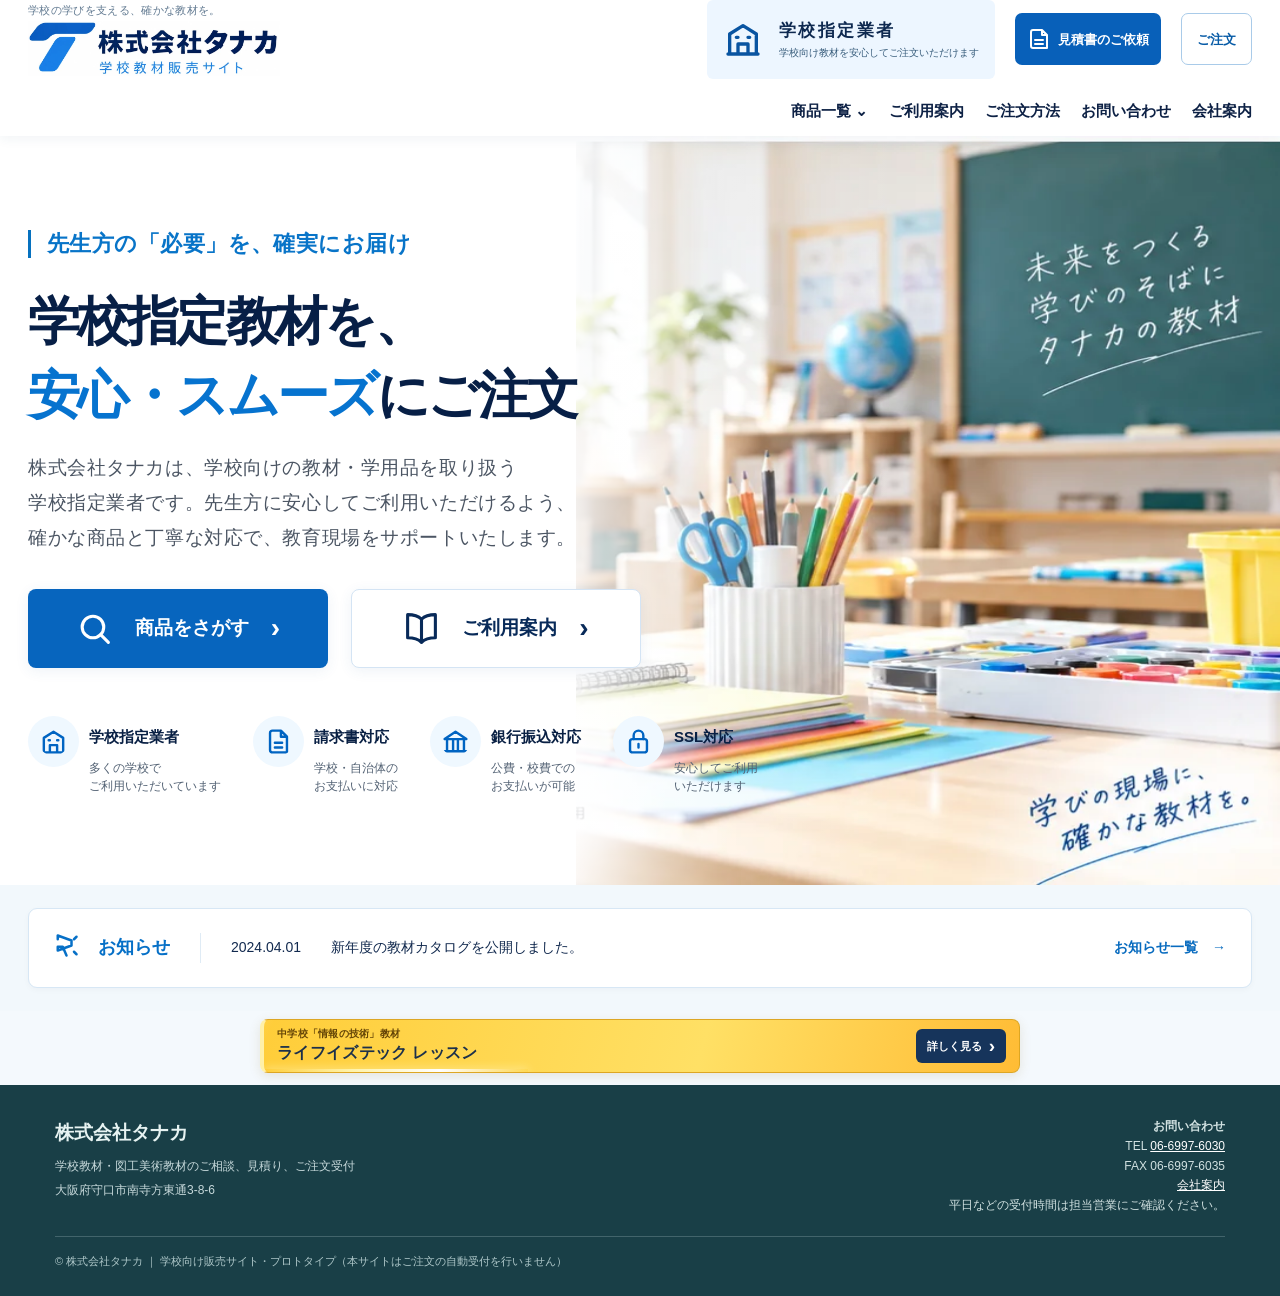
<file: index.html>
<!doctype html><html lang="ja"><head><meta charset="utf-8"><meta name="viewport" content="width=device-width,initial-scale=1"><meta name="theme-color" content="#0765be"><title>トップページ｜株式会社タナカ 学校教材販売サイト</title><meta name="description" content="株式会社タナカの学校向け教材販売サイト。学校向け教材の紹介・ご注文・お見積り。"><link rel="stylesheet" href="assets/site.css?v=4122c7b"><link rel="icon" type="image/x-icon" href="assets/tanaka-favicon.ico"></head><body><header class="t-header"><div class="t-width t-headrow"><a aria-label="株式会社タナカ トップ" class="t-brand" href="index.html"><span class="t-motto">学校の学びを支える、確かな教材を。</span><img alt="株式会社タナカ 学校教材販売サイト" class="t-brand-image" height="210" src="assets/logo.webp" width="960"/></a>
<div class="t-dealer"><svg aria-hidden="true" class="" fill="none" height="24" stroke="currentColor" stroke-linecap="round" stroke-linejoin="round" stroke-width="2" viewbox="0 0 24 24" width="24"><path d="M3 21h18M4 21V9l8-5 8 5v12M9 21v-6h6v6M8 11h1m6 0h1"></path></svg><span><b>学校指定業者</b><small>学校向け教材を安心してご注文いただけます</small></span></div>
<nav aria-label="サイト内メニュー" class="t-mainnav"><a href="products/index.html">商品一覧 ⌄</a><a href="guide.html">ご利用案内</a><a href="guide.html">ご注文方法</a><a href="contact.html">お問い合わせ</a><a href="company.html">会社案内</a></nav>
<a class="t-quote" href="order.html?mode=quote"><svg aria-hidden="true" class="" fill="none" height="24" stroke="currentColor" stroke-linecap="round" stroke-linejoin="round" stroke-width="2" viewbox="0 0 24 24" width="24"><path d="M6 3h9l5 5v13H6a2 2 0 0 1-2-2V5a2 2 0 0 1 2-2Zm9 0v5h5M8 13h8M8 17h8"></path></svg> 見積書のご依頼</a><a class="t-order" href="order.html?mode=order">ご注文</a>
</div></header><main id="top"><section aria-label="タナカの学校教材販売サイト" class="t-hero"><div aria-hidden="true" class="t-hero-photo"><img src="assets/classroom.webp" alt="" decoding="async"></div><div class="t-hero-fade"></div><div class="t-width t-hero-inner"><div class="t-hero-copy"><div class="t-eyebrow">先生方の「必要」を、確実にお届け</div><h1><span class="t-headline-unit">学校指定教材を、</span><br/><em>安心・スムーズ</em>にご注文</h1><p>株式会社タナカは、学校向けの教材・学用品を取り扱う<br class="t-desktop"/>学校指定業者です。先生方に安心してご利用いただけるよう、<br class="t-desktop"/>確かな商品と丁寧な対応で、教育現場をサポートいたします。</p><div class="t-hero-actions"><a class="t-button t-button-primary" href="products/index.html"><svg aria-hidden="true" class="" fill="none" height="24" stroke="currentColor" stroke-linecap="round" stroke-linejoin="round" stroke-width="2" viewbox="0 0 24 24" width="24"><circle cx="11" cy="11" r="7"></circle><path d="m16 16 5 5"></path></svg>商品をさがす <span aria-hidden="true">›</span></a><a class="t-button t-button-light" href="guide.html"><svg aria-hidden="true" class="" fill="none" height="24" stroke="currentColor" stroke-linecap="round" stroke-linejoin="round" stroke-width="2" viewbox="0 0 24 24" width="24"><path d="M12 6c-2-2-5-3-9-3v15c4 0 7 1 9 3 2-2 5-3 9-3V3c-4 0-7 1-9 3Zm0 0v15"></path></svg>ご利用案内 <span aria-hidden="true">›</span></a></div>
<div class="t-trust">
<div><svg aria-hidden="true" class="" fill="none" height="24" stroke="currentColor" stroke-linecap="round" stroke-linejoin="round" stroke-width="2" viewbox="0 0 24 24" width="24"><path d="M3 21h18M4 21V9l8-5 8 5v12M9 21v-6h6v6M8 11h1m6 0h1"></path></svg><span><b>学校指定業者</b><small>多くの学校で<br/>ご利用いただいています</small></span></div>
<div><svg aria-hidden="true" class="" fill="none" height="24" stroke="currentColor" stroke-linecap="round" stroke-linejoin="round" stroke-width="2" viewbox="0 0 24 24" width="24"><path d="M7 3h7l5 5v13H7a2 2 0 0 1-2-2V5a2 2 0 0 1 2-2zM14 3v5h5M9 13h6M9 17h6"></path></svg><span><b>請求書対応</b><small>学校・自治体の<br/>お支払いに対応</small></span></div>
<div><svg aria-hidden="true" class="" fill="none" height="24" stroke="currentColor" stroke-linecap="round" stroke-linejoin="round" stroke-width="2" viewbox="0 0 24 24" width="24"><path d="M3 10h18L12 4l-9 6ZM5 10v9M10 10v9M14 10v9M19 10v9M3 20h18"></path></svg><span><b>銀行振込対応</b><small>公費・校費での<br/>お支払いが可能</small></span></div>
<div><svg aria-hidden="true" class="" fill="none" height="24" stroke="currentColor" stroke-linecap="round" stroke-linejoin="round" stroke-width="2" viewbox="0 0 24 24" width="24"><rect height="11" rx="2" width="14" x="5" y="10"></rect><path d="M8 10V7a4 4 0 1 1 8 0v3M12 14v3"></path></svg><span><b>SSL対応</b><small>安心してご利用<br/>いただけます</small></span></div>
</div></div></div></section><section aria-label="お知らせ" class="t-notice"><div class="t-width"><div class="t-noticebar"><strong><svg aria-hidden="true" class="" fill="none" height="24" stroke="currentColor" stroke-linecap="round" stroke-linejoin="round" stroke-width="2" viewbox="0 0 24 24" width="24"><path d="M3 11v3l11-4V6L3 2v3M3 11h4l3 7M16 5l2-2M16 15l2 2"></path></svg> お知らせ</strong><span>2024.04.01</span><span class="t-noticecopy">新年度の教材カタログを公開しました。</span><a href="news.html">お知らせ一覧　→</a></div></div></section><aside class="lit-banner" aria-label="ライフイズテック教材のご案内">
  <a class="lit-banner__link" href="https://tanaka-kyouzai.jp/lifeistech/" target="_blank" rel="noopener noreferrer">
    <span class="lit-banner__text">
      <span class="lit-banner__label">中学校「情報の技術」教材</span>
      <strong class="lit-banner__title"><span>ライフイズテック</span> <span>レッスン</span></strong>
    </span>
    <span class="lit-banner__button">詳しく見る <span class="lit-banner__arrow" aria-hidden="true">›</span></span>
  </a>
</aside></main><footer class="footer" id="contact"><div class="wrap"><div class="footer-grid"><div><h3>株式会社タナカ</h3><p>学校教材・図工美術教材のご相談、見積り、ご注文受付<br/>大阪府守口市南寺方東通3-8-6</p></div><div class="footmeta"><strong>お問い合わせ</strong><br/>TEL <a href="tel:0669976030">06-6997-6030</a><br/>FAX 06-6997-6035<br/><a href="company.html">会社案内</a><br/>平日などの受付時間は担当営業にご確認ください。</div></div><div class="footbottom">© 株式会社タナカ ｜ 学校向け販売サイト・プロトタイプ（本サイトはご注文の自動受付を行いません）</div></div></footer></body></html>
</file>
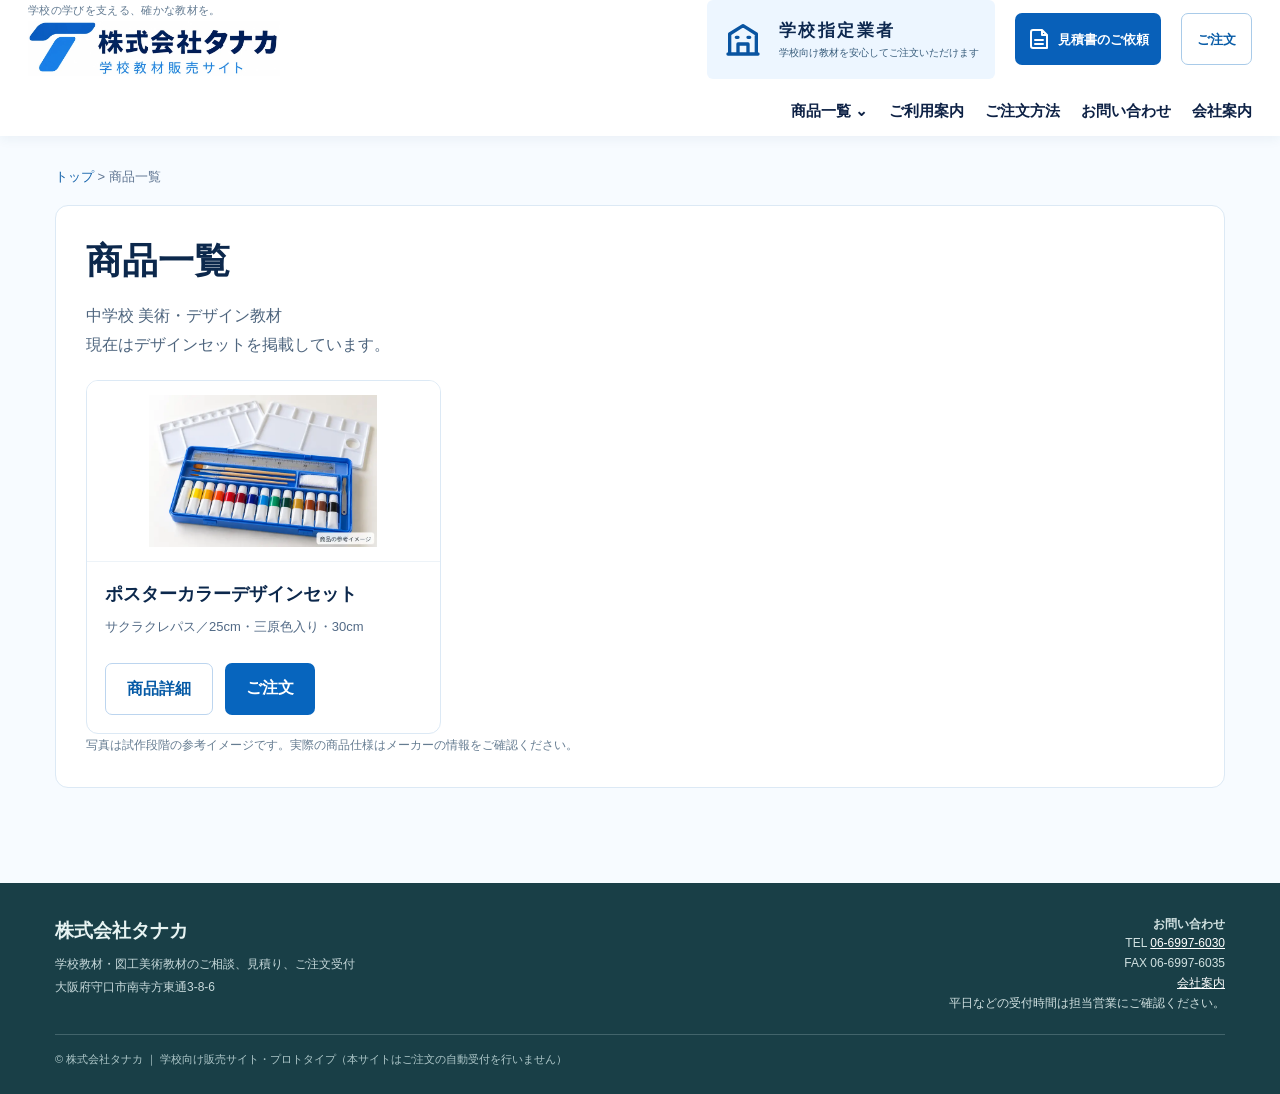
<file: products/index.html>
<!doctype html><html lang="ja"><head><meta charset="utf-8"><meta name="viewport" content="width=device-width,initial-scale=1"><meta name="theme-color" content="#0765be"><title>商品一覧｜株式会社タナカ 学校教材販売サイト</title><meta name="description" content="株式会社タナカの学校向け教材販売サイト。学校向け教材の紹介・ご注文・お見積り。"><link rel="stylesheet" href="../assets/site.css?v=6f45a06"><link rel="icon" type="image/x-icon" href="../assets/tanaka-favicon.ico"></head><body><header class="t-header"><div class="t-width t-headrow"><a aria-label="株式会社タナカ トップ" class="t-brand" href="../index.html"><span class="t-motto">学校の学びを支える、確かな教材を。</span><img alt="株式会社タナカ 学校教材販売サイト" class="t-brand-image" height="210" src="../assets/logo.webp" width="960"/></a>
<div class="t-dealer"><svg aria-hidden="true" class="" fill="none" height="24" stroke="currentColor" stroke-linecap="round" stroke-linejoin="round" stroke-width="2" viewbox="0 0 24 24" width="24"><path d="M3 21h18M4 21V9l8-5 8 5v12M9 21v-6h6v6M8 11h1m6 0h1"></path></svg><span><b>学校指定業者</b><small>学校向け教材を安心してご注文いただけます</small></span></div>
<nav aria-label="サイト内メニュー" class="t-mainnav"><a href="../products/index.html">商品一覧 ⌄</a><a href="../guide.html">ご利用案内</a><a href="../guide.html">ご注文方法</a><a href="../contact.html">お問い合わせ</a><a href="../company.html">会社案内</a></nav>
<a class="t-quote" href="../order.html?mode=quote"><svg aria-hidden="true" class="" fill="none" height="24" stroke="currentColor" stroke-linecap="round" stroke-linejoin="round" stroke-width="2" viewbox="0 0 24 24" width="24"><path d="M6 3h9l5 5v13H6a2 2 0 0 1-2-2V5a2 2 0 0 1 2-2Zm9 0v5h5M8 13h8M8 17h8"></path></svg> 見積書のご依頼</a><a class="t-order" href="../order.html?mode=order">ご注文</a>
</div></header><main id="top"><div class="site-page"><div class="wrap"><nav class="site-breadcrumb" aria-label="現在位置"><a href="../index.html">トップ</a> &gt; 商品一覧</nav><div class="site-panel"><h1>商品一覧</h1><p>中学校 美術・デザイン教材</p><p>現在はデザインセットを掲載しています。</p><div class="site-cat-grid"><div class="site-cat-card"><img src="../assets/design-set-sample.webp" alt="デザインセットの参考イメージ" loading="lazy"><div class="site-cat-text"><h2>ポスターカラーデザインセット</h2><p>サクラクレパス／25cm・三原色入り・30cm</p><div class="site-actions"><a class="site-action ghost" href="design-set.html">商品詳細</a><a class="site-action" href="../order.html?mode=order">ご注文</a></div></div></div></div><p class="site-small-note">写真は試作段階の参考イメージです。実際の商品仕様はメーカーの情報をご確認ください。</p></div></div></div></main><footer class="footer" id="contact"><div class="wrap"><div class="footer-grid"><div><h3>株式会社タナカ</h3><p>学校教材・図工美術教材のご相談、見積り、ご注文受付<br/>大阪府守口市南寺方東通3-8-6</p></div><div class="footmeta"><strong>お問い合わせ</strong><br/>TEL <a href="tel:0669976030">06-6997-6030</a><br/>FAX 06-6997-6035<br/><a href="../company.html">会社案内</a><br/>平日などの受付時間は担当営業にご確認ください。</div></div><div class="footbottom">© 株式会社タナカ ｜ 学校向け販売サイト・プロトタイプ（本サイトはご注文の自動受付を行いません）</div></div></footer></body></html>
</file>
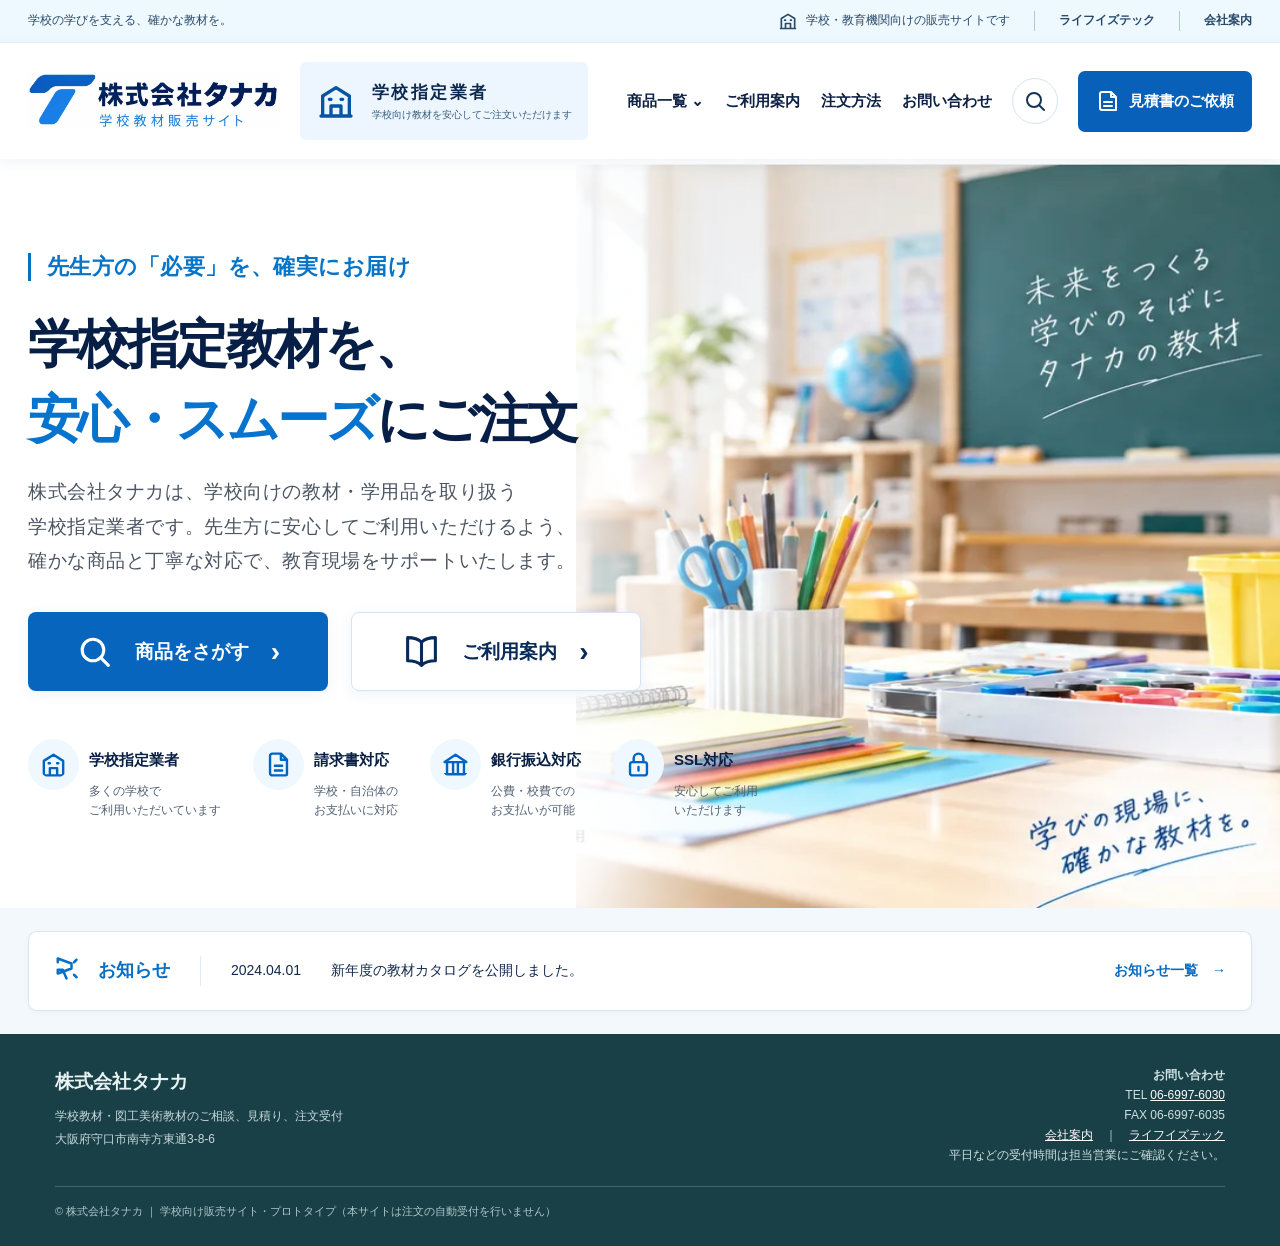
<file: tanaka_school_multisite_github/index.html>
<!doctype html><html lang="ja"><head><meta charset="utf-8"><meta name="viewport" content="width=device-width,initial-scale=1"><meta name="theme-color" content="#0765be"><title>トップページ｜株式会社タナカ 学校教材販売サイト</title><meta name="description" content="株式会社タナカの学校向け教材販売サイト。学校向け教材の紹介・注文・お見積り。"><link rel="stylesheet" href="assets/site.css"></head><body><div class="t-topstrip"><div class="t-width t-stripline"><span>学校の学びを支える、確かな教材を。</span><div class="t-stripright"><span><svg aria-hidden="true" class="" fill="none" height="24" stroke="currentColor" stroke-linecap="round" stroke-linejoin="round" stroke-width="2" viewbox="0 0 24 24" width="24"><path d="M3 21h18M4 21V9l8-5 8 5v12M9 21v-6h6v6M8 11h1m6 0h1"></path></svg> 学校・教育機関向けの販売サイトです</span><a href="https://tanaka-kyouzai.jp/lifeistech/">ライフイズテック</a><a href="company.html">会社案内</a></div></div></div><header class="t-header"><div class="t-width t-headrow"><a aria-label="株式会社タナカ トップ" class="t-brand" href="index.html"><img alt="株式会社タナカ 学校教材販売サイト" class="t-brand-image" height="210" src="assets/logo.webp" width="960"/></a>
<div class="t-dealer"><svg aria-hidden="true" class="" fill="none" height="24" stroke="currentColor" stroke-linecap="round" stroke-linejoin="round" stroke-width="2" viewbox="0 0 24 24" width="24"><path d="M3 21h18M4 21V9l8-5 8 5v12M9 21v-6h6v6M8 11h1m6 0h1"></path></svg><span><b>学校指定業者</b><small>学校向け教材を安心してご注文いただけます</small></span></div>
<nav aria-label="サイト内メニュー" class="t-mainnav"><a href="products/index.html">商品一覧 ⌄</a><a href="guide.html">ご利用案内</a><a href="guide.html">注文方法</a><a href="contact.html">お問い合わせ</a></nav>
<a aria-label="商品を検索する" class="t-headsearch" href="products/index.html"><svg aria-hidden="true" class="" fill="none" height="24" stroke="currentColor" stroke-linecap="round" stroke-linejoin="round" stroke-width="2" viewbox="0 0 24 24" width="24"><circle cx="11" cy="11" r="7"></circle><path d="m16 16 5 5"></path></svg></a><a class="t-quote" href="order.html"><svg aria-hidden="true" class="" fill="none" height="24" stroke="currentColor" stroke-linecap="round" stroke-linejoin="round" stroke-width="2" viewbox="0 0 24 24" width="24"><path d="M6 3h9l5 5v13H6a2 2 0 0 1-2-2V5a2 2 0 0 1 2-2Zm9 0v5h5M8 13h8M8 17h8"></path></svg> 見積書のご依頼</a>
</div></header><div class="t-mobile-links"><a href="https://tanaka-kyouzai.jp/lifeistech/">ライフイズテック</a><a href="company.html">会社案内</a></div><main id="top"><section aria-label="タナカの学校教材販売サイト" class="t-hero"><div aria-hidden="true" class="t-hero-photo"></div><div class="t-hero-fade"></div><div class="t-width t-hero-inner"><div class="t-hero-copy"><div class="t-eyebrow">先生方の「必要」を、確実にお届け</div><h1>学校指定教材を、<br/><em>安心・スムーズ</em>にご注文</h1><p>株式会社タナカは、学校向けの教材・学用品を取り扱う<br class="t-desktop"/>学校指定業者です。先生方に安心してご利用いただけるよう、<br class="t-desktop"/>確かな商品と丁寧な対応で、教育現場をサポートいたします。</p><div class="t-hero-actions"><a class="t-button t-button-primary" href="products/index.html"><svg aria-hidden="true" class="" fill="none" height="24" stroke="currentColor" stroke-linecap="round" stroke-linejoin="round" stroke-width="2" viewbox="0 0 24 24" width="24"><circle cx="11" cy="11" r="7"></circle><path d="m16 16 5 5"></path></svg>商品をさがす <span aria-hidden="true">›</span></a><a class="t-button t-button-light" href="guide.html"><svg aria-hidden="true" class="" fill="none" height="24" stroke="currentColor" stroke-linecap="round" stroke-linejoin="round" stroke-width="2" viewbox="0 0 24 24" width="24"><path d="M12 6c-2-2-5-3-9-3v15c4 0 7 1 9 3 2-2 5-3 9-3V3c-4 0-7 1-9 3Zm0 0v15"></path></svg>ご利用案内 <span aria-hidden="true">›</span></a></div>
<div class="t-trust">
<div><svg aria-hidden="true" class="" fill="none" height="24" stroke="currentColor" stroke-linecap="round" stroke-linejoin="round" stroke-width="2" viewbox="0 0 24 24" width="24"><path d="M3 21h18M4 21V9l8-5 8 5v12M9 21v-6h6v6M8 11h1m6 0h1"></path></svg><span><b>学校指定業者</b><small>多くの学校で<br/>ご利用いただいています</small></span></div>
<div><svg aria-hidden="true" class="" fill="none" height="24" stroke="currentColor" stroke-linecap="round" stroke-linejoin="round" stroke-width="2" viewbox="0 0 24 24" width="24"><path d="M7 3h7l5 5v13H7a2 2 0 0 1-2-2V5a2 2 0 0 1 2-2zM14 3v5h5M9 13h6M9 17h6"></path></svg><span><b>請求書対応</b><small>学校・自治体の<br/>お支払いに対応</small></span></div>
<div><svg aria-hidden="true" class="" fill="none" height="24" stroke="currentColor" stroke-linecap="round" stroke-linejoin="round" stroke-width="2" viewbox="0 0 24 24" width="24"><path d="M3 10h18L12 4l-9 6ZM5 10v9M10 10v9M14 10v9M19 10v9M3 20h18"></path></svg><span><b>銀行振込対応</b><small>公費・校費での<br/>お支払いが可能</small></span></div>
<div><svg aria-hidden="true" class="" fill="none" height="24" stroke="currentColor" stroke-linecap="round" stroke-linejoin="round" stroke-width="2" viewbox="0 0 24 24" width="24"><rect height="11" rx="2" width="14" x="5" y="10"></rect><path d="M8 10V7a4 4 0 1 1 8 0v3M12 14v3"></path></svg><span><b>SSL対応</b><small>安心してご利用<br/>いただけます</small></span></div>
</div></div></div></section><section aria-label="お知らせ" class="t-notice"><div class="t-width"><div class="t-noticebar"><strong><svg aria-hidden="true" class="" fill="none" height="24" stroke="currentColor" stroke-linecap="round" stroke-linejoin="round" stroke-width="2" viewbox="0 0 24 24" width="24"><path d="M3 11v3l11-4V6L3 2v3M3 11h4l3 7M16 5l2-2M16 15l2 2"></path></svg> お知らせ</strong><span>2024.04.01</span><span class="t-noticecopy">新年度の教材カタログを公開しました。</span><a href="news.html">お知らせ一覧　→</a></div></div></section></main><footer class="footer" id="contact"><div class="wrap"><div class="footer-grid"><div><h3>株式会社タナカ</h3><p>学校教材・図工美術教材のご相談、見積り、注文受付<br/>大阪府守口市南寺方東通3-8-6</p></div><div class="footmeta"><strong>お問い合わせ</strong><br/>TEL <a href="tel:0669976030">06-6997-6030</a><br/>FAX 06-6997-6035<br/><a href="company.html">会社案内</a>　｜　<a href="https://tanaka-kyouzai.jp/lifeistech/">ライフイズテック</a><br/>平日などの受付時間は担当営業にご確認ください。</div></div><div class="footbottom">© 株式会社タナカ ｜ 学校向け販売サイト・プロトタイプ（本サイトは注文の自動受付を行いません）</div></div></footer></body></html>
</file>
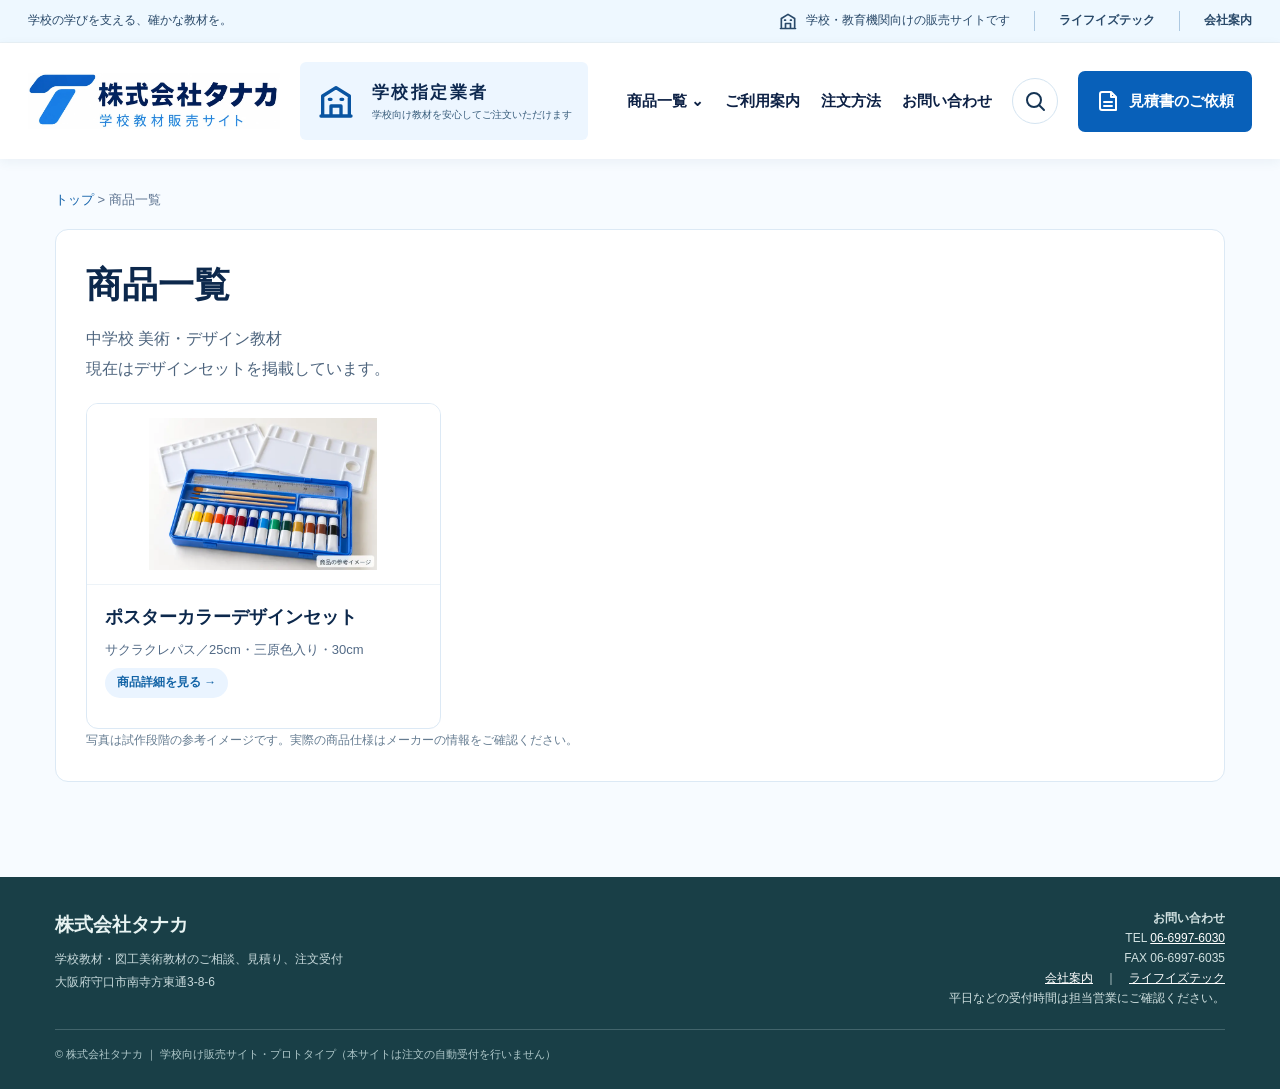
<file: tanaka_school_multisite_github/products/index.html>
<!doctype html><html lang="ja"><head><meta charset="utf-8"><meta name="viewport" content="width=device-width,initial-scale=1"><meta name="theme-color" content="#0765be"><title>商品一覧｜株式会社タナカ 学校教材販売サイト</title><meta name="description" content="株式会社タナカの学校向け教材販売サイト。学校向け教材の紹介・注文・お見積り。"><link rel="stylesheet" href="../assets/site.css"></head><body><div class="t-topstrip"><div class="t-width t-stripline"><span>学校の学びを支える、確かな教材を。</span><div class="t-stripright"><span><svg aria-hidden="true" class="" fill="none" height="24" stroke="currentColor" stroke-linecap="round" stroke-linejoin="round" stroke-width="2" viewbox="0 0 24 24" width="24"><path d="M3 21h18M4 21V9l8-5 8 5v12M9 21v-6h6v6M8 11h1m6 0h1"></path></svg> 学校・教育機関向けの販売サイトです</span><a href="https://tanaka-kyouzai.jp/lifeistech/">ライフイズテック</a><a href="../company.html">会社案内</a></div></div></div><header class="t-header"><div class="t-width t-headrow"><a aria-label="株式会社タナカ トップ" class="t-brand" href="../index.html"><img alt="株式会社タナカ 学校教材販売サイト" class="t-brand-image" height="210" src="../assets/logo.webp" width="960"/></a>
<div class="t-dealer"><svg aria-hidden="true" class="" fill="none" height="24" stroke="currentColor" stroke-linecap="round" stroke-linejoin="round" stroke-width="2" viewbox="0 0 24 24" width="24"><path d="M3 21h18M4 21V9l8-5 8 5v12M9 21v-6h6v6M8 11h1m6 0h1"></path></svg><span><b>学校指定業者</b><small>学校向け教材を安心してご注文いただけます</small></span></div>
<nav aria-label="サイト内メニュー" class="t-mainnav"><a href="../products/index.html">商品一覧 ⌄</a><a href="../guide.html">ご利用案内</a><a href="../guide.html">注文方法</a><a href="../contact.html">お問い合わせ</a></nav>
<a aria-label="商品を検索する" class="t-headsearch" href="../products/index.html"><svg aria-hidden="true" class="" fill="none" height="24" stroke="currentColor" stroke-linecap="round" stroke-linejoin="round" stroke-width="2" viewbox="0 0 24 24" width="24"><circle cx="11" cy="11" r="7"></circle><path d="m16 16 5 5"></path></svg></a><a class="t-quote" href="../order.html"><svg aria-hidden="true" class="" fill="none" height="24" stroke="currentColor" stroke-linecap="round" stroke-linejoin="round" stroke-width="2" viewbox="0 0 24 24" width="24"><path d="M6 3h9l5 5v13H6a2 2 0 0 1-2-2V5a2 2 0 0 1 2-2Zm9 0v5h5M8 13h8M8 17h8"></path></svg> 見積書のご依頼</a>
</div></header><div class="t-mobile-links"><a href="https://tanaka-kyouzai.jp/lifeistech/">ライフイズテック</a><a href="../company.html">会社案内</a></div><main id="top"><div class="site-page"><div class="wrap"><nav class="site-breadcrumb" aria-label="現在位置"><a href="../index.html">トップ</a> &gt; 商品一覧</nav><div class="site-panel"><h1>商品一覧</h1><p>中学校 美術・デザイン教材</p><p>現在はデザインセットを掲載しています。</p><div class="site-cat-grid"><a class="site-cat-card" href="design-set.html"><img src="../assets/design-set-sample.webp" alt="デザインセットの参考イメージ" loading="lazy"><div class="site-cat-text"><h2>ポスターカラーデザインセット</h2><p>サクラクレパス／25cm・三原色入り・30cm</p><span class="site-pill">商品詳細を見る →</span></div></a></div><p class="site-small-note">写真は試作段階の参考イメージです。実際の商品仕様はメーカーの情報をご確認ください。</p></div></div></div></main><footer class="footer" id="contact"><div class="wrap"><div class="footer-grid"><div><h3>株式会社タナカ</h3><p>学校教材・図工美術教材のご相談、見積り、注文受付<br/>大阪府守口市南寺方東通3-8-6</p></div><div class="footmeta"><strong>お問い合わせ</strong><br/>TEL <a href="tel:0669976030">06-6997-6030</a><br/>FAX 06-6997-6035<br/><a href="../company.html">会社案内</a>　｜　<a href="https://tanaka-kyouzai.jp/lifeistech/">ライフイズテック</a><br/>平日などの受付時間は担当営業にご確認ください。</div></div><div class="footbottom">© 株式会社タナカ ｜ 学校向け販売サイト・プロトタイプ（本サイトは注文の自動受付を行いません）</div></div></footer></body></html>
</file>
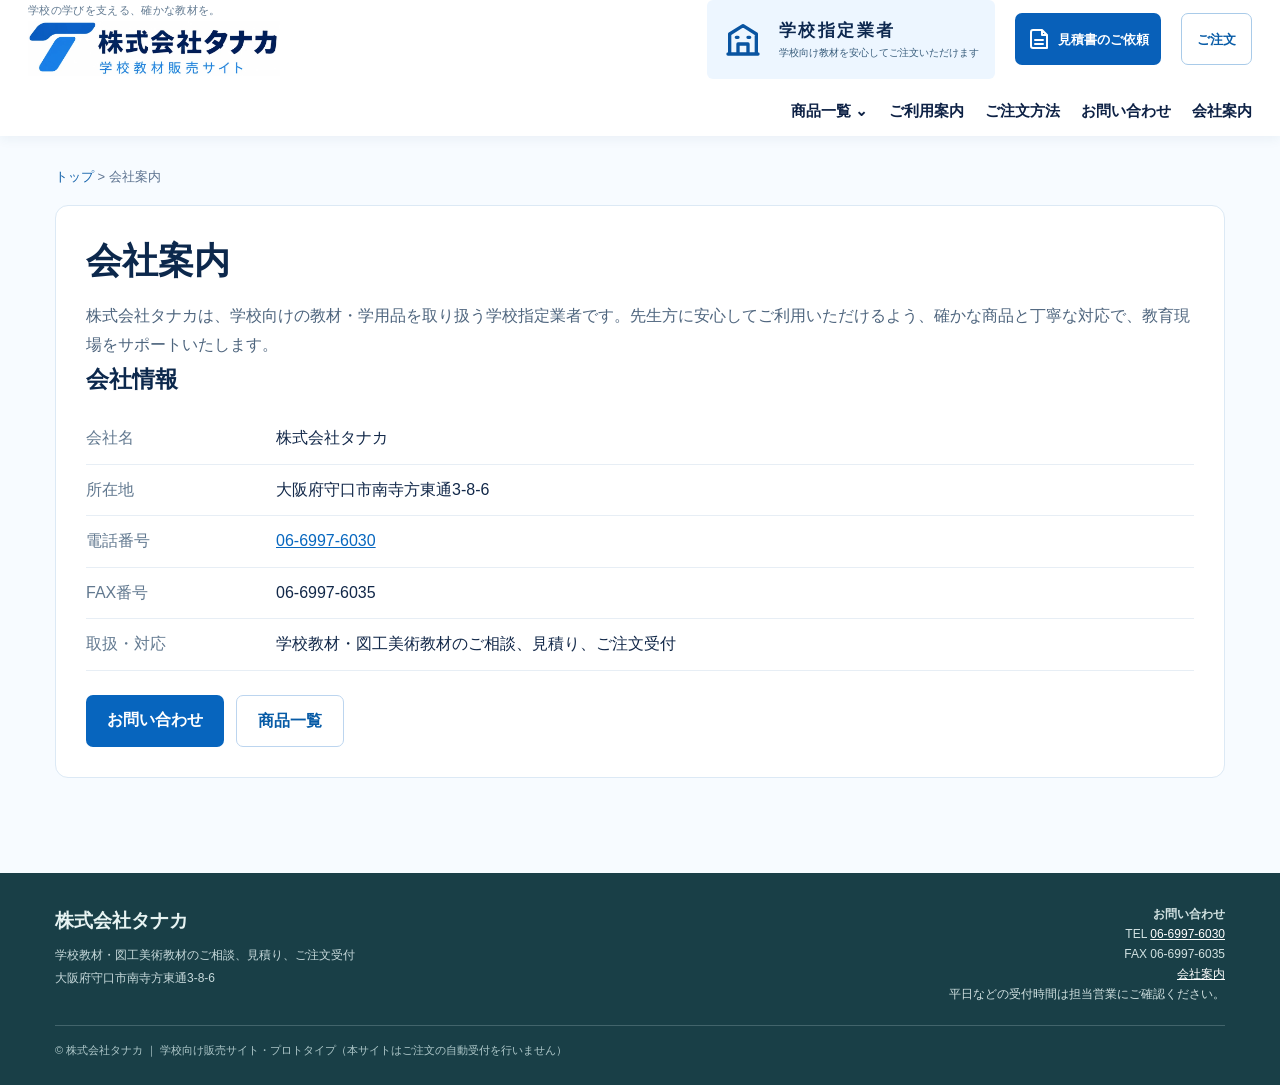
<file: company.html>
<!doctype html><html lang="ja"><head><meta charset="utf-8"><meta name="viewport" content="width=device-width,initial-scale=1"><meta name="theme-color" content="#0765be"><title>会社案内｜株式会社タナカ 学校教材販売サイト</title><meta name="description" content="株式会社タナカの学校向け教材販売サイト。学校向け教材の紹介・ご注文・お見積り。"><link rel="stylesheet" href="assets/site.css?v=6f45a06"><link rel="icon" type="image/x-icon" href="assets/tanaka-favicon.ico"></head><body><header class="t-header"><div class="t-width t-headrow"><a aria-label="株式会社タナカ トップ" class="t-brand" href="index.html"><span class="t-motto">学校の学びを支える、確かな教材を。</span><img alt="株式会社タナカ 学校教材販売サイト" class="t-brand-image" height="210" src="assets/logo.webp" width="960"/></a>
<div class="t-dealer"><svg aria-hidden="true" class="" fill="none" height="24" stroke="currentColor" stroke-linecap="round" stroke-linejoin="round" stroke-width="2" viewbox="0 0 24 24" width="24"><path d="M3 21h18M4 21V9l8-5 8 5v12M9 21v-6h6v6M8 11h1m6 0h1"></path></svg><span><b>学校指定業者</b><small>学校向け教材を安心してご注文いただけます</small></span></div>
<nav aria-label="サイト内メニュー" class="t-mainnav"><a href="products/index.html">商品一覧 ⌄</a><a href="guide.html">ご利用案内</a><a href="guide.html">ご注文方法</a><a href="contact.html">お問い合わせ</a><a href="company.html">会社案内</a></nav>
<a class="t-quote" href="order.html?mode=quote"><svg aria-hidden="true" class="" fill="none" height="24" stroke="currentColor" stroke-linecap="round" stroke-linejoin="round" stroke-width="2" viewbox="0 0 24 24" width="24"><path d="M6 3h9l5 5v13H6a2 2 0 0 1-2-2V5a2 2 0 0 1 2-2Zm9 0v5h5M8 13h8M8 17h8"></path></svg> 見積書のご依頼</a><a class="t-order" href="order.html?mode=order">ご注文</a>
</div></header><main id="top"><div class="site-page"><div class="wrap"><nav class="site-breadcrumb" aria-label="現在位置"><a href="index.html">トップ</a> &gt; 会社案内</nav><div class="site-panel"><h1>会社案内</h1><p>株式会社タナカは、学校向けの教材・学用品を取り扱う学校指定業者です。先生方に安心してご利用いただけるよう、確かな商品と丁寧な対応で、教育現場をサポートいたします。</p><h2>会社情報</h2><dl class="site-info-list"><dt>会社名</dt><dd>株式会社タナカ</dd><dt>所在地</dt><dd>大阪府守口市南寺方東通3-8-6</dd><dt>電話番号</dt><dd><a href="tel:0669976030">06-6997-6030</a></dd><dt>FAX番号</dt><dd>06-6997-6035</dd><dt>取扱・対応</dt><dd>学校教材・図工美術教材のご相談、見積り、ご注文受付</dd></dl><div class="site-actions"><a class="site-action" href="contact.html">お問い合わせ</a><a class="site-action ghost" href="products/index.html">商品一覧</a></div></div></div></div></main><footer class="footer" id="contact"><div class="wrap"><div class="footer-grid"><div><h3>株式会社タナカ</h3><p>学校教材・図工美術教材のご相談、見積り、ご注文受付<br/>大阪府守口市南寺方東通3-8-6</p></div><div class="footmeta"><strong>お問い合わせ</strong><br/>TEL <a href="tel:0669976030">06-6997-6030</a><br/>FAX 06-6997-6035<br/><a href="company.html">会社案内</a><br/>平日などの受付時間は担当営業にご確認ください。</div></div><div class="footbottom">© 株式会社タナカ ｜ 学校向け販売サイト・プロトタイプ（本サイトはご注文の自動受付を行いません）</div></div></footer></body></html>
</file>
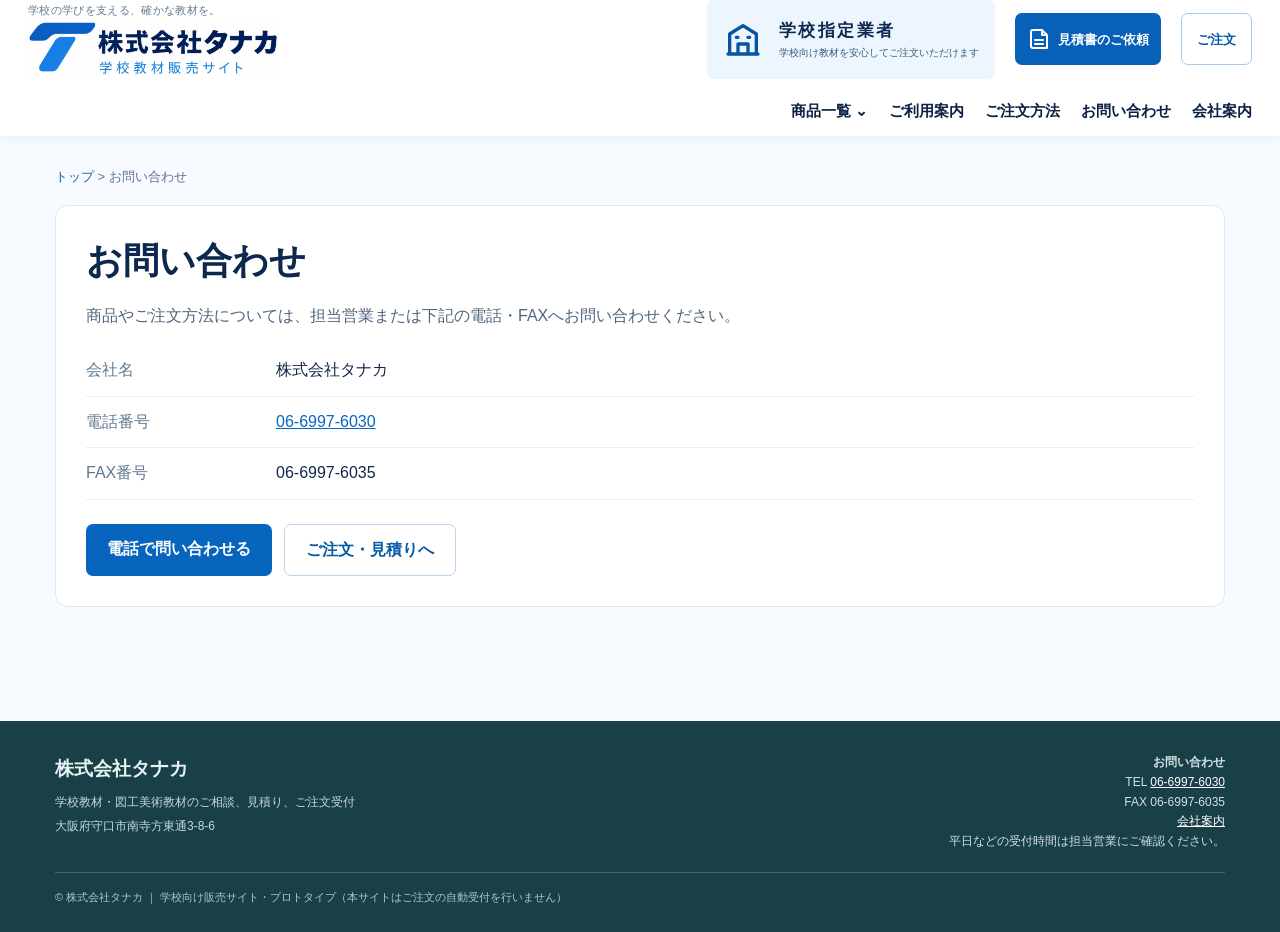
<file: contact.html>
<!doctype html><html lang="ja"><head><meta charset="utf-8"><meta name="viewport" content="width=device-width,initial-scale=1"><meta name="theme-color" content="#0765be"><title>お問い合わせ｜株式会社タナカ 学校教材販売サイト</title><meta name="description" content="株式会社タナカの学校向け教材販売サイト。学校向け教材の紹介・ご注文・お見積り。"><link rel="stylesheet" href="assets/site.css?v=6f45a06"><link rel="icon" type="image/x-icon" href="assets/tanaka-favicon.ico"></head><body><header class="t-header"><div class="t-width t-headrow"><a aria-label="株式会社タナカ トップ" class="t-brand" href="index.html"><span class="t-motto">学校の学びを支える、確かな教材を。</span><img alt="株式会社タナカ 学校教材販売サイト" class="t-brand-image" height="210" src="assets/logo.webp" width="960"/></a>
<div class="t-dealer"><svg aria-hidden="true" class="" fill="none" height="24" stroke="currentColor" stroke-linecap="round" stroke-linejoin="round" stroke-width="2" viewbox="0 0 24 24" width="24"><path d="M3 21h18M4 21V9l8-5 8 5v12M9 21v-6h6v6M8 11h1m6 0h1"></path></svg><span><b>学校指定業者</b><small>学校向け教材を安心してご注文いただけます</small></span></div>
<nav aria-label="サイト内メニュー" class="t-mainnav"><a href="products/index.html">商品一覧 ⌄</a><a href="guide.html">ご利用案内</a><a href="guide.html">ご注文方法</a><a href="contact.html">お問い合わせ</a><a href="company.html">会社案内</a></nav>
<a class="t-quote" href="order.html?mode=quote"><svg aria-hidden="true" class="" fill="none" height="24" stroke="currentColor" stroke-linecap="round" stroke-linejoin="round" stroke-width="2" viewbox="0 0 24 24" width="24"><path d="M6 3h9l5 5v13H6a2 2 0 0 1-2-2V5a2 2 0 0 1 2-2Zm9 0v5h5M8 13h8M8 17h8"></path></svg> 見積書のご依頼</a><a class="t-order" href="order.html?mode=order">ご注文</a>
</div></header><main id="top"><div class="site-page"><div class="wrap"><nav class="site-breadcrumb" aria-label="現在位置"><a href="index.html">トップ</a> &gt; お問い合わせ</nav><div class="site-panel"><h1>お問い合わせ</h1><p>商品やご注文方法については、担当営業または下記の電話・FAXへお問い合わせください。</p><dl class="site-info-list"><dt>会社名</dt><dd>株式会社タナカ</dd><dt>電話番号</dt><dd><a href="tel:0669976030">06-6997-6030</a></dd><dt>FAX番号</dt><dd>06-6997-6035</dd></dl><div class="site-actions"><a class="site-action" href="tel:0669976030">電話で問い合わせる</a><a class="site-action ghost" href="order.html">ご注文・見積りへ</a></div></div></div></div></main><footer class="footer" id="contact"><div class="wrap"><div class="footer-grid"><div><h3>株式会社タナカ</h3><p>学校教材・図工美術教材のご相談、見積り、ご注文受付<br/>大阪府守口市南寺方東通3-8-6</p></div><div class="footmeta"><strong>お問い合わせ</strong><br/>TEL <a href="tel:0669976030">06-6997-6030</a><br/>FAX 06-6997-6035<br/><a href="company.html">会社案内</a><br/>平日などの受付時間は担当営業にご確認ください。</div></div><div class="footbottom">© 株式会社タナカ ｜ 学校向け販売サイト・プロトタイプ（本サイトはご注文の自動受付を行いません）</div></div></footer></body></html>
</file>
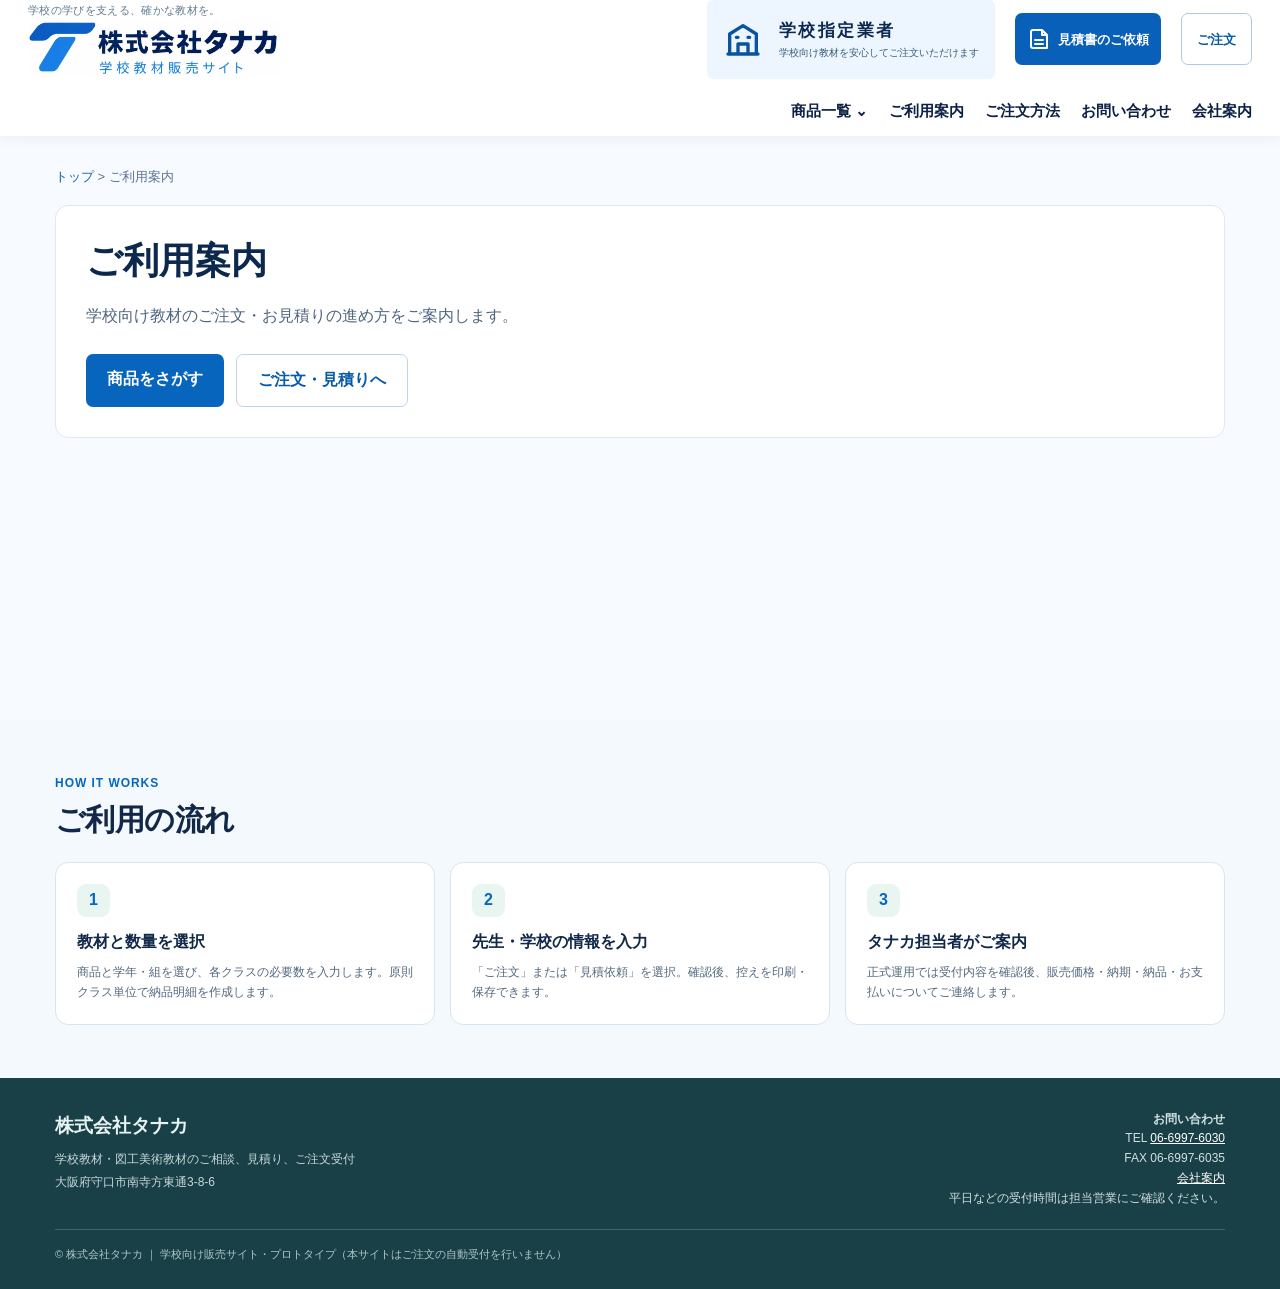
<file: guide.html>
<!doctype html><html lang="ja"><head><meta charset="utf-8"><meta name="viewport" content="width=device-width,initial-scale=1"><meta name="theme-color" content="#0765be"><title>ご利用案内・ご注文方法｜株式会社タナカ 学校教材販売サイト</title><meta name="description" content="株式会社タナカの学校向け教材販売サイト。学校向け教材の紹介・ご注文・お見積り。"><link rel="stylesheet" href="assets/site.css?v=6f45a06"><link rel="icon" type="image/x-icon" href="assets/tanaka-favicon.ico"></head><body><header class="t-header"><div class="t-width t-headrow"><a aria-label="株式会社タナカ トップ" class="t-brand" href="index.html"><span class="t-motto">学校の学びを支える、確かな教材を。</span><img alt="株式会社タナカ 学校教材販売サイト" class="t-brand-image" height="210" src="assets/logo.webp" width="960"/></a>
<div class="t-dealer"><svg aria-hidden="true" class="" fill="none" height="24" stroke="currentColor" stroke-linecap="round" stroke-linejoin="round" stroke-width="2" viewbox="0 0 24 24" width="24"><path d="M3 21h18M4 21V9l8-5 8 5v12M9 21v-6h6v6M8 11h1m6 0h1"></path></svg><span><b>学校指定業者</b><small>学校向け教材を安心してご注文いただけます</small></span></div>
<nav aria-label="サイト内メニュー" class="t-mainnav"><a href="products/index.html">商品一覧 ⌄</a><a href="guide.html">ご利用案内</a><a href="guide.html">ご注文方法</a><a href="contact.html">お問い合わせ</a><a href="company.html">会社案内</a></nav>
<a class="t-quote" href="order.html?mode=quote"><svg aria-hidden="true" class="" fill="none" height="24" stroke="currentColor" stroke-linecap="round" stroke-linejoin="round" stroke-width="2" viewbox="0 0 24 24" width="24"><path d="M6 3h9l5 5v13H6a2 2 0 0 1-2-2V5a2 2 0 0 1 2-2Zm9 0v5h5M8 13h8M8 17h8"></path></svg> 見積書のご依頼</a><a class="t-order" href="order.html?mode=order">ご注文</a>
</div></header><main id="top"><div class="site-page"><div class="wrap"><nav class="site-breadcrumb" aria-label="現在位置"><a href="index.html">トップ</a> &gt; ご利用案内</nav><div class="site-panel"><h1>ご利用案内</h1><p>学校向け教材のご注文・お見積りの進め方をご案内します。</p><div class="site-actions"><a class="site-action" href="products/index.html">商品をさがす</a><a class="site-action ghost" href="order.html">ご注文・見積りへ</a></div></div></div></div><section class="section" id="order"><div class="wrap"><div class="section-head"><div><div class="kicker">HOW IT WORKS</div><h2>ご利用の流れ</h2></div></div><div class="process-grid"><div class="process-step"><div class="num">1</div><h3>教材と数量を選択</h3><p>商品と学年・組を選び、各クラスの必要数を入力します。原則クラス単位で納品明細を作成します。</p></div><div class="process-step"><div class="num">2</div><h3>先生・学校の情報を入力</h3><p>「ご注文」または「見積依頼」を選択。確認後、控えを印刷・保存できます。</p></div><div class="process-step"><div class="num">3</div><h3>タナカ担当者がご案内</h3><p>正式運用では受付内容を確認後、販売価格・納期・納品・お支払いについてご連絡します。</p></div></div></div></section></main><footer class="footer" id="contact"><div class="wrap"><div class="footer-grid"><div><h3>株式会社タナカ</h3><p>学校教材・図工美術教材のご相談、見積り、ご注文受付<br/>大阪府守口市南寺方東通3-8-6</p></div><div class="footmeta"><strong>お問い合わせ</strong><br/>TEL <a href="tel:0669976030">06-6997-6030</a><br/>FAX 06-6997-6035<br/><a href="company.html">会社案内</a><br/>平日などの受付時間は担当営業にご確認ください。</div></div><div class="footbottom">© 株式会社タナカ ｜ 学校向け販売サイト・プロトタイプ（本サイトはご注文の自動受付を行いません）</div></div></footer></body></html>
</file>
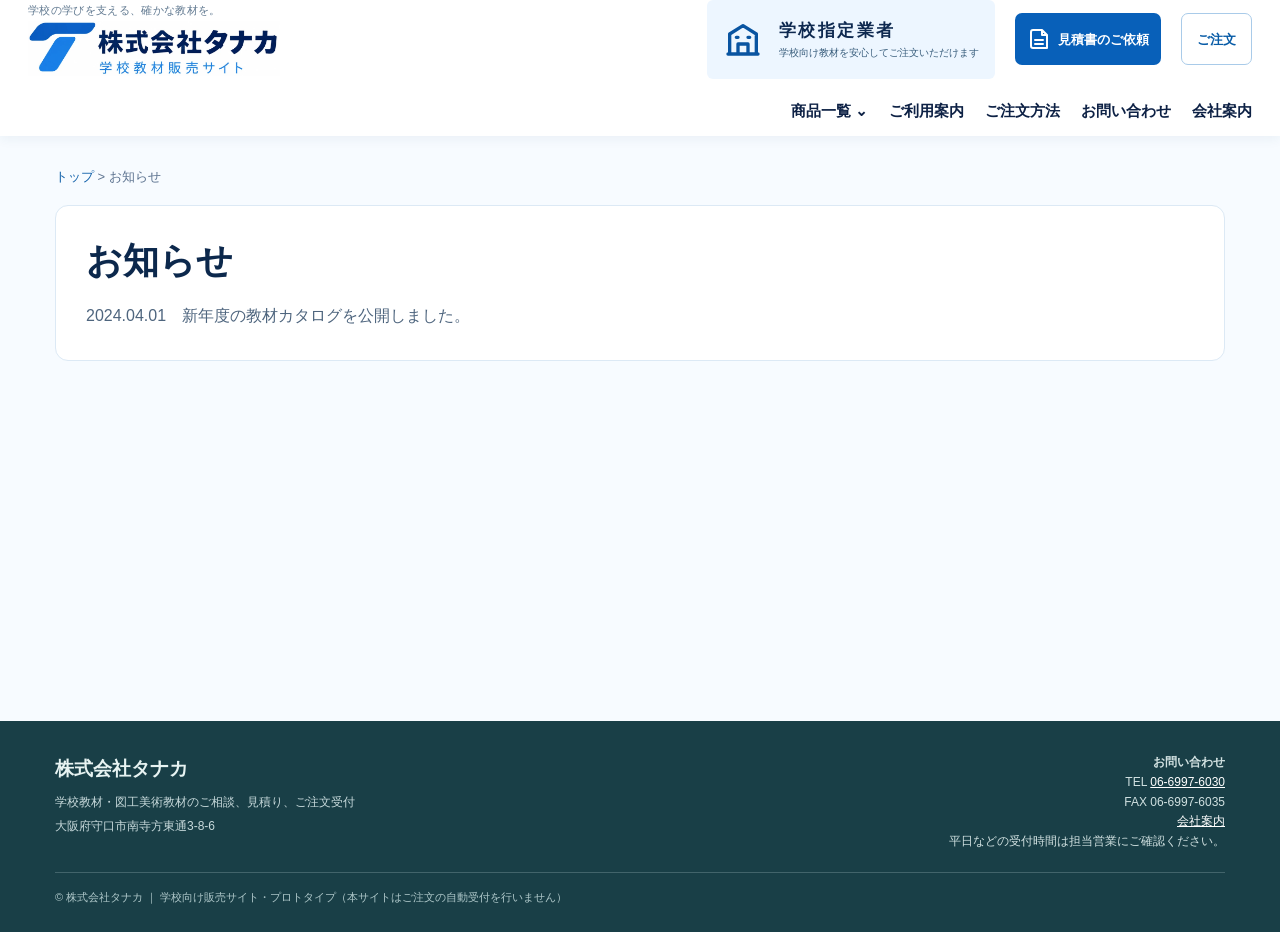
<file: news.html>
<!doctype html><html lang="ja"><head><meta charset="utf-8"><meta name="viewport" content="width=device-width,initial-scale=1"><meta name="theme-color" content="#0765be"><title>お知らせ｜株式会社タナカ 学校教材販売サイト</title><meta name="description" content="株式会社タナカの学校向け教材販売サイト。学校向け教材の紹介・ご注文・お見積り。"><link rel="stylesheet" href="assets/site.css?v=6f45a06"><link rel="icon" type="image/x-icon" href="assets/tanaka-favicon.ico"></head><body><header class="t-header"><div class="t-width t-headrow"><a aria-label="株式会社タナカ トップ" class="t-brand" href="index.html"><span class="t-motto">学校の学びを支える、確かな教材を。</span><img alt="株式会社タナカ 学校教材販売サイト" class="t-brand-image" height="210" src="assets/logo.webp" width="960"/></a>
<div class="t-dealer"><svg aria-hidden="true" class="" fill="none" height="24" stroke="currentColor" stroke-linecap="round" stroke-linejoin="round" stroke-width="2" viewbox="0 0 24 24" width="24"><path d="M3 21h18M4 21V9l8-5 8 5v12M9 21v-6h6v6M8 11h1m6 0h1"></path></svg><span><b>学校指定業者</b><small>学校向け教材を安心してご注文いただけます</small></span></div>
<nav aria-label="サイト内メニュー" class="t-mainnav"><a href="products/index.html">商品一覧 ⌄</a><a href="guide.html">ご利用案内</a><a href="guide.html">ご注文方法</a><a href="contact.html">お問い合わせ</a><a href="company.html">会社案内</a></nav>
<a class="t-quote" href="order.html?mode=quote"><svg aria-hidden="true" class="" fill="none" height="24" stroke="currentColor" stroke-linecap="round" stroke-linejoin="round" stroke-width="2" viewbox="0 0 24 24" width="24"><path d="M6 3h9l5 5v13H6a2 2 0 0 1-2-2V5a2 2 0 0 1 2-2Zm9 0v5h5M8 13h8M8 17h8"></path></svg> 見積書のご依頼</a><a class="t-order" href="order.html?mode=order">ご注文</a>
</div></header><main id="top"><div class="site-page"><div class="wrap"><nav class="site-breadcrumb" aria-label="現在位置"><a href="index.html">トップ</a> &gt; お知らせ</nav><div class="site-panel"><h1>お知らせ</h1><p>2024.04.01　新年度の教材カタログを公開しました。</p></div></div></div></main><footer class="footer" id="contact"><div class="wrap"><div class="footer-grid"><div><h3>株式会社タナカ</h3><p>学校教材・図工美術教材のご相談、見積り、ご注文受付<br/>大阪府守口市南寺方東通3-8-6</p></div><div class="footmeta"><strong>お問い合わせ</strong><br/>TEL <a href="tel:0669976030">06-6997-6030</a><br/>FAX 06-6997-6035<br/><a href="company.html">会社案内</a><br/>平日などの受付時間は担当営業にご確認ください。</div></div><div class="footbottom">© 株式会社タナカ ｜ 学校向け販売サイト・プロトタイプ（本サイトはご注文の自動受付を行いません）</div></div></footer></body></html>
</file>
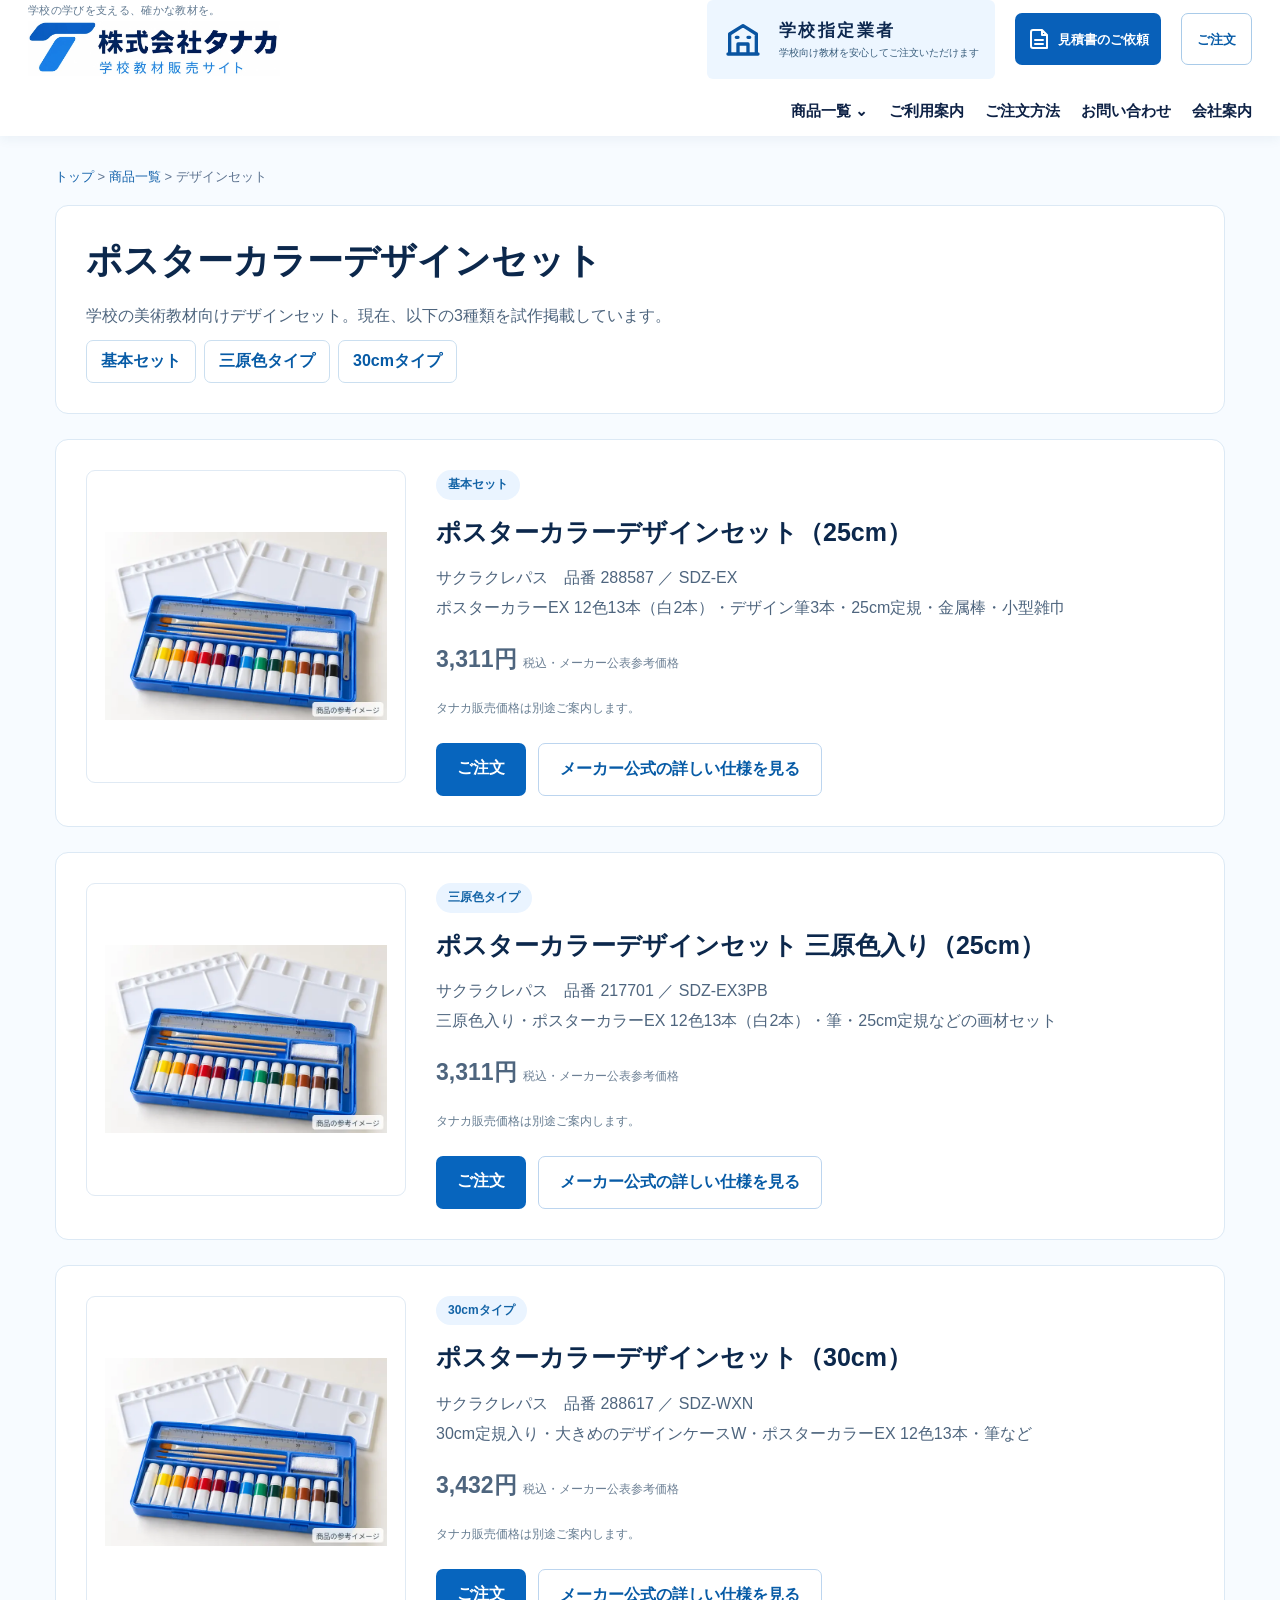
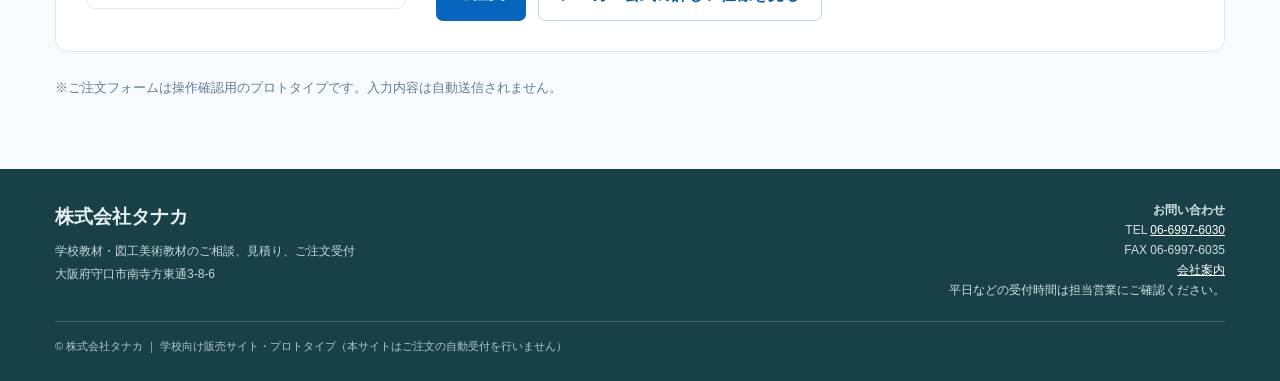
<file: products/design-set.html>
<!doctype html><html lang="ja"><head><meta charset="utf-8"><meta name="viewport" content="width=device-width,initial-scale=1"><meta name="theme-color" content="#0765be"><title>デザインセット 商品紹介｜株式会社タナカ 学校教材販売サイト</title><meta name="description" content="株式会社タナカの学校向け教材販売サイト。学校向け教材の紹介・ご注文・お見積り。"><link rel="stylesheet" href="../assets/site.css?v=6f45a06"><link rel="icon" type="image/x-icon" href="../assets/tanaka-favicon.ico"></head><body><header class="t-header"><div class="t-width t-headrow"><a aria-label="株式会社タナカ トップ" class="t-brand" href="../index.html"><span class="t-motto">学校の学びを支える、確かな教材を。</span><img alt="株式会社タナカ 学校教材販売サイト" class="t-brand-image" height="210" src="../assets/logo.webp" width="960"/></a>
<div class="t-dealer"><svg aria-hidden="true" class="" fill="none" height="24" stroke="currentColor" stroke-linecap="round" stroke-linejoin="round" stroke-width="2" viewbox="0 0 24 24" width="24"><path d="M3 21h18M4 21V9l8-5 8 5v12M9 21v-6h6v6M8 11h1m6 0h1"></path></svg><span><b>学校指定業者</b><small>学校向け教材を安心してご注文いただけます</small></span></div>
<nav aria-label="サイト内メニュー" class="t-mainnav"><a href="../products/index.html">商品一覧 ⌄</a><a href="../guide.html">ご利用案内</a><a href="../guide.html">ご注文方法</a><a href="../contact.html">お問い合わせ</a><a href="../company.html">会社案内</a></nav>
<a class="t-quote" href="../order.html?mode=quote"><svg aria-hidden="true" class="" fill="none" height="24" stroke="currentColor" stroke-linecap="round" stroke-linejoin="round" stroke-width="2" viewbox="0 0 24 24" width="24"><path d="M6 3h9l5 5v13H6a2 2 0 0 1-2-2V5a2 2 0 0 1 2-2Zm9 0v5h5M8 13h8M8 17h8"></path></svg> 見積書のご依頼</a><a class="t-order" href="../order.html?mode=order">ご注文</a>
</div></header><main id="top"><div class="site-page"><div class="wrap"><nav class="site-breadcrumb" aria-label="現在位置"><a href="../index.html">トップ</a> &gt; <a href="index.html">商品一覧</a> &gt; デザインセット</nav><div class="site-panel"><h1>ポスターカラーデザインセット</h1><p>学校の美術教材向けデザインセット。現在、以下の3種類を試作掲載しています。</p><div class="site-subnav"><a href="#item-288587">基本セット</a><a href="#item-217701">三原色タイプ</a><a href="#item-288617">30cmタイプ</a></div></div><article class="site-panel site-detail" id="item-288587"><div class="site-detail-photo"><img src="../assets/design-set-sample.webp" alt="デザインセットの参考イメージ" loading="lazy"><img class="photo-real" src="https://www.craypas.co.jp/assets/product/288587.jpg" alt="ポスターカラーデザインセット（25cm）の商品写真" loading="lazy" onload="this.style.opacity=1" onerror="this.remove()"></div><div><span class="site-pill">基本セット</span><h2 class="site-detail-name">ポスターカラーデザインセット（25cm）</h2><p>サクラクレパス　品番 288587 ／ SDZ-EX</p><p>ポスターカラーEX 12色13本（白2本）・デザイン筆3本・25cm定規・金属棒・小型雑巾</p><p class="site-price">3,311円 <small>税込・メーカー公表参考価格</small></p><p class="site-small-note">タナカ販売価格は別途ご案内します。</p><div class="site-actions"><a class="site-action" href="../order.html?mode=order&amp;product=288587">ご注文</a><a class="site-action ghost" href="https://www.craypas.co.jp/products/painting-school/019/0068/288587.html" target="_blank" rel="noopener noreferrer">メーカー公式の詳しい仕様を見る</a></div></div></article><article class="site-panel site-detail" id="item-217701"><div class="site-detail-photo"><img src="../assets/design-set-sample.webp" alt="デザインセットの参考イメージ" loading="lazy"><img class="photo-real" src="https://www.craypas.co.jp/assets/product/217701.jpg" alt="ポスターカラーデザインセット 三原色入り（25cm）の商品写真" loading="lazy" onload="this.style.opacity=1" onerror="this.remove()"></div><div><span class="site-pill">三原色タイプ</span><h2 class="site-detail-name">ポスターカラーデザインセット 三原色入り（25cm）</h2><p>サクラクレパス　品番 217701 ／ SDZ-EX3PB</p><p>三原色入り・ポスターカラーEX 12色13本（白2本）・筆・25cm定規などの画材セット</p><p class="site-price">3,311円 <small>税込・メーカー公表参考価格</small></p><p class="site-small-note">タナカ販売価格は別途ご案内します。</p><div class="site-actions"><a class="site-action" href="../order.html?mode=order&amp;product=217701">ご注文</a><a class="site-action ghost" href="https://www.craypas.co.jp/products/painting-school/019/0068/217701.html" target="_blank" rel="noopener noreferrer">メーカー公式の詳しい仕様を見る</a></div></div></article><article class="site-panel site-detail" id="item-288617"><div class="site-detail-photo"><img src="../assets/design-set-sample.webp" alt="デザインセットの参考イメージ" loading="lazy"><img class="photo-real" src="https://www.craypas.co.jp/assets/product/288617.jpg" alt="ポスターカラーデザインセット（30cm）の商品写真" loading="lazy" onload="this.style.opacity=1" onerror="this.remove()"></div><div><span class="site-pill">30cmタイプ</span><h2 class="site-detail-name">ポスターカラーデザインセット（30cm）</h2><p>サクラクレパス　品番 288617 ／ SDZ-WXN</p><p>30cm定規入り・大きめのデザインケースW・ポスターカラーEX 12色13本・筆など</p><p class="site-price">3,432円 <small>税込・メーカー公表参考価格</small></p><p class="site-small-note">タナカ販売価格は別途ご案内します。</p><div class="site-actions"><a class="site-action" href="../order.html?mode=order&amp;product=288617">ご注文</a><a class="site-action ghost" href="https://www.craypas.co.jp/products/painting-school/019/0068/288617.html" target="_blank" rel="noopener noreferrer">メーカー公式の詳しい仕様を見る</a></div></div></article><p class="site-simple-notice">※ご注文フォームは操作確認用のプロトタイプです。入力内容は自動送信されません。</p></div></div></main><footer class="footer" id="contact"><div class="wrap"><div class="footer-grid"><div><h3>株式会社タナカ</h3><p>学校教材・図工美術教材のご相談、見積り、ご注文受付<br/>大阪府守口市南寺方東通3-8-6</p></div><div class="footmeta"><strong>お問い合わせ</strong><br/>TEL <a href="tel:0669976030">06-6997-6030</a><br/>FAX 06-6997-6035<br/><a href="../company.html">会社案内</a><br/>平日などの受付時間は担当営業にご確認ください。</div></div><div class="footbottom">© 株式会社タナカ ｜ 学校向け販売サイト・プロトタイプ（本サイトはご注文の自動受付を行いません）</div></div></footer></body></html>
</file>
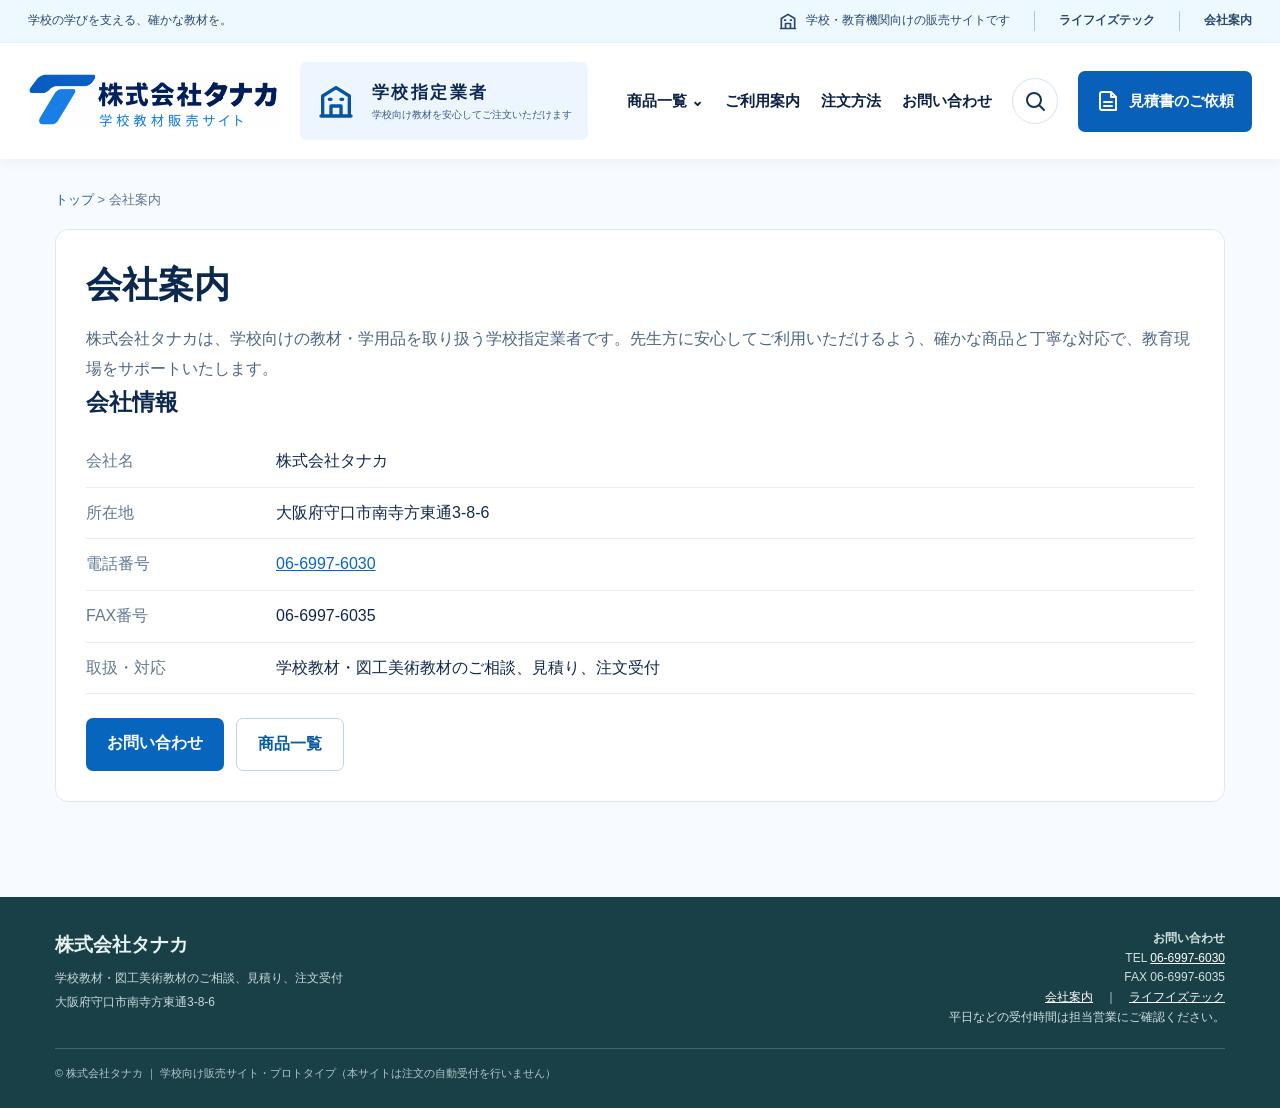
<file: tanaka_school_multisite_github/company.html>
<!doctype html><html lang="ja"><head><meta charset="utf-8"><meta name="viewport" content="width=device-width,initial-scale=1"><meta name="theme-color" content="#0765be"><title>会社案内｜株式会社タナカ 学校教材販売サイト</title><meta name="description" content="株式会社タナカの学校向け教材販売サイト。学校向け教材の紹介・注文・お見積り。"><link rel="stylesheet" href="assets/site.css"></head><body><div class="t-topstrip"><div class="t-width t-stripline"><span>学校の学びを支える、確かな教材を。</span><div class="t-stripright"><span><svg aria-hidden="true" class="" fill="none" height="24" stroke="currentColor" stroke-linecap="round" stroke-linejoin="round" stroke-width="2" viewbox="0 0 24 24" width="24"><path d="M3 21h18M4 21V9l8-5 8 5v12M9 21v-6h6v6M8 11h1m6 0h1"></path></svg> 学校・教育機関向けの販売サイトです</span><a href="https://tanaka-kyouzai.jp/lifeistech/">ライフイズテック</a><a href="company.html">会社案内</a></div></div></div><header class="t-header"><div class="t-width t-headrow"><a aria-label="株式会社タナカ トップ" class="t-brand" href="index.html"><img alt="株式会社タナカ 学校教材販売サイト" class="t-brand-image" height="210" src="assets/logo.webp" width="960"/></a>
<div class="t-dealer"><svg aria-hidden="true" class="" fill="none" height="24" stroke="currentColor" stroke-linecap="round" stroke-linejoin="round" stroke-width="2" viewbox="0 0 24 24" width="24"><path d="M3 21h18M4 21V9l8-5 8 5v12M9 21v-6h6v6M8 11h1m6 0h1"></path></svg><span><b>学校指定業者</b><small>学校向け教材を安心してご注文いただけます</small></span></div>
<nav aria-label="サイト内メニュー" class="t-mainnav"><a href="products/index.html">商品一覧 ⌄</a><a href="guide.html">ご利用案内</a><a href="guide.html">注文方法</a><a href="contact.html">お問い合わせ</a></nav>
<a aria-label="商品を検索する" class="t-headsearch" href="products/index.html"><svg aria-hidden="true" class="" fill="none" height="24" stroke="currentColor" stroke-linecap="round" stroke-linejoin="round" stroke-width="2" viewbox="0 0 24 24" width="24"><circle cx="11" cy="11" r="7"></circle><path d="m16 16 5 5"></path></svg></a><a class="t-quote" href="order.html"><svg aria-hidden="true" class="" fill="none" height="24" stroke="currentColor" stroke-linecap="round" stroke-linejoin="round" stroke-width="2" viewbox="0 0 24 24" width="24"><path d="M6 3h9l5 5v13H6a2 2 0 0 1-2-2V5a2 2 0 0 1 2-2Zm9 0v5h5M8 13h8M8 17h8"></path></svg> 見積書のご依頼</a>
</div></header><div class="t-mobile-links"><a href="https://tanaka-kyouzai.jp/lifeistech/">ライフイズテック</a><a href="company.html">会社案内</a></div><main id="top"><div class="site-page"><div class="wrap"><nav class="site-breadcrumb" aria-label="現在位置"><a href="index.html">トップ</a> &gt; 会社案内</nav><div class="site-panel"><h1>会社案内</h1><p>株式会社タナカは、学校向けの教材・学用品を取り扱う学校指定業者です。先生方に安心してご利用いただけるよう、確かな商品と丁寧な対応で、教育現場をサポートいたします。</p><h2>会社情報</h2><dl class="site-info-list"><dt>会社名</dt><dd>株式会社タナカ</dd><dt>所在地</dt><dd>大阪府守口市南寺方東通3-8-6</dd><dt>電話番号</dt><dd><a href="tel:0669976030">06-6997-6030</a></dd><dt>FAX番号</dt><dd>06-6997-6035</dd><dt>取扱・対応</dt><dd>学校教材・図工美術教材のご相談、見積り、注文受付</dd></dl><div class="site-actions"><a class="site-action" href="contact.html">お問い合わせ</a><a class="site-action ghost" href="products/index.html">商品一覧</a></div></div></div></div></main><footer class="footer" id="contact"><div class="wrap"><div class="footer-grid"><div><h3>株式会社タナカ</h3><p>学校教材・図工美術教材のご相談、見積り、注文受付<br/>大阪府守口市南寺方東通3-8-6</p></div><div class="footmeta"><strong>お問い合わせ</strong><br/>TEL <a href="tel:0669976030">06-6997-6030</a><br/>FAX 06-6997-6035<br/><a href="company.html">会社案内</a>　｜　<a href="https://tanaka-kyouzai.jp/lifeistech/">ライフイズテック</a><br/>平日などの受付時間は担当営業にご確認ください。</div></div><div class="footbottom">© 株式会社タナカ ｜ 学校向け販売サイト・プロトタイプ（本サイトは注文の自動受付を行いません）</div></div></footer></body></html>
</file>
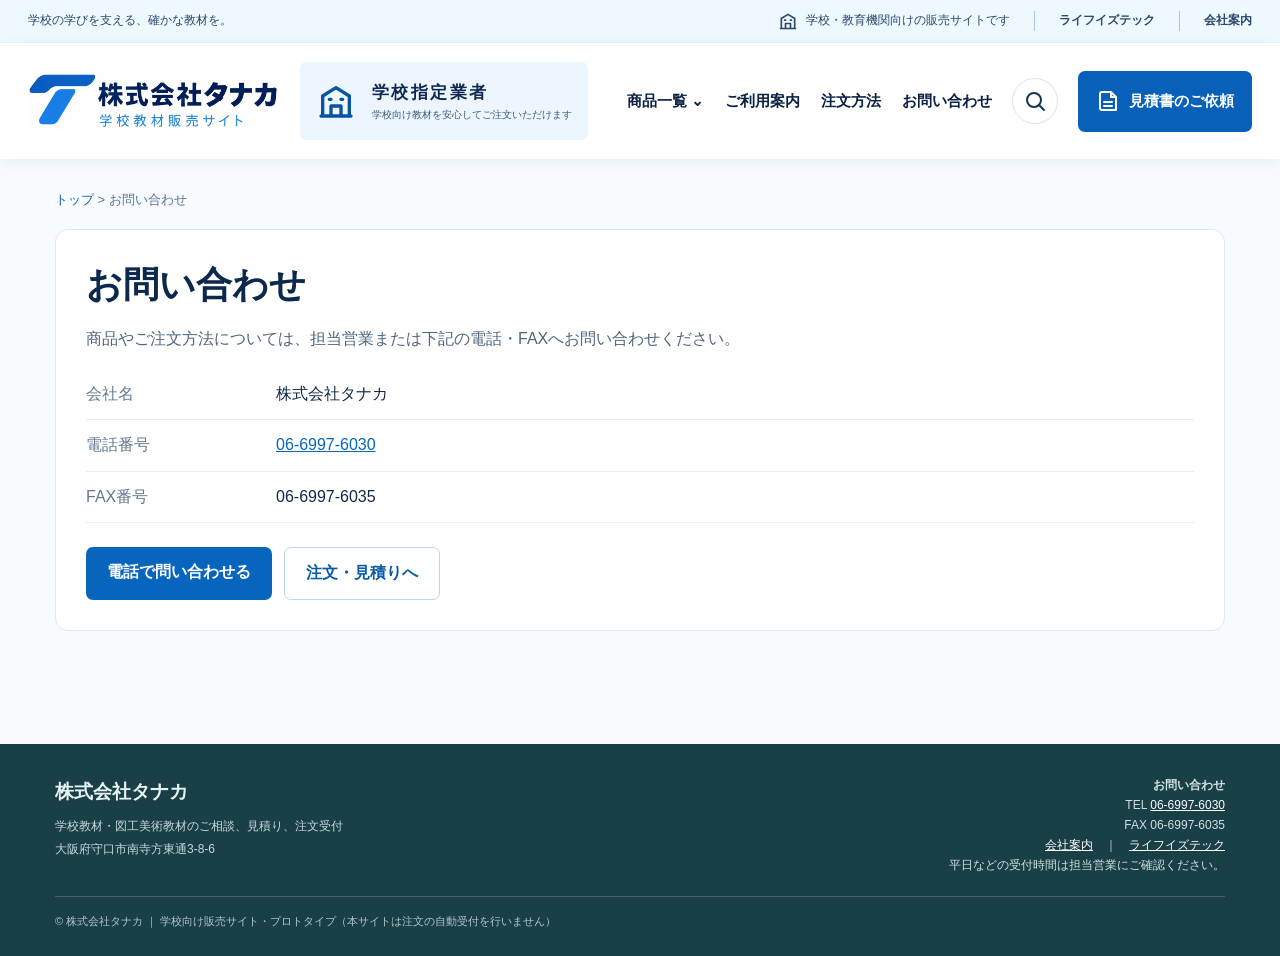
<file: tanaka_school_multisite_github/contact.html>
<!doctype html><html lang="ja"><head><meta charset="utf-8"><meta name="viewport" content="width=device-width,initial-scale=1"><meta name="theme-color" content="#0765be"><title>お問い合わせ｜株式会社タナカ 学校教材販売サイト</title><meta name="description" content="株式会社タナカの学校向け教材販売サイト。学校向け教材の紹介・注文・お見積り。"><link rel="stylesheet" href="assets/site.css"></head><body><div class="t-topstrip"><div class="t-width t-stripline"><span>学校の学びを支える、確かな教材を。</span><div class="t-stripright"><span><svg aria-hidden="true" class="" fill="none" height="24" stroke="currentColor" stroke-linecap="round" stroke-linejoin="round" stroke-width="2" viewbox="0 0 24 24" width="24"><path d="M3 21h18M4 21V9l8-5 8 5v12M9 21v-6h6v6M8 11h1m6 0h1"></path></svg> 学校・教育機関向けの販売サイトです</span><a href="https://tanaka-kyouzai.jp/lifeistech/">ライフイズテック</a><a href="company.html">会社案内</a></div></div></div><header class="t-header"><div class="t-width t-headrow"><a aria-label="株式会社タナカ トップ" class="t-brand" href="index.html"><img alt="株式会社タナカ 学校教材販売サイト" class="t-brand-image" height="210" src="assets/logo.webp" width="960"/></a>
<div class="t-dealer"><svg aria-hidden="true" class="" fill="none" height="24" stroke="currentColor" stroke-linecap="round" stroke-linejoin="round" stroke-width="2" viewbox="0 0 24 24" width="24"><path d="M3 21h18M4 21V9l8-5 8 5v12M9 21v-6h6v6M8 11h1m6 0h1"></path></svg><span><b>学校指定業者</b><small>学校向け教材を安心してご注文いただけます</small></span></div>
<nav aria-label="サイト内メニュー" class="t-mainnav"><a href="products/index.html">商品一覧 ⌄</a><a href="guide.html">ご利用案内</a><a href="guide.html">注文方法</a><a href="contact.html">お問い合わせ</a></nav>
<a aria-label="商品を検索する" class="t-headsearch" href="products/index.html"><svg aria-hidden="true" class="" fill="none" height="24" stroke="currentColor" stroke-linecap="round" stroke-linejoin="round" stroke-width="2" viewbox="0 0 24 24" width="24"><circle cx="11" cy="11" r="7"></circle><path d="m16 16 5 5"></path></svg></a><a class="t-quote" href="order.html"><svg aria-hidden="true" class="" fill="none" height="24" stroke="currentColor" stroke-linecap="round" stroke-linejoin="round" stroke-width="2" viewbox="0 0 24 24" width="24"><path d="M6 3h9l5 5v13H6a2 2 0 0 1-2-2V5a2 2 0 0 1 2-2Zm9 0v5h5M8 13h8M8 17h8"></path></svg> 見積書のご依頼</a>
</div></header><div class="t-mobile-links"><a href="https://tanaka-kyouzai.jp/lifeistech/">ライフイズテック</a><a href="company.html">会社案内</a></div><main id="top"><div class="site-page"><div class="wrap"><nav class="site-breadcrumb" aria-label="現在位置"><a href="index.html">トップ</a> &gt; お問い合わせ</nav><div class="site-panel"><h1>お問い合わせ</h1><p>商品やご注文方法については、担当営業または下記の電話・FAXへお問い合わせください。</p><dl class="site-info-list"><dt>会社名</dt><dd>株式会社タナカ</dd><dt>電話番号</dt><dd><a href="tel:0669976030">06-6997-6030</a></dd><dt>FAX番号</dt><dd>06-6997-6035</dd></dl><div class="site-actions"><a class="site-action" href="tel:0669976030">電話で問い合わせる</a><a class="site-action ghost" href="order.html">注文・見積りへ</a></div></div></div></div></main><footer class="footer" id="contact"><div class="wrap"><div class="footer-grid"><div><h3>株式会社タナカ</h3><p>学校教材・図工美術教材のご相談、見積り、注文受付<br/>大阪府守口市南寺方東通3-8-6</p></div><div class="footmeta"><strong>お問い合わせ</strong><br/>TEL <a href="tel:0669976030">06-6997-6030</a><br/>FAX 06-6997-6035<br/><a href="company.html">会社案内</a>　｜　<a href="https://tanaka-kyouzai.jp/lifeistech/">ライフイズテック</a><br/>平日などの受付時間は担当営業にご確認ください。</div></div><div class="footbottom">© 株式会社タナカ ｜ 学校向け販売サイト・プロトタイプ（本サイトは注文の自動受付を行いません）</div></div></footer></body></html>
</file>
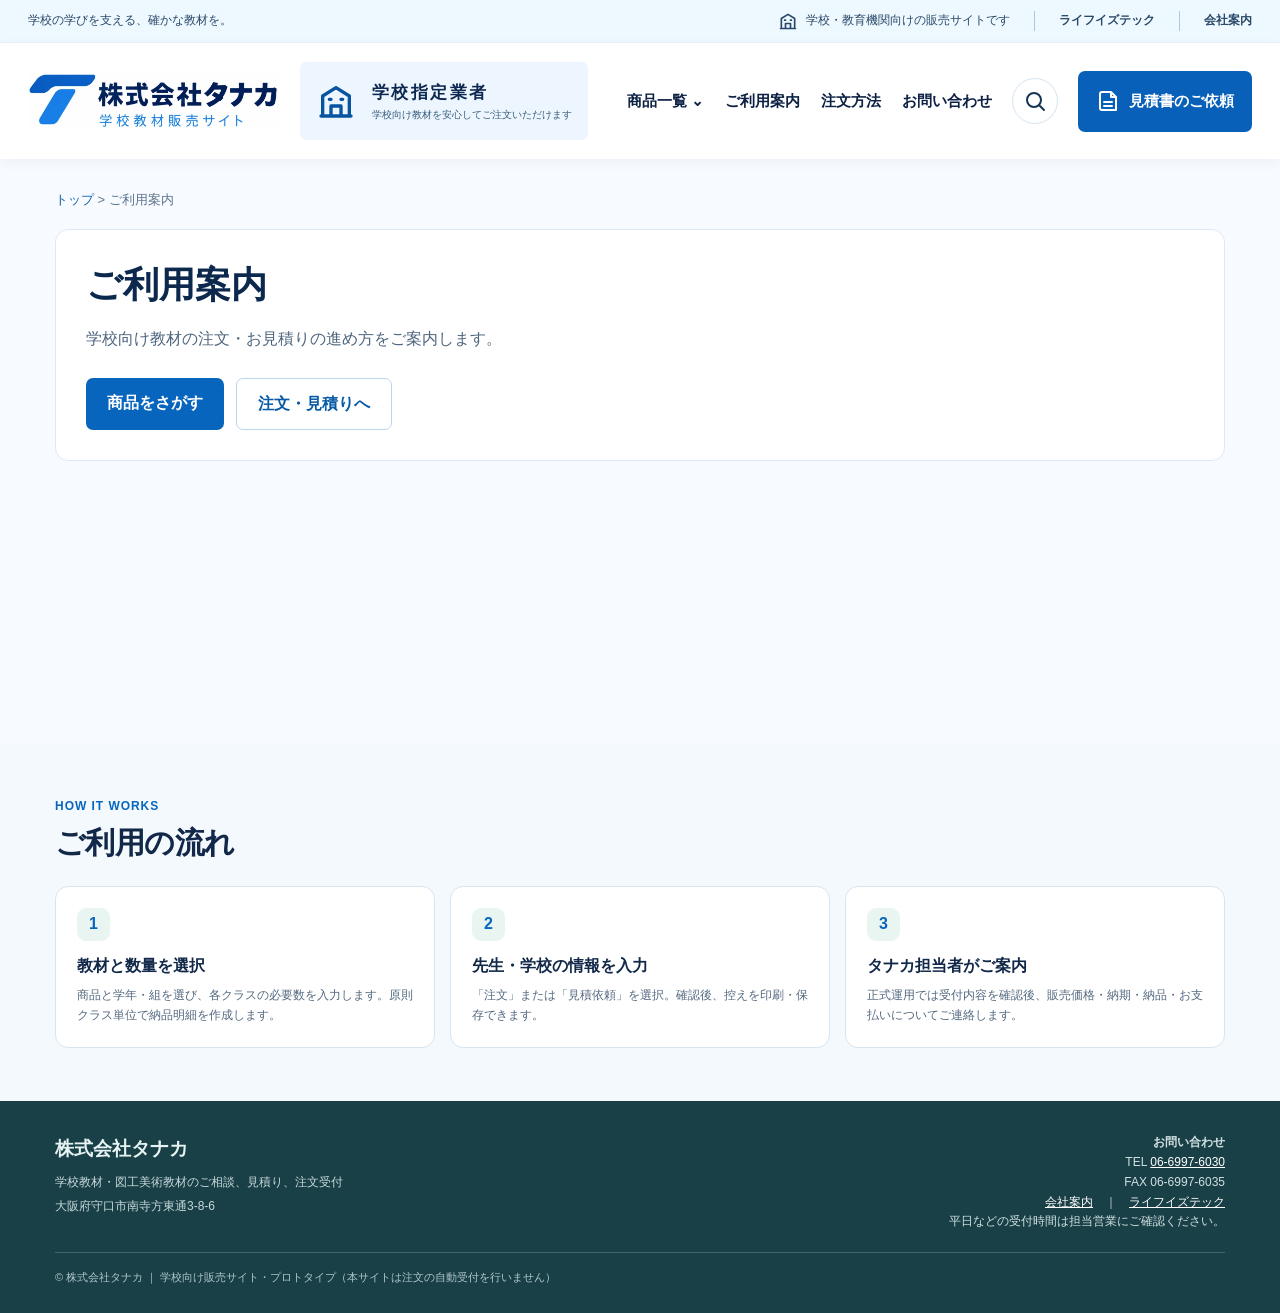
<file: tanaka_school_multisite_github/guide.html>
<!doctype html><html lang="ja"><head><meta charset="utf-8"><meta name="viewport" content="width=device-width,initial-scale=1"><meta name="theme-color" content="#0765be"><title>ご利用案内・注文方法｜株式会社タナカ 学校教材販売サイト</title><meta name="description" content="株式会社タナカの学校向け教材販売サイト。学校向け教材の紹介・注文・お見積り。"><link rel="stylesheet" href="assets/site.css"></head><body><div class="t-topstrip"><div class="t-width t-stripline"><span>学校の学びを支える、確かな教材を。</span><div class="t-stripright"><span><svg aria-hidden="true" class="" fill="none" height="24" stroke="currentColor" stroke-linecap="round" stroke-linejoin="round" stroke-width="2" viewbox="0 0 24 24" width="24"><path d="M3 21h18M4 21V9l8-5 8 5v12M9 21v-6h6v6M8 11h1m6 0h1"></path></svg> 学校・教育機関向けの販売サイトです</span><a href="https://tanaka-kyouzai.jp/lifeistech/">ライフイズテック</a><a href="company.html">会社案内</a></div></div></div><header class="t-header"><div class="t-width t-headrow"><a aria-label="株式会社タナカ トップ" class="t-brand" href="index.html"><img alt="株式会社タナカ 学校教材販売サイト" class="t-brand-image" height="210" src="assets/logo.webp" width="960"/></a>
<div class="t-dealer"><svg aria-hidden="true" class="" fill="none" height="24" stroke="currentColor" stroke-linecap="round" stroke-linejoin="round" stroke-width="2" viewbox="0 0 24 24" width="24"><path d="M3 21h18M4 21V9l8-5 8 5v12M9 21v-6h6v6M8 11h1m6 0h1"></path></svg><span><b>学校指定業者</b><small>学校向け教材を安心してご注文いただけます</small></span></div>
<nav aria-label="サイト内メニュー" class="t-mainnav"><a href="products/index.html">商品一覧 ⌄</a><a href="guide.html">ご利用案内</a><a href="guide.html">注文方法</a><a href="contact.html">お問い合わせ</a></nav>
<a aria-label="商品を検索する" class="t-headsearch" href="products/index.html"><svg aria-hidden="true" class="" fill="none" height="24" stroke="currentColor" stroke-linecap="round" stroke-linejoin="round" stroke-width="2" viewbox="0 0 24 24" width="24"><circle cx="11" cy="11" r="7"></circle><path d="m16 16 5 5"></path></svg></a><a class="t-quote" href="order.html"><svg aria-hidden="true" class="" fill="none" height="24" stroke="currentColor" stroke-linecap="round" stroke-linejoin="round" stroke-width="2" viewbox="0 0 24 24" width="24"><path d="M6 3h9l5 5v13H6a2 2 0 0 1-2-2V5a2 2 0 0 1 2-2Zm9 0v5h5M8 13h8M8 17h8"></path></svg> 見積書のご依頼</a>
</div></header><div class="t-mobile-links"><a href="https://tanaka-kyouzai.jp/lifeistech/">ライフイズテック</a><a href="company.html">会社案内</a></div><main id="top"><div class="site-page"><div class="wrap"><nav class="site-breadcrumb" aria-label="現在位置"><a href="index.html">トップ</a> &gt; ご利用案内</nav><div class="site-panel"><h1>ご利用案内</h1><p>学校向け教材の注文・お見積りの進め方をご案内します。</p><div class="site-actions"><a class="site-action" href="products/index.html">商品をさがす</a><a class="site-action ghost" href="order.html">注文・見積りへ</a></div></div></div></div><section class="section" id="order"><div class="wrap"><div class="section-head"><div><div class="kicker">HOW IT WORKS</div><h2>ご利用の流れ</h2></div></div><div class="process-grid"><div class="process-step"><div class="num">1</div><h3>教材と数量を選択</h3><p>商品と学年・組を選び、各クラスの必要数を入力します。原則クラス単位で納品明細を作成します。</p></div><div class="process-step"><div class="num">2</div><h3>先生・学校の情報を入力</h3><p>「注文」または「見積依頼」を選択。確認後、控えを印刷・保存できます。</p></div><div class="process-step"><div class="num">3</div><h3>タナカ担当者がご案内</h3><p>正式運用では受付内容を確認後、販売価格・納期・納品・お支払いについてご連絡します。</p></div></div></div></section></main><footer class="footer" id="contact"><div class="wrap"><div class="footer-grid"><div><h3>株式会社タナカ</h3><p>学校教材・図工美術教材のご相談、見積り、注文受付<br/>大阪府守口市南寺方東通3-8-6</p></div><div class="footmeta"><strong>お問い合わせ</strong><br/>TEL <a href="tel:0669976030">06-6997-6030</a><br/>FAX 06-6997-6035<br/><a href="company.html">会社案内</a>　｜　<a href="https://tanaka-kyouzai.jp/lifeistech/">ライフイズテック</a><br/>平日などの受付時間は担当営業にご確認ください。</div></div><div class="footbottom">© 株式会社タナカ ｜ 学校向け販売サイト・プロトタイプ（本サイトは注文の自動受付を行いません）</div></div></footer></body></html>
</file>
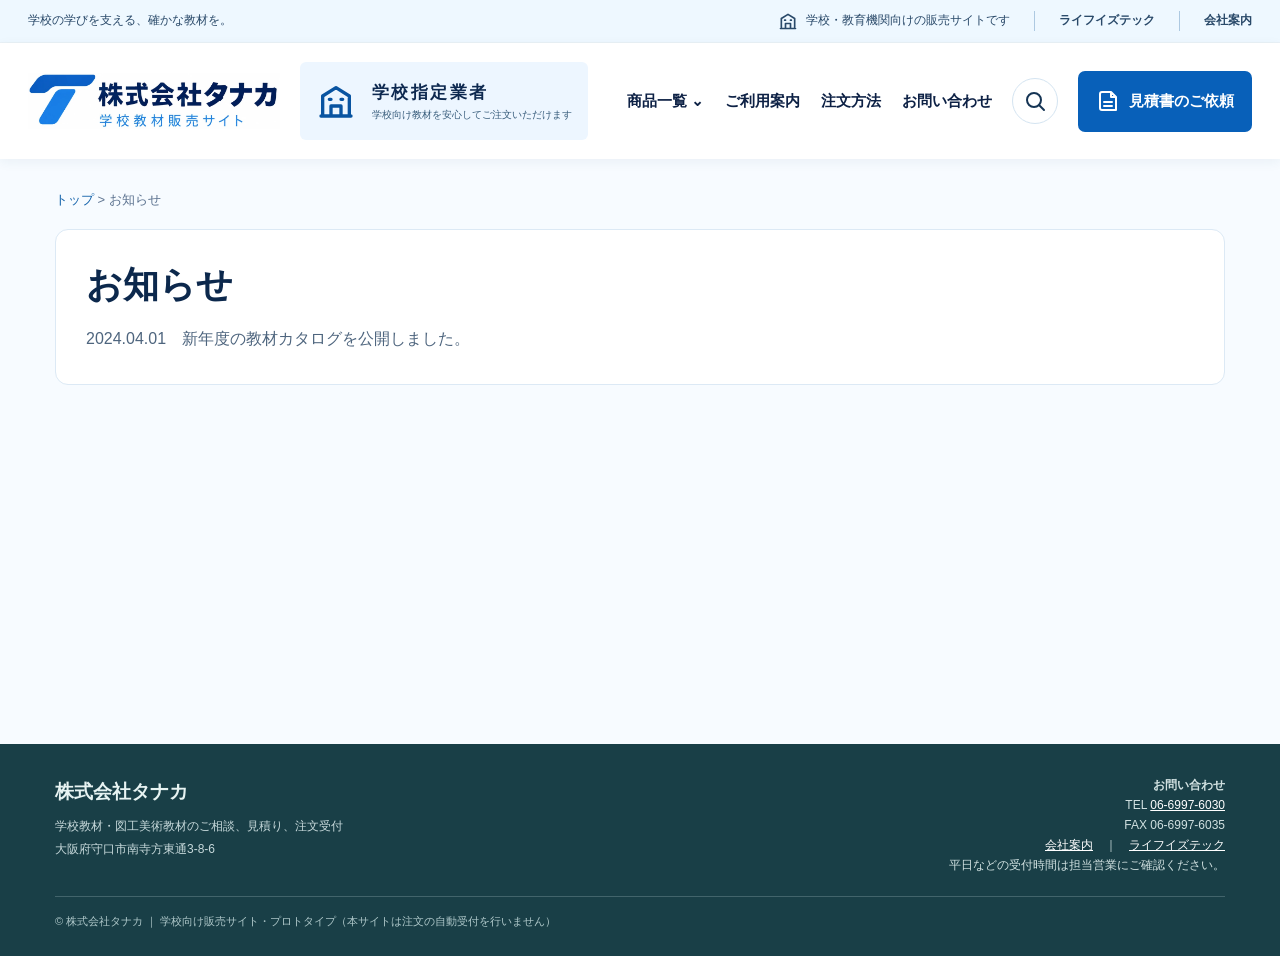
<file: tanaka_school_multisite_github/news.html>
<!doctype html><html lang="ja"><head><meta charset="utf-8"><meta name="viewport" content="width=device-width,initial-scale=1"><meta name="theme-color" content="#0765be"><title>お知らせ｜株式会社タナカ 学校教材販売サイト</title><meta name="description" content="株式会社タナカの学校向け教材販売サイト。学校向け教材の紹介・注文・お見積り。"><link rel="stylesheet" href="assets/site.css"></head><body><div class="t-topstrip"><div class="t-width t-stripline"><span>学校の学びを支える、確かな教材を。</span><div class="t-stripright"><span><svg aria-hidden="true" class="" fill="none" height="24" stroke="currentColor" stroke-linecap="round" stroke-linejoin="round" stroke-width="2" viewbox="0 0 24 24" width="24"><path d="M3 21h18M4 21V9l8-5 8 5v12M9 21v-6h6v6M8 11h1m6 0h1"></path></svg> 学校・教育機関向けの販売サイトです</span><a href="https://tanaka-kyouzai.jp/lifeistech/">ライフイズテック</a><a href="company.html">会社案内</a></div></div></div><header class="t-header"><div class="t-width t-headrow"><a aria-label="株式会社タナカ トップ" class="t-brand" href="index.html"><img alt="株式会社タナカ 学校教材販売サイト" class="t-brand-image" height="210" src="assets/logo.webp" width="960"/></a>
<div class="t-dealer"><svg aria-hidden="true" class="" fill="none" height="24" stroke="currentColor" stroke-linecap="round" stroke-linejoin="round" stroke-width="2" viewbox="0 0 24 24" width="24"><path d="M3 21h18M4 21V9l8-5 8 5v12M9 21v-6h6v6M8 11h1m6 0h1"></path></svg><span><b>学校指定業者</b><small>学校向け教材を安心してご注文いただけます</small></span></div>
<nav aria-label="サイト内メニュー" class="t-mainnav"><a href="products/index.html">商品一覧 ⌄</a><a href="guide.html">ご利用案内</a><a href="guide.html">注文方法</a><a href="contact.html">お問い合わせ</a></nav>
<a aria-label="商品を検索する" class="t-headsearch" href="products/index.html"><svg aria-hidden="true" class="" fill="none" height="24" stroke="currentColor" stroke-linecap="round" stroke-linejoin="round" stroke-width="2" viewbox="0 0 24 24" width="24"><circle cx="11" cy="11" r="7"></circle><path d="m16 16 5 5"></path></svg></a><a class="t-quote" href="order.html"><svg aria-hidden="true" class="" fill="none" height="24" stroke="currentColor" stroke-linecap="round" stroke-linejoin="round" stroke-width="2" viewbox="0 0 24 24" width="24"><path d="M6 3h9l5 5v13H6a2 2 0 0 1-2-2V5a2 2 0 0 1 2-2Zm9 0v5h5M8 13h8M8 17h8"></path></svg> 見積書のご依頼</a>
</div></header><div class="t-mobile-links"><a href="https://tanaka-kyouzai.jp/lifeistech/">ライフイズテック</a><a href="company.html">会社案内</a></div><main id="top"><div class="site-page"><div class="wrap"><nav class="site-breadcrumb" aria-label="現在位置"><a href="index.html">トップ</a> &gt; お知らせ</nav><div class="site-panel"><h1>お知らせ</h1><p>2024.04.01　新年度の教材カタログを公開しました。</p></div></div></div></main><footer class="footer" id="contact"><div class="wrap"><div class="footer-grid"><div><h3>株式会社タナカ</h3><p>学校教材・図工美術教材のご相談、見積り、注文受付<br/>大阪府守口市南寺方東通3-8-6</p></div><div class="footmeta"><strong>お問い合わせ</strong><br/>TEL <a href="tel:0669976030">06-6997-6030</a><br/>FAX 06-6997-6035<br/><a href="company.html">会社案内</a>　｜　<a href="https://tanaka-kyouzai.jp/lifeistech/">ライフイズテック</a><br/>平日などの受付時間は担当営業にご確認ください。</div></div><div class="footbottom">© 株式会社タナカ ｜ 学校向け販売サイト・プロトタイプ（本サイトは注文の自動受付を行いません）</div></div></footer></body></html>
</file>
<file: assets/site.css>
:root{--ink:#122849;--muted:#53687f;--line:#d6e5f2;--brand:#0767bf;--brand-dark:#07518f;--bg:#f4f9fd;--focus:#edba57;--red:#b24032;--shadow:0 10px 30px rgba(30,67,116,.07)}
*{box-sizing:border-box}html{scroll-behavior:smooth;scroll-padding-top:98px}body{margin:0;background:var(--bg);color:var(--ink);font-family:-apple-system,BlinkMacSystemFont,"Hiragino Kaku Gothic ProN","Yu Gothic",Meiryo,sans-serif;line-height:1.66;overflow-wrap:break-word}h1,h2,h3,p{margin:0}button,input,textarea,select{font:inherit}button{cursor:pointer}a{color:var(--brand)}a:hover{text-decoration-thickness:2px}img{max-width:100%}input,select,textarea{color:var(--ink)}input:focus-visible,button:focus-visible,a:focus-visible,select:focus-visible,textarea:focus-visible{outline:3px solid var(--focus);outline-offset:2px}button:disabled{cursor:not-allowed;opacity:.48}.wrap{width:min(1170px,calc(100% - 42px));margin-inline:auto}.micro{font-size:12px;color:var(--muted)}.label{display:inline-flex;align-items:center;border:1px solid #bee0dd;border-radius:100px;padding:3px 11px;font-size:12px;font-weight:700;letter-spacing:.04em}.header{background:#fff;border-bottom:1px solid var(--line);position:sticky;top:0;z-index:30}.logo{display:flex;align-items:center;gap:11px;text-decoration:none;color:var(--ink);white-space:nowrap}.nav{display:flex;align-items:center;gap:25px;margin-left:auto}.nav a{text-decoration:none;color:#314e57;font-size:14px;font-weight:700;white-space:nowrap}.nav a:hover{color:var(--brand)}.cartnav{border:0;background:var(--brand);color:white;display:flex;align-items:center;gap:9px;padding:11px 18px;border-radius:10px;font-weight:800;white-space:nowrap}.count{display:grid;place-items:center;min-width:23px;height:23px;padding:0 5px;border-radius:12px;background:white;color:var(--brand);font-size:12px}.btn{border-radius:10px;display:inline-flex;align-items:center;justify-content:center;gap:7px;min-height:46px;padding:10px 19px;border:1px solid transparent;text-decoration:none;font-weight:800;font-size:14px;line-height:1.3;white-space:normal;text-align:center}.btn-primary{background:var(--brand);color:white}.btn-primary:hover{background:var(--brand-dark);color:#fff}.btn-secondary{background:#fff;color:var(--brand);border-color:#b6d3d1}.btn-secondary:hover{background:#f5fbf9}.btn-ghost{background:transparent;color:var(--brand);border:1px solid #c3d8d7}.btn-white{background:#fff;border:1px solid #d7e5e3;color:var(--brand)}.hc-photo .photo-wrap .photo-real{opacity:0;transition:opacity .2s;background:#fff}.section{padding:53px 0}.section-head{display:flex;align-items:end;justify-content:space-between;gap:20px;margin-bottom:21px}.kicker{font-size:12px;color:var(--brand);font-weight:900;letter-spacing:.08em;margin-bottom:5px}.section h2{font-size:clamp(23px,2.4vw,30px);letter-spacing:-.02em;line-height:1.42}.section-desc{font-size:13px;color:var(--muted);margin-top:7px}.catalog-tools{display:flex;gap:10px;align-items:center;margin-bottom:20px}.search{flex:1;position:relative}.search input{background:#fff;border:1px solid var(--line);border-radius:10px;height:48px;width:100%;padding:11px 16px 11px 43px}.search:before{content:"⌕";position:absolute;left:14px;top:2px;font-size:31px;color:#718f92}.searchhint{font-size:13px;color:#718089;white-space:nowrap}.product-grid{display:grid;grid-template-columns:repeat(3,minmax(0,1fr));gap:16px}.product{background:#fff;border:1px solid var(--line);border-radius:14px;overflow:hidden;box-shadow:0 3px 15px rgba(20,69,72,.025);display:flex;flex-direction:column}.product-img{background:#fff;border-bottom:1px solid #edf1f1;height:218px;padding:15px;position:relative;display:grid;place-items:center}.product-img img{height:calc(100% - 24px);width:calc(100% - 30px);position:absolute;inset:12px 15px;object-fit:contain}.product-img .photo-real{opacity:0;transition:opacity .2s;background:#fff}.product-badge{position:absolute;z-index:2;top:11px;left:11px;border-radius:5px;padding:3px 8px;font-size:11px;font-weight:800}.prod-body{padding:17px 18px 19px;display:flex;flex-direction:column;flex:1}.prod-maker{font-size:11px;letter-spacing:.02em;color:var(--muted);margin-bottom:7px}.prod-title{font-size:17px;font-weight:900;line-height:1.48;min-height:50px}.prod-desc{font-size:12px;color:#607780;line-height:1.7;margin:7px 0 14px;min-height:41px}.prod-bottom{margin-top:auto}.prod-price{font-weight:900;font-size:24px;color:var(--ink);line-height:1.2}.prod-price small{font-size:12px;margin-left:2px}.price-note{color:#70858b;font-size:11px;line-height:1.5;margin:5px 0 13px}.prod-action{display:flex;gap:9px}.prod-action .btn{padding-inline:11px}.prod-link{margin-top:10px;display:inline-block;font-size:12px}.zero-results{padding:36px 20px;text-align:center;border:1px dashed #bdcdcd;background:#fff;border-radius:12px;color:var(--muted);display:none}.helper{background:#fff;border:1px solid var(--line);border-radius:17px;box-shadow:var(--shadow);padding:26px}.helper-layout{display:grid;grid-template-columns:1fr 1fr;gap:29px}.helptext{padding-right:8px}.helptext h3{font-size:22px;line-height:1.5;margin-bottom:10px}.helptext p{color:var(--muted);font-size:13px}.step-mini{display:flex;gap:8px;align-items:center;font-weight:700;font-size:13px;color:#566f75;margin-top:18px}.step-mini span{display:grid;place-items:center;width:25px;height:25px;border-radius:50%;background:#e9f3f0;color:var(--brand);font-size:12px}.class-ui{border:1px solid #dce9e7;border-radius:12px;padding:17px}.fieldlabel{display:block;font-size:13px;font-weight:800;margin-bottom:6px}.fieldhint{font-size:11px;color:#6b8288;margin-top:4px}.field{width:100%;height:45px;padding:8px 12px;background:white;border:1px solid #cddbdc;border-radius:8px}.field:focus{border-color:var(--brand)}textarea.field{height:auto;min-height:89px;resize:vertical}.class-head{display:grid;grid-template-columns:minmax(0,1fr) minmax(0,1fr) 100px 36px;gap:8px;font-size:11px;font-weight:700;color:var(--muted);margin:13px 0 6px}.class-row{display:grid;grid-template-columns:minmax(0,1fr) minmax(0,1fr) 100px 36px;gap:8px;align-items:center;margin-top:7px}.class-row .field{height:40px}.tiny-delete{width:34px;height:34px;border-radius:8px;border:1px solid #d4dfdf;background:white;color:#8a5150;font-size:20px;line-height:1}.class-add{background:transparent;border:0;color:var(--brand);font-weight:800;font-size:12px;padding:12px 0}.class-meta{display:flex;flex-wrap:wrap;align-items:center;gap:10px;margin:5px 0 12px}.class-meta label{display:flex;align-items:center;gap:8px;font-size:13px;font-weight:700}.class-meta input{width:90px;height:38px}.estimate{border-top:1px dashed #cadcda;margin-top:12px;padding-top:14px;display:flex;justify-content:space-between;align-items:center;gap:12px}.estimate .nums{font-weight:900;color:var(--brand);font-size:24px}.estimate .fieldhint{margin:0}.apply-controls{display:grid;grid-template-columns:1fr auto;gap:8px;margin-top:12px}.apply-controls .btn{min-height:45px}.order-section{border-top:1px solid #dfeae8;border-bottom:1px solid #dfeae8}.order-layout{display:grid;grid-template-columns:minmax(0,1.5fr) minmax(300px,.9fr);gap:24px;align-items:start}.orderpanel{background:#fff;border:1px solid var(--line);border-radius:15px;box-shadow:var(--shadow);padding:25px}.orderpanel h3{font-size:18px;font-weight:900;margin-bottom:14px}.order-list{display:grid;gap:0}.emptycart{padding:34px 12px;text-align:center;color:#6c858b;border:1px dashed #cbdddc;border-radius:10px;background:#fbfdfd}.emptycart strong{display:block;font-size:15px;margin-bottom:7px;color:#46636b}.cartline{display:grid;grid-template-columns:72px 1fr auto;align-items:center;gap:12px;border-bottom:1px solid #edf2f0;padding:13px 0}.cartline img{width:72px;height:72px;object-fit:contain;border-radius:8px;border:1px solid #e9efec}.cartname{font-weight:800;font-size:13px;line-height:1.45}.cartcode{font-size:11px;color:var(--muted);margin:3px 0}.carttotal{margin-top:17px;padding-top:14px;display:flex;justify-content:space-between;align-items:baseline;gap:10px}.carttotal strong{font-size:26px;color:var(--brand);letter-spacing:-.02em}.cartmeta{font-size:11px;line-height:1.8;color:var(--muted)}.ordersummary{background:#f4faf7;border-radius:11px;padding:16px;border:1px solid #dceae4}.ordersummary p{font-size:12px;color:#607880}.ordersummary h3{margin:0 0 7px}.ordersummary .btn{width:100%;margin-top:16px}.inline-link{background:none;border:0;color:var(--brand);font-weight:800;text-decoration:underline;cursor:pointer;padding:0;font-size:12px}.formarea{margin-top:24px}.formarea .headsmall{display:flex;gap:10px;align-items:center;padding-bottom:12px;border-bottom:1px solid var(--line);margin-bottom:17px}.headsmall span{background:var(--brand);color:white;font-size:12px;display:grid;place-items:center;width:25px;height:25px;border-radius:50%;font-weight:800}.form-grid{display:grid;grid-template-columns:1fr 1fr;gap:17px 16px}.full{grid-column:1/-1}.required{font-style:normal;background:#fcecea;color:#b34437;font-size:10px;border-radius:4px;padding:2px 5px;margin-left:6px;vertical-align:1px}.optional{font-size:10px;color:#7b9194;margin-left:5px}.choicegrid{display:grid;grid-template-columns:1fr 1fr;gap:10px}.choice{display:flex;align-items:flex-start;gap:9px;border:1px solid #cedfdd;border-radius:9px;padding:12px 13px;background:#fff;cursor:pointer;font-size:13px;min-height:48px}.choice:has(input:checked){background:#eaf5f2;border-color:#4a9990;box-shadow:inset 0 0 0 1px #4a9990}.choice input{accent-color:var(--brand);width:16px;height:16px;margin:2px 0 0;flex:none}.choice small{display:block;color:#5d757b;font-size:11px;font-weight:400}.consent{display:flex;align-items:flex-start;gap:10px;background:#f8faf9;border-radius:9px;padding:14px;font-size:12px;margin-top:15px}.consent input{flex:none;margin-top:4px;accent-color:var(--brand);width:16px;height:16px}.submit-bar{display:flex;flex-wrap:wrap;align-items:center;gap:12px;margin-top:20px}.submit-bar .btn{min-height:52px;font-size:15px;flex:1}.submit-bar .micro{text-align:center;width:100%}.process-grid{display:grid;grid-template-columns:repeat(3,1fr);gap:15px}.process-step{padding:21px;background:#fff;border:1px solid var(--line);border-radius:13px}.process-step .num{width:33px;height:33px;display:grid;place-items:center;background:#e9f5f1;border-radius:9px;font-weight:900;color:var(--brand);margin-bottom:12px}.process-step h3{font-size:16px;margin-bottom:7px}.process-step p{font-size:12px;color:var(--muted)}.footer{background:#193f47;color:#e7f3f2;padding:32px 0 26px}.footer-grid{display:grid;grid-template-columns:1fr auto;gap:20px}.footer h3{font-size:19px;margin-bottom:7px}.footer p{font-size:12px;color:#c7d9db;line-height:1.95}.footer a{color:#fff}.footer .footmeta{text-align:right;font-size:12px;color:#d1e1e1}.footbottom{border-top:1px solid #42646b;margin-top:20px;padding-top:15px;color:#afc8ca;font-size:11px}.toast{position:fixed;bottom:22px;left:50%;transform:translate(-50%,16px);background:#153f48;color:white;padding:11px 19px;border-radius:9px;box-shadow:0 10px 28px rgba(0,0,0,.2);font-size:13px;font-weight:700;opacity:0;pointer-events:none;z-index:100;transition:.2s}.toast.on{opacity:1;transform:translate(-50%,0)}.modal{position:fixed;inset:0;z-index:60;display:none;background:rgba(9,34,37,.66);padding:18px;overflow:auto;align-items:flex-start;justify-content:center}.modal.open{display:flex}.modal-card{background:#fff;border-radius:16px;max-width:800px;width:100%;box-shadow:0 18px 70px rgba(0,0,0,.21);overflow:hidden;margin:26px auto 50px}.modal-top{background:#eef6f3;border-bottom:1px solid #dce7e4;padding:20px 24px;display:flex;justify-content:space-between;gap:12px;align-items:flex-start}.modal-top h2{font-size:21px}.modal-top p{font-size:12px;color:var(--muted);margin-top:4px}.close-modal{border:1px solid #cbdcd7;background:#fff;border-radius:8px;width:37px;height:37px;color:var(--ink);font-size:23px}.modal-body{padding:22px 24px}.review-status{background:#fff4db;border:1px solid #efd49a;padding:11px 13px;border-radius:8px;color:#785b28;font-size:12px;font-weight:700;margin-bottom:20px}.review-section{margin:16px 0}.review-section h3{font-size:14px;margin-bottom:7px;border-bottom:1px solid #dce5e4;padding-bottom:6px} .review-list{display:grid;grid-template-columns:repeat(2,minmax(0,1fr));gap:6px 17px;font-size:12px;margin:0}.review-item{display:grid;grid-template-columns:104px minmax(0,1fr);gap:8px;align-items:baseline;min-width:0;padding:4px 0;border-bottom:1px solid #edf1f0}.review-item dt{color:var(--muted)}.review-item dd{margin:0;white-space:pre-wrap;overflow-wrap:anywhere;min-width:0}.review-item.wide{grid-column:1/-1}.review-item.wide dd{min-width:0}.alloc-table .num{text-align:right;white-space:nowrap}.alloc-state{font-size:11px;color:var(--brand);margin-top:3px}.alloc-state.warning{color:var(--red)}.review-table{width:100%;border-collapse:collapse;font-size:12px}.review-table th,.review-table td{border-bottom:1px solid #e4ebea;padding:8px 5px;text-align:left}.review-table th{color:#526c71;background:#f7faf9}.review-table td.num{text-align:right;white-space:nowrap}.modal-actions{display:flex;flex-wrap:wrap;gap:9px;margin-top:25px}.modal-actions .btn{flex:1}.modal-notice{font-size:11px;color:var(--muted);margin-top:11px}.noshow{display:none!important}#printSheet{display:none}.requiredError{color:var(--red);font-size:12px;font-weight:700;margin-top:8px}.muted{color:var(--muted)}
@media(max-width:980px){.nav{gap:15px}.nav a{font-size:12px}.helper-layout,.order-layout{grid-template-columns:1fr}.helper-layout{gap:20px}.order-sidebar{order:-1}.product-img{height:195px}.prod-title{font-size:15px}.prod-body{padding:15px}.carttotal strong{font-size:23px}}
@media(max-width:680px){html{scroll-padding-top:82px}.wrap{width:min(100% - 28px,1170px)}.nav{display:none}.cartnav{margin-left:auto;padding:8px 11px;gap:5px;font-size:12px;min-height:39px}.section{padding:35px 0}.section-head{align-items:start;flex-direction:column;gap:9px}.catalog-tools{display:block}.searchhint{display:none}.product-grid{grid-template-columns:1fr;gap:12px}.product{display:grid;grid-template-columns:128px 1fr;min-height:211px}.product-img{height:100%;min-height:211px;padding:8px;border-right:1px solid #edf2f0;border-bottom:0}.product-badge{font-size:9px;top:7px;left:6px;padding:2px 5px}.prod-body{padding:12px 13px}.prod-maker{margin-bottom:4px;font-size:10px}.prod-title{font-size:14px;min-height:unset}.prod-desc{font-size:11px;min-height:unset;margin:5px 0 8px}.prod-price{font-size:20px}.price-note{font-size:10px;margin:4px 0 9px}.prod-action .btn{padding:7px 9px;font-size:12px;min-height:38px}.prod-link{margin-top:5px;font-size:11px}.helper{padding:18px 14px}.helptext h3{font-size:19px}.class-ui{padding:13px}.class-head,.class-row{grid-template-columns:minmax(0,1fr) minmax(0,1fr) 79px 31px;gap:5px}.class-row .field{padding:6px 5px;font-size:13px}.class-head{font-size:10px}.class-meta input{width:76px}.apply-controls{grid-template-columns:1fr}.orderpanel{padding:19px 14px}.form-grid{grid-template-columns:1fr;gap:15px}.choicegrid{grid-template-columns:1fr 1fr}.cartline{grid-template-columns:55px 1fr auto;gap:8px}.cartline img{width:55px;height:55px}.cartname{font-size:11px}.cartcode{font-size:10px}.process-grid{grid-template-columns:1fr}.footer-grid{grid-template-columns:1fr}.footer .footmeta{text-align:left}.modal{padding:8px}.modal-card{margin:11px auto 40px}.modal-top,.modal-body{padding:16px}.review-list{grid-template-columns:104px 1fr}.modal-actions .btn{min-width:40%;font-size:12px}.review-table{font-size:11px}.review-table th,.review-table td{padding:6px 3px}}
@media(max-width:390px){.product{grid-template-columns:104px 1fr}.prod-title{font-size:13px}.prod-desc{font-size:10px}.product-img{min-height:215px}.cartline{grid-template-columns:1fr auto}.cartline img{display:none}.choicegrid{grid-template-columns:1fr}}
@media print{*{box-shadow:none!important}html,body{width:100%;margin:0!important;background:#fff!important;color:#000!important;font-size:10pt!important}.topstrip,.header,.trialbar,main,.footer,.modal,.toast{display:none!important}#printSheet{display:block!important;position:static;max-width:none;margin:0;padding:0 8mm;font-family:"Yu Gothic",Meiryo,sans-serif;color:#000}#printSheet h1{font-size:19pt;margin:3mm 0}#printSheet h2{font-size:11pt;border-bottom:1px solid #333;margin:5mm 0 2mm}#printSheet p{margin:1mm 0}#printSheet table{border-collapse:collapse;width:100%;margin:3mm 0}#printSheet td,#printSheet th{border:1px solid #666;padding:2mm;text-align:left;font-size:9pt}#printSheet .pmeta{text-align:right;font-size:9pt}#printSheet .pdisclaimer{border-top:1px solid #888;padding-top:3mm;font-size:8pt;color:#333}#printSheet .pkv{display:grid;grid-template-columns:1fr 1fr;column-gap:5mm;row-gap:1.2mm;font-size:8.5pt}#printSheet .pkv .kv{display:grid;grid-template-columns:24mm minmax(0,1fr);gap:2mm;padding:0.5mm 0;border-bottom:0.3px solid #ddd;min-width:0}#printSheet .pkv b{font-weight:400;color:#444}#printSheet .pkv span{overflow-wrap:anywhere}#printSheet .pkv .kv.wide{grid-column:1/-1}#printSheet .pdisclaimer{line-height:1.5}#printSheet tr{break-inside:avoid}}

@media(max-width:680px){
 .modal-body{padding:15px 14px}
 .modal-top{padding:15px 14px}
 .review-list{grid-template-columns:minmax(0,1fr)!important;gap:0}
 .review-item{grid-template-columns:99px minmax(0,1fr);gap:9px;padding:5px 0}
 .review-item dd{overflow-wrap:anywhere;word-break:normal}
 .review-section{margin:13px 0}
}

.cart-alloc-list{margin:7px 0 3px;display:flex;flex-wrap:wrap;gap:5px}
.cart-alloc-pill{display:inline-flex;align-items:center;gap:5px;border:1px solid #dbeae5;border-radius:6px;padding:3px 7px;font-size:11px;}
.cart-alloc-pill b{font-variant-numeric:tabular-nums}
.detail-hint{font-size:12px;color:#47646b;margin:4px 0 10px}
.review-table.detail-table td:first-child{max-width:275px}
.review-table.detail-table .grade,.review-table.detail-table .cls{white-space:nowrap;text-align:center}
.review-table.detail-table .subrow{background:#f5f9f8;font-weight:800}
.review-table.detail-table .subrow td{padding-top:5px;padding-bottom:5px}
.review-table.detail-table th{white-space:nowrap}
#printSheet .packing{font-size:8pt;margin:1mm 0 2mm;color:#333}
#reviewContent .review-table.detail-table .num{font-variant-numeric:tabular-nums}
@media(max-width:680px){
 .review-table.detail-table,.review-table.detail-table tbody{display:block;width:100%}
 .review-table.detail-table thead{display:none}
 .review-table.detail-table tr{display:grid;grid-template-columns:1fr 1fr;column-gap:12px;padding:8px 0;border-bottom:1px solid #dce8e6}
 .review-table.detail-table tr td{border:0;padding:2px 0;min-width:0;text-align:left!important;font-size:12px}
 .review-table.detail-table tr td::before{content:attr(data-label) '：';font-size:10px;color:#647c80}
 .review-table.detail-table tr td:first-child{grid-column:1/-1;font-weight:700;max-width:none}
 .review-table.detail-table tr td:first-child::before{display:none}
 .review-table.detail-table tr.subrow td:first-child{grid-column:1/-1}
 .review-table.detail-table tr.subrow td:not(:first-child){display:none}
}
@media print{
 #printSheet .detail-print tr{break-inside:avoid;page-break-inside:avoid}
 #printSheet .detail-print td,#printSheet .detail-print th{padding:1.5mm;font-size:8.5pt}
 #printSheet .detail-print .subrow{background:#eee;font-weight:bold}
 #printSheet .detail-print td.num,#printSheet .detail-print th.num{text-align:right}
}
.logo-mark,.cartnav{background:#175b9c}.label{border-color:#cae3f7;color:#195f9a;background:#eff7fe}
.product:hover{border-color:#a3c4e4}.product-badge{background:#e7f3ff;color:#155b93}.product-badge.alt{background:#f4f6fa;color:#516c86}
.order-section{background:#eef5fc;border-color:#dce6ef}.class-ui{background:#f8fbff;border-color:#dfebf8}.cart-alloc-pill{background:#eff6ff;color:#285a87;border-color:#d7e8f6}
.category-section{padding:23px 0 13px;background:#fff;border-bottom:1px solid #e4edf6}
.category-title{font-size:12px;font-weight:850;letter-spacing:.07em;color:#476788;margin-bottom:11px}
.category-row{display:flex;gap:9px;flex-wrap:wrap}
.category-button{border:1px solid #d7e3f0;color:#28567d;background:#fff;border-radius:12px;padding:9px 15px;font-size:13px;font-weight:800;min-height:43px}
.category-button:hover,.category-button[aria-pressed="true"]{background:#1768b3;color:#fff;border-color:#1768b3}
.product-img{cursor:default}.prod-action .btn{flex:1}.product-detail-link{border:0;background:transparent;color:#165e9b;font-size:13px;font-weight:800;text-decoration:underline;padding:4px 0}
.detail-modal-card{max-width:940px!important}.detail-summary{display:grid;grid-template-columns:220px minmax(0,1fr);gap:25px;align-items:center;margin-bottom:16px}
.detail-photo{display:grid;place-items:center;height:215px;border:1px solid #e4ecf4;border-radius:12px;background:#fff;position:relative;overflow:hidden}
.detail-photo img{position:absolute;inset:13px;width:calc(100% - 26px);height:calc(100% - 26px);object-fit:contain}
.detail-photo img.photo-real{opacity:0;background:#fff}
.detail-summary h3{font-size:21px;line-height:1.42;margin-bottom:9px;color:var(--ink)}
.detail-desc{color:#4f6980;font-size:13px;margin:9px 0}.detail-sku{color:#5b758b;font-size:12px}.detail-price{font-size:26px;font-weight:900;color:#1a578e}
.detail-divider{height:1px;background:#dfe9f3;margin:15px 0}
.detail-rowtitle{display:flex;align-items:center;justify-content:space-between;gap:10px;margin-bottom:8px;flex-wrap:wrap}
.detail-rowtitle h3{font-size:16px}.detail-rowtitle small{font-size:11px;color:#60798d}
.detail-class-head,.detail-class-row{display:grid;grid-template-columns:minmax(0,1fr) minmax(0,1fr) minmax(75px,.75fr) 66px;gap:8px;align-items:center}
.detail-class-head{color:#5b748b;font-size:11px;font-weight:800;margin-bottom:5px}
.detail-class-row{margin:8px 0}.detail-class-row .tiny-delete{width:66px;font-size:12px;font-weight:700}.detail-remove-help{margin:0 0 8px;font-size:12px;color:#627780}.detail-class-row .field{min-width:0;height:40px;padding:7px 8px}
.detail-sparebar{display:flex;flex-wrap:wrap;gap:13px;align-items:center;justify-content:space-between;border-top:1px dashed #d7e3ef;padding-top:15px;margin-top:13px}
.detail-sparebar label{font-size:13px;font-weight:800;display:flex;align-items:center;gap:10px}.detail-sparebar .field{width:94px;height:40px}
.detail-total{font-size:17px;font-weight:900;color:#165b96}.detail-total b{font-size:24px}
.detail-err{font-size:12px;font-weight:800;color:#b43b39;min-height:18px}
.detail-actions{display:flex;flex-wrap:wrap;gap:9px;margin-top:12px;align-items:center}
.detail-actions .btn-primary{flex:1}.detail-actions .btn{min-width:150px}
.detail-product-note{font-size:11px;color:#677b8a;margin-top:7px}
@media(max-width:680px){
 .category-section{padding:16px 0 8px}.category-title{margin-bottom:7px}.category-button{font-size:11px;padding:8px 11px;min-height:36px;border-radius:9px}
 .detail-modal-card{margin:4px auto 25px}.detail-summary{grid-template-columns:92px minmax(0,1fr);gap:13px;margin-bottom:9px}
 .detail-photo{height:112px}.detail-summary h3{font-size:15px;margin-bottom:4px}.detail-sku,.detail-desc{font-size:11px;margin:3px 0}.detail-price{font-size:21px}
 .detail-class-head,.detail-class-row{grid-template-columns:minmax(0,1fr) minmax(0,1fr) 67px 66px;gap:5px}
 .detail-class-row .field{font-size:12px;padding:5px 4px}.detail-class-head{font-size:10px}
 .detail-actions .btn{min-width:unset;width:100%}.detail-sparebar{gap:6px}.detail-total{font-size:13px}.detail-total b{font-size:19px}
}
@media print{#productModal,.category-section{display:none!important}}
.t-width{width:min(1348px,calc(100% - 56px));margin:auto}

.t-header{background:#fff;box-shadow:0 3px 11px #1f497210;position:relative;z-index:2}
.t-headrow{display:flex;align-items:center;gap:20px;min-height:116px}
.t-brand{display:flex;align-items:center;white-space:nowrap;text-decoration:none;color:#081f43}

.t-dealer{display:flex;gap:16px;align-items:center;background:#edf6ff;color:#0e2950;border-radius:6px;padding:17px 16px;flex:none}
.t-dealer svg{width:40px;height:40px;color:#0954a1}
.t-dealer b{display:block;letter-spacing:.14em;font-size:17px}
.t-dealer small{display:block;font-size:10px;color:#375c7b;white-space:nowrap}
.t-mainnav{margin-left:auto;display:flex;gap:21px;align-items:center}
.t-mainnav a{color:#0d2145;font-size:15px;font-weight:900;text-decoration:none;white-space:nowrap}

.t-quote{min-height:52px;background:#0860b9;color:#fff;display:flex;align-items:center;gap:7px;padding:0 12px;border-radius:7px;text-decoration:none;font-size:13px;font-weight:900;white-space:nowrap}
.t-order{min-height:52px;background:#fff;color:#075ba6;border:1px solid #a9cbe9;display:flex;align-items:center;justify-content:center;padding:0 15px;border-radius:7px;text-decoration:none;font-size:13px;font-weight:900;white-space:nowrap}
.t-order:hover{background:#edf6ff;color:#075ba6}
.t-quote:hover,.t-button-primary:hover{background:#054c97;color:white}
.t-hero{position:relative;overflow:hidden;background:#fff;min-height:749px}
.t-hero-photo{position:absolute;right:0;top:0;height:100%;width:55%;overflow:hidden}.t-hero-photo img{display:block;width:100%;height:100%;object-fit:fill}
.t-hero-fade{position:absolute;inset:0;background:linear-gradient(90deg,#fff 0%,#fff 25%,#fffffffa 37%,#ffffffe0 45%,#ffffff48 56%,transparent 70%)}
.t-hero-inner{position:relative;min-height:749px;display:flex;align-items:center}
.t-hero-copy{width:100%;padding:48px 0 43px}
.t-eyebrow{font-size:22px;color:#0874c8;font-weight:900;letter-spacing:.02em;padding-left:16px;border-left:3px solid #0671bf;margin-bottom:26px;line-height:1.3}
.t-hero h1{font-size:clamp(40px,4.05vw,62px);font-weight:900;letter-spacing:-.05em;line-height:1.43;white-space:nowrap;color:#071f46}
.t-hero h1 em{font-style:normal;color:#0673cf}
.t-hero-copy>p{font-size:19px;line-height:1.83;letter-spacing:.03em;color:#4b5563;margin-top:19px}
.t-hero-actions{display:flex;gap:23px;align-items:center;margin-top:33px}
.t-button{display:inline-flex;gap:22px;align-items:center;justify-content:center;text-decoration:none;font-size:19px;font-weight:900;min-height:79px;border-radius:8px;padding:0 34px;box-shadow:0 3px 14px #31659c15}
.t-button svg{width:37px;height:37px}
.t-button span{font-size:28px;line-height:1}
.t-button-primary{background:#0765be;color:white;min-width:300px}
.t-button-light{border:1px solid #d4e4f4;background:#fff;color:#082a59;min-width:290px}
.t-trust{display:flex;gap:32px;align-items:flex-start;margin-top:48px;max-width:796px}
.t-trust>div{display:flex;gap:10px;align-items:flex-start;min-width:0}
.t-trust>div>svg{flex:none;background:#eff8ff;border-radius:50%;box-sizing:content-box;padding:11px;width:29px;height:29px;color:#0064c2}
.t-trust b{display:block;color:#092044;font-size:15px;font-weight:900;white-space:nowrap;padding:9px 0}
.t-trust small{display:block;color:#536274;font-size:12px;line-height:1.55;white-space:nowrap}
.t-notice{padding:23px 0;background:#f2f8fc}
.t-noticebar{display:flex;align-items:center;gap:30px;background:#fff;border:1px solid #d7e7f5;border-radius:9px;box-shadow:0 2px 6px #13294d08;padding:0 25px;min-height:80px;color:#11294e;font-size:14px}
.t-noticebar strong{display:flex;gap:14px;align-items:center;color:#0670c7;font-size:18px;border-right:1px solid #dfebf5;padding-right:30px;white-space:nowrap}
.t-noticebar svg{width:30px;height:30px}
.t-noticebar a{margin-left:auto;text-decoration:none;color:#086bbf;font-weight:800;white-space:nowrap}
.t-category-header{display:flex;align-items:center;justify-content:space-between;gap:10px}
.t-category-header .category-title{margin:0}
.t-category-header .cartnav{background:#1768b3}
@media(max-width:1240px){.t-headrow{gap:12px;min-height:91px}.t-brand{gap:11px}.t-dealer{padding:10px;gap:8px}.t-dealer svg{width:27px;height:27px}.t-dealer b{font-size:14px}.t-dealer small{display:none}.t-mainnav{gap:12px}.t-mainnav a{font-size:12px}.t-quote{font-size:12px;min-height:48px;padding:0 12px}.t-quote svg{width:19px}.t-hero h1{font-size:clamp(34px,4.1vw,52px)}.t-hero-copy>p{font-size:15px}.t-eyebrow{font-size:18px}.t-hero,.t-hero-inner{min-height:650px}.t-trust{gap:12px}.t-trust b{font-size:12px}.t-trust small{font-size:10px}.t-trust>div{gap:5px}}
@media(max-width:820px){.t-width{width:min(100% - 30px,1348px)}.t-headrow{flex-wrap:wrap;gap:11px;min-height:unset;padding:13px 0}.t-brand{margin-right:auto;gap:7px}.t-mainnav{order:5;width:100%;padding:8px 0 2px}.t-mainnav a{font-size:12px}.t-dealer{display:none}.t-quote,.t-order{min-height:41px;font-size:11px;padding:0 9px}.t-hero,.t-hero-inner{min-height:unset}.t-hero-photo{width:50%;opacity:1}.t-hero-photo img{object-fit:cover;object-position:right center}.t-hero-fade{background:linear-gradient(90deg,#fff 0 50%,transparent 50%)}.t-hero-copy{width:49%}.t-hero-copy{padding:47px 0 38px}.t-hero h1{font-size:clamp(27px,6vw,42px);white-space:normal;letter-spacing:-.04em}.t-hero-copy>p{font-size:13px;line-height:1.8}.t-desktop{display:none}.t-eyebrow{font-size:15px;margin-bottom:20px}.t-hero-actions{gap:10px;margin-top:25px}.t-button{font-size:13px;gap:9px;padding:0 12px;min-height:51px;min-width:0}.t-button svg{height:22px;width:22px}.t-button span{font-size:18px}.t-trust{display:grid;grid-template-columns:1fr 1fr;gap:11px;margin-top:31px}.t-trust>div{gap:8px}.t-trust>div>svg{padding:8px;width:23px;height:23px}.t-trust b{font-size:11px;padding:2px 0 3px}.t-trust small{font-size:10px}.t-notice{padding:12px 0}.t-noticebar{min-height:unset;display:grid;grid-template-columns:auto 1fr;gap:7px 13px;padding:12px}.t-noticebar strong{font-size:13px;border:0;padding:0;grid-column:1/-1}.t-noticebar strong svg{width:23px;height:23px}.t-noticebar .t-noticecopy{font-size:12px}.t-noticebar a{grid-column:1/-1;margin:0;justify-self:end;font-size:12px}}
@media(max-width:390px){.t-quote,.t-order{font-size:11px;padding:0 7px}.t-hero h1{font-size:26px}.t-hero-actions{gap:7px}.t-button{font-size:12px;padding:0 9px}}

.t-brand{flex:0 0 auto;min-width:0;gap:0}
.t-brand-image{display:block;width:292px;height:auto;max-width:100%}
@media(max-width:1350px){.t-brand-image{width:252px}}
@media(max-width:800px){.t-brand-image{width:215px}}
@media(max-width:480px){.t-brand-image{width:190px}}
@media(max-width:360px){.t-brand-image{width:175px}}
@media print{.t-brand-image{display:none}}

.site-page{background:#f7fbff;min-height:65vh;padding:30px 0 70px}
.site-breadcrumb{font-size:13px;color:#5d7390;margin-bottom:18px}
.site-breadcrumb a{color:#1261aa;text-decoration:none}
.site-panel{background:#fff;border:1px solid #dce9f5;border-radius:13px;padding:30px;margin-bottom:25px}
.site-panel h1{font-size:clamp(25px,4vw,36px);color:#0c284c;margin:0 0 14px;line-height:1.4}
.site-panel h2{font-size:23px;color:#0c284c;margin:0 0 15px}
.site-panel p{line-height:1.85;color:#4e657e}
.site-cat-grid{display:grid;grid-template-columns:repeat(3,minmax(0,1fr));gap:22px;margin:20px 0 0}
.site-cat-card{border:1px solid #dce9f5;background:#fff;border-radius:12px;overflow:hidden;display:block;text-decoration:none;color:#0c284c}
.site-cat-card img{display:block;width:100%;height:180px;object-fit:contain;background:#fff;padding:14px}
.site-cat-card .site-cat-text{padding:18px;border-top:1px solid #edf3f8}
.site-cat-card h2{font-size:18px;margin:0 0 5px}
.site-cat-card p{font-size:13px;margin:0 0 6px;color:#526a86}
.site-detail{display:grid;grid-template-columns:minmax(0,320px) minmax(0,1fr);gap:30px;align-items:start}
.site-detail-photo{border:1px solid #e0eaf4;border-radius:9px;position:relative;padding:18px;background:#fff}
.site-detail-photo img{display:block;width:100%;height:275px;object-fit:contain}
.site-detail-name{font-size:25px!important;margin:0 0 10px!important}
.site-price{font-size:23px;font-weight:900;color:#1166ae;margin:16px 0}
.site-price small{font-size:12px;color:#6d8095;font-weight:400}
.site-small-note{font-size:12px!important;color:#657c91!important}
.site-pill{font-size:12px;font-weight:800;background:#eaf4ff;color:#1263a6;border-radius:100px;padding:5px 12px;display:inline-block;margin-bottom:12px}
.site-actions{display:flex;flex-wrap:wrap;gap:12px;margin-top:24px}
.site-action{display:inline-block;padding:12px 21px;text-decoration:none;border-radius:7px;background:#0765be;color:#fff;font-weight:800}
.site-action.ghost{background:#fff;color:#075ba6;border:1px solid #bcd5ef}
.site-info-list{display:grid;grid-template-columns:minmax(120px,190px) 1fr;margin:15px 0;gap:0}
.site-info-list dt,.site-info-list dd{padding:12px 0;border-bottom:1px solid #e7eef5;margin:0}
.site-info-list dt{color:#627990}
.site-simple-notice{font-size:13px;color:#637c95;margin-top:20px}
.site-subnav{display:flex;gap:8px;flex-wrap:wrap;margin:10px 0 0}
.site-subnav a{text-decoration:none;padding:7px 14px;border:1px solid #cbdff0;border-radius:7px;color:#075ba6;font-weight:700}
.site-order-intro{padding:25px 0 5px;background:#f7fbff}
.site-order-intro h1{font-size:32px;color:#0c284c;margin:0}
.site-order-intro p{color:#516a87;margin:6px 0 14px}
.site-product-photo .photo-real{position:absolute;inset:14px;width:calc(100% - 28px);height:calc(100% - 28px);object-fit:contain}
@media(max-width:770px){.site-cat-grid{grid-template-columns:repeat(2,minmax(0,1fr))}.site-panel{padding:20px}.site-detail{grid-template-columns:1fr}.site-detail-photo img{height:245px}}
@media(max-width:480px){.site-cat-grid{grid-template-columns:1fr}.site-panel{padding:18px}.site-info-list{grid-template-columns:1fr}.site-info-list dt{border-bottom:0;padding-bottom:0;font-weight:700}.site-info-list dd{padding-top:2px}.site-order-intro h1{font-size:25px}}
@media print{.site-page,.site-order-intro{display:none!important}}

@media(max-width:600px){.t-hero{display:flex;flex-direction:column}.t-hero-inner{order:1}.t-hero-photo{position:relative;right:auto;top:auto;order:2;width:100%;height:320px}.t-hero-photo img{object-fit:cover;object-position:center top}.t-hero-fade{display:none}.t-hero-copy{width:100%}}

#reviewContent .doc-number{border:1px solid #d5e6f5;background:#f2f8ff;border-radius:8px;padding:12px 14px}
#reviewContent .doc-number .review-item dd{font-weight:800;color:#0c315e;overflow-wrap:anywhere}
@media print{
 .t-header{display:none!important}
 #printSheet .p-number{border:1px solid #bbb;padding:2mm 3mm;margin:2mm 0 4mm}
 #printSheet .p-number .kv span{font-weight:700}
}
@media(max-width:1550px) and (min-width:821px){
 .t-headrow{flex-wrap:wrap}
 .t-brand{margin-right:auto}
 .t-mainnav{order:5;width:100%;margin-left:0;justify-content:flex-end;padding:0 0 12px}
}
@media(max-width:540px){
  .t-headrow{justify-content:center}
 .t-brand{width:100%;margin-right:0}
 .t-quote,.t-order{justify-content:center}
}

/* ご注文：数量はクラス別明細のみで変更し、確認画面からは編集不可 */
.cart-qty{display:flex;align-items:baseline;gap:4px;white-space:nowrap;color:#0b518e}
.cart-qty strong{font-size:19px;font-variant-numeric:tabular-nums}
.cart-qty span{font-size:12px}
.order-next{display:flex;flex-direction:column;align-items:flex-start;gap:14px;margin-top:18px}
.order-next>.btn{width:100%}
.order-next .requiredError:empty{display:none}
.order-step-back{margin-bottom:16px}
body.school-info-step .site-order-intro,
body.school-info-step .category-section,
body.school-info-step #products,
body.school-info-step #class-helper,
body.school-info-step #flow{display:none!important}
body.school-info-step .order-layout{display:block;max-width:900px;margin-inline:auto}
body.school-info-step .order-sidebar{display:none}
@media(max-width:680px){
 .cart-qty strong{font-size:16px}
 .order-next>.btn{white-space:normal}
}

/* ロゴ上部の企業コピー */
.t-brand{flex-direction:column;align-items:flex-start;gap:3px}
.t-motto{display:block;font-size:11px;font-weight:500;line-height:1.4;letter-spacing:.03em;color:#637b92;white-space:normal}
@media(max-width:820px){
 .t-mainnav{overflow-x:visible;flex-wrap:wrap;justify-content:center;gap:8px 17px}
 .t-motto{font-size:10px}
}
/* トップの「学校指定教材を、」だけを途中改行させない */
.t-hero h1 .t-headline-unit{display:inline-block;white-space:nowrap}
@media(min-width:601px) and (max-width:820px){.t-hero h1 .t-headline-unit{font-size:min(1em,5.5vw)}}

/* ライフイズテック専用：既存サイトのCSSに干渉しない */
.lit-banner{width:min(100% - 30px,760px);margin:8px auto 12px}
.lit-banner,.lit-banner *{box-sizing:border-box}
.lit-banner__link{position:relative;isolation:isolate;overflow:hidden;min-height:54px;padding:7px 13px;display:flex;align-items:center;gap:12px;border:1px solid #dda623;border-left:4px solid #fff0a8;border-radius:8px;background:linear-gradient(105deg,#ffcd39 0%,#ffe065 58%,#ffbc35 100%);box-shadow:0 3px 12px #8a641f24;color:#1c304b;text-decoration:none;font-family:inherit}
.lit-banner__link::before{content:"";position:absolute;inset:0 auto 0 -40%;width:40%;background:linear-gradient(90deg,transparent,#fff8d478,#ffffffdf,#fff8d478,transparent);transform:skewX(-22deg);animation:lit-banner-shine 4.4s ease-in-out infinite;pointer-events:none}
.lit-banner__link::after{content:"";position:absolute;bottom:0;left:0;width:35%;height:3px;background:linear-gradient(90deg,transparent,#fff3ab,#fff,transparent);box-shadow:0 0 8px #fff4b6;animation:lit-banner-line 4.4s ease-in-out infinite;pointer-events:none}
.lit-banner__text{position:relative;z-index:1;display:flex;flex-direction:column;min-width:0;gap:1px;line-height:1.35}
.lit-banner__label{color:#654507;font-size:10px;font-weight:700;letter-spacing:.025em}
.lit-banner__title{font-size:16px;font-weight:900;letter-spacing:.02em;color:#1c304b;line-height:1.4}
.lit-banner__title span{display:inline-block;white-space:nowrap}
.lit-banner__button{position:relative;z-index:1;display:inline-flex;flex:none;align-items:center;justify-content:center;gap:7px;margin-left:auto;padding:7px 11px;min-height:34px;border-radius:6px;background:#16345b;color:#ffffff;font-size:11px;font-weight:800;white-space:nowrap;line-height:1.3}
.lit-banner__arrow{display:inline-block;font-size:19px;line-height:1;animation:lit-banner-arrow 2s ease-in-out infinite}
.lit-banner__link:hover{background:linear-gradient(105deg,#ffdc49 0%,#ffea82 58%,#ffca47 100%);text-decoration:none;color:#1c304b}
.lit-banner__link:hover .lit-banner__arrow,.lit-banner__link:focus-visible .lit-banner__arrow{transform:translateX(3px)}
.lit-banner__link:focus-visible{outline:3px solid #16345b;outline-offset:3px}
@keyframes lit-banner-shine{0%,12%{transform:translateX(0) skewX(-22deg);opacity:0}20%{opacity:1}63%{transform:translateX(390%) skewX(-22deg);opacity:1}76%,100%{transform:translateX(390%) skewX(-22deg);opacity:0}}
@keyframes lit-banner-line{0%,12%{transform:translateX(-100%);opacity:0}20%{opacity:1}63%{transform:translateX(410%);opacity:1}76%,100%{transform:translateX(410%);opacity:0}}
@keyframes lit-banner-arrow{0%,55%,100%{transform:translateX(0)}70%{transform:translateX(4px)}82%{transform:translateX(0)}}
@media(max-width:600px){
 .lit-banner__link{gap:8px;min-height:60px;padding:8px 10px}
 .lit-banner__label{font-size:9px}
 .lit-banner__title{font-size:14px;letter-spacing:0}
 .lit-banner__button{padding:7px 8px;gap:4px;font-size:10px;min-height:32px}
 .lit-banner__arrow{font-size:17px}
}
@media(max-width:350px){.lit-banner__link{padding:8px}.lit-banner__title{font-size:13px}.lit-banner__button{padding:6px}}
@media(prefers-reduced-motion:reduce){.lit-banner__link::before,.lit-banner__link::after,.lit-banner__arrow{animation:none}}
@media print{.lit-banner__link::before,.lit-banner__link::after,.lit-banner__arrow{animation:none}.lit-banner__link{-webkit-print-color-adjust:exact;print-color-adjust:exact}}
</file>
<file: tanaka_school_multisite_github/assets/site.css>
:root{--ink:#1b3440;--muted:#627780;--line:#dce6e7;--brand:#17636b;--brand-dark:#0c484f;--brand-pale:#e6f2f0;--bg:#f7f9f9;--soft:#eef5f4;--focus:#edba57;--red:#b24032;--white:#fff;--shadow:0 10px 28px rgba(23,66,72,.06)}
*{box-sizing:border-box}html{scroll-behavior:smooth;scroll-padding-top:98px}body{margin:0;background:var(--bg);color:var(--ink);font-family:-apple-system,BlinkMacSystemFont,"Hiragino Kaku Gothic ProN","Yu Gothic",Meiryo,sans-serif;line-height:1.66;overflow-wrap:break-word}h1,h2,h3,p{margin:0}button,input,textarea,select{font:inherit}button{cursor:pointer}a{color:var(--brand)}a:hover{text-decoration-thickness:2px}img{max-width:100%}input,select,textarea{color:var(--ink)}input:focus-visible,button:focus-visible,a:focus-visible,select:focus-visible,textarea:focus-visible{outline:3px solid var(--focus);outline-offset:2px}button:disabled{cursor:not-allowed;opacity:.48}.wrap{width:min(1170px,calc(100% - 42px));margin-inline:auto}.micro{font-size:12px;color:var(--muted)}.label{display:inline-flex;align-items:center;border:1px solid #bee0dd;border-radius:100px;padding:3px 11px;color:#175b63;background:#eef8f5;font-size:12px;font-weight:700;letter-spacing:.04em}.topstrip{background:#123d46;color:#e5f4f3;font-size:12px;padding:7px 0}.stripflex{display:flex;justify-content:space-between;align-items:center;gap:20px}.topstrip a{color:#e5f4f3;text-decoration:none}.header{background:#fff;border-bottom:1px solid var(--line);position:sticky;top:0;z-index:30}.headin{min-height:78px;display:flex;align-items:center;gap:26px}.logo{display:flex;align-items:center;gap:11px;text-decoration:none;color:var(--ink);white-space:nowrap}.logo-mark{display:grid;place-items:center;width:45px;height:45px;border-radius:13px;background:var(--brand);color:#fff;font-size:27px;font-weight:900;box-shadow:inset 0 -4px 0 rgba(0,0,0,.12)}.brandname{display:block;font-size:22px;letter-spacing:.11em;line-height:1.25;font-weight:900}.brandcaption{display:block;color:var(--muted);font-size:10px;letter-spacing:.09em}.nav{display:flex;align-items:center;gap:25px;margin-left:auto}.nav a{text-decoration:none;color:#314e57;font-size:14px;font-weight:700;white-space:nowrap}.nav a:hover{color:var(--brand)}.cartnav{border:0;background:var(--brand);color:white;display:flex;align-items:center;gap:9px;padding:11px 18px;border-radius:10px;font-weight:800;white-space:nowrap}.count{display:grid;place-items:center;min-width:23px;height:23px;padding:0 5px;border-radius:12px;background:white;color:var(--brand);font-size:12px}.trialbar{background:#fff3d7;border-bottom:1px solid #efdfa9;color:#725c30;text-align:center;font-size:12px;font-weight:700;padding:7px 18px}.hero{padding:44px 0 34px;background:linear-gradient(115deg,#f1f7f5 2%,#e4f2ef 60%,#e9f5f4 100%);border-bottom:1px solid #e0e9e8}.hero-layout{display:grid;grid-template-columns:1.2fr .85fr;align-items:center;gap:45px}.hero .eyebrow{display:flex;align-items:center;gap:8px;margin-bottom:17px;font-weight:800;color:var(--brand);font-size:13px}.hero .eyebrow:before{content:"";width:23px;height:3px;border-radius:5px;background:var(--brand)}.hero h1{font-size:clamp(28px,3.2vw,44px);line-height:1.34;letter-spacing:.015em;font-weight:900}.hero h1 em{font-style:normal;color:var(--brand)}.hero .lead{font-size:15px;line-height:1.95;margin-top:17px;color:#49636b}.actions{display:flex;align-items:center;flex-wrap:wrap;gap:11px;margin-top:24px}.btn{border-radius:10px;display:inline-flex;align-items:center;justify-content:center;gap:7px;min-height:46px;padding:10px 19px;border:1px solid transparent;text-decoration:none;font-weight:800;font-size:14px;line-height:1.3;white-space:normal;text-align:center}.btn-primary{background:var(--brand);color:white}.btn-primary:hover{background:var(--brand-dark);color:#fff}.btn-secondary{background:#fff;color:var(--brand);border-color:#b6d3d1}.btn-secondary:hover{background:#f5fbf9}.btn-ghost{background:transparent;color:var(--brand);border:1px solid #c3d8d7}.btn-white{background:#fff;border:1px solid #d7e5e3;color:var(--brand)}.btn-small{min-height:36px;padding:7px 13px;font-size:12px;border-radius:8px}.hero-highlights{display:flex;gap:17px;flex-wrap:wrap;margin-top:23px;color:#3e5b62;font-size:12px;font-weight:700}.hero-highlights span:before{content:"✓";color:#20837b;font-weight:900;margin-right:6px}.hero-card{background:#fff;border:1px solid #dfebe9;box-shadow:var(--shadow);border-radius:18px;padding:18px}.hc-top{display:flex;justify-content:space-between;align-items:center;gap:8px;font-size:13px;font-weight:800}.hc-top small{color:var(--brand);font-size:11px;background:#eaf5f2;border-radius:99px;padding:4px 9px}.hc-photo{display:flex;gap:10px;align-items:center;padding:15px 8px 13px;min-height:170px}.hc-photo .photo-wrap{width:44%;height:157px;position:relative;flex:none}.hc-photo .photo-wrap img{object-fit:contain;width:100%;height:100%;position:absolute;inset:0}.hc-photo .photo-wrap .photo-real{opacity:0;transition:opacity .2s;background:#fff}.hc-photo strong{display:block;font-size:16px;line-height:1.55}.hc-photo p{font-size:12px;color:var(--muted);margin-top:7px}.hc-lines{border-top:1px solid var(--line);padding-top:12px;display:grid;gap:8px}.hc-line{display:flex;justify-content:space-between;font-size:12px;color:#4a626a}.hc-line strong{color:var(--ink)}.hc-total{padding:9px 11px;background:#edf6f3;border-radius:9px;display:flex;justify-content:space-between;align-items:center;color:var(--brand);font-size:13px;font-weight:800}.hc-total strong{font-size:18px}.section{padding:53px 0}.section-head{display:flex;align-items:end;justify-content:space-between;gap:20px;margin-bottom:21px}.kicker{font-size:12px;color:var(--brand);font-weight:900;letter-spacing:.08em;margin-bottom:5px}.section h2{font-size:clamp(23px,2.4vw,30px);letter-spacing:-.02em;line-height:1.42}.section-desc{font-size:13px;color:var(--muted);margin-top:7px}.catalog-tools{display:flex;gap:10px;align-items:center;margin-bottom:20px}.search{flex:1;position:relative}.search input{background:#fff;border:1px solid var(--line);border-radius:10px;height:48px;width:100%;padding:11px 16px 11px 43px}.search:before{content:"⌕";position:absolute;left:14px;top:2px;font-size:31px;color:#718f92}.searchhint{font-size:13px;color:#718089;white-space:nowrap}.product-grid{display:grid;grid-template-columns:repeat(3,minmax(0,1fr));gap:16px}.product{background:#fff;border:1px solid var(--line);border-radius:14px;overflow:hidden;box-shadow:0 3px 15px rgba(20,69,72,.025);display:flex;flex-direction:column}.product:hover{border-color:#b4d1cb}.product-img{background:#fff;border-bottom:1px solid #edf1f1;height:218px;padding:15px;position:relative;display:grid;place-items:center}.product-img img{height:calc(100% - 24px);width:calc(100% - 30px);position:absolute;inset:12px 15px;object-fit:contain}.product-img .photo-real{opacity:0;transition:opacity .2s;background:#fff}.product-badge{position:absolute;z-index:2;top:11px;left:11px;background:#dff1e8;color:#176359;border-radius:5px;padding:3px 8px;font-size:11px;font-weight:800}.product-badge.alt{background:#f5eddd;color:#86682f}.prod-body{padding:17px 18px 19px;display:flex;flex-direction:column;flex:1}.prod-maker{font-size:11px;letter-spacing:.02em;color:var(--muted);margin-bottom:7px}.prod-title{font-size:17px;font-weight:900;line-height:1.48;min-height:50px}.prod-desc{font-size:12px;color:#607780;line-height:1.7;margin:7px 0 14px;min-height:41px}.prod-bottom{margin-top:auto}.prod-price{font-weight:900;font-size:24px;color:var(--ink);line-height:1.2}.prod-price small{font-size:12px;margin-left:2px}.price-note{color:#70858b;font-size:11px;line-height:1.5;margin:5px 0 13px}.prod-action{display:flex;gap:9px}.prod-action .btn{flex:1;padding-inline:11px}.prod-link{margin-top:10px;display:inline-block;font-size:12px}.zero-results{padding:36px 20px;text-align:center;border:1px dashed #bdcdcd;background:#fff;border-radius:12px;color:var(--muted);display:none}.helper{background:#fff;border:1px solid var(--line);border-radius:17px;box-shadow:var(--shadow);padding:26px}.helper-layout{display:grid;grid-template-columns:1fr 1fr;gap:29px}.helptext{padding-right:8px}.helptext h3{font-size:22px;line-height:1.5;margin-bottom:10px}.helptext p{color:var(--muted);font-size:13px}.step-mini{display:flex;gap:8px;align-items:center;font-weight:700;font-size:13px;color:#566f75;margin-top:18px}.step-mini span{display:grid;place-items:center;width:25px;height:25px;border-radius:50%;background:#e9f3f0;color:var(--brand);font-size:12px}.class-ui{background:#f8fbfa;border:1px solid #dce9e7;border-radius:12px;padding:17px}.fieldlabel{display:block;font-size:13px;font-weight:800;margin-bottom:6px}.fieldhint{font-size:11px;color:#6b8288;margin-top:4px}.field{width:100%;height:45px;padding:8px 12px;background:white;border:1px solid #cddbdc;border-radius:8px}.field:focus{border-color:var(--brand)}textarea.field{height:auto;min-height:89px;resize:vertical}.class-head{display:grid;grid-template-columns:minmax(0,1fr) minmax(0,1fr) 100px 36px;gap:8px;font-size:11px;font-weight:700;color:var(--muted);margin:13px 0 6px}.class-row{display:grid;grid-template-columns:minmax(0,1fr) minmax(0,1fr) 100px 36px;gap:8px;align-items:center;margin-top:7px}.class-row .field{height:40px}.tiny-delete{width:34px;height:34px;border-radius:8px;border:1px solid #d4dfdf;background:white;color:#8a5150;font-size:20px;line-height:1}.class-add{background:transparent;border:0;color:var(--brand);font-weight:800;font-size:12px;padding:12px 0}.class-meta{display:flex;flex-wrap:wrap;align-items:center;gap:10px;margin:5px 0 12px}.class-meta label{display:flex;align-items:center;gap:8px;font-size:13px;font-weight:700}.class-meta input{width:90px;height:38px}.estimate{border-top:1px dashed #cadcda;margin-top:12px;padding-top:14px;display:flex;justify-content:space-between;align-items:center;gap:12px}.estimate .nums{font-weight:900;color:var(--brand);font-size:24px}.estimate .fieldhint{margin:0}.apply-controls{display:grid;grid-template-columns:1fr auto;gap:8px;margin-top:12px}.apply-controls .btn{min-height:45px}.order-section{background:#eef4f3;border-top:1px solid #dfeae8;border-bottom:1px solid #dfeae8}.order-layout{display:grid;grid-template-columns:minmax(0,1.5fr) minmax(300px,.9fr);gap:24px;align-items:start}.orderpanel{background:#fff;border:1px solid var(--line);border-radius:15px;box-shadow:var(--shadow);padding:25px}.orderpanel h3{font-size:18px;font-weight:900;margin-bottom:14px}.order-list{display:grid;gap:0}.emptycart{padding:34px 12px;text-align:center;color:#6c858b;border:1px dashed #cbdddc;border-radius:10px;background:#fbfdfd}.emptycart strong{display:block;font-size:15px;margin-bottom:7px;color:#46636b}.cartline{display:grid;grid-template-columns:72px 1fr auto;align-items:center;gap:12px;border-bottom:1px solid #edf2f0;padding:13px 0}.cartline img{width:72px;height:72px;object-fit:contain;border-radius:8px;border:1px solid #e9efec}.cartname{font-weight:800;font-size:13px;line-height:1.45}.cartcode{font-size:11px;color:var(--muted);margin:3px 0}.stepper{display:flex;align-items:center;gap:0;border:1px solid #ccdcd9;border-radius:8px;overflow:hidden;background:#fff}.stepper button{width:31px;height:35px;border:0;background:#f5faf8;color:var(--brand);font-size:18px;font-weight:700}.stepper input{width:62px;text-align:center;height:35px;border:0;border-left:1px solid #e0ece8;border-right:1px solid #e0ece8;border-radius:0;padding:0 3px;font-size:14px;font-weight:800;-moz-appearance:textfield;appearance:textfield}.stepper input::-webkit-outer-spin-button,.stepper input::-webkit-inner-spin-button{-webkit-appearance:none;margin:0}.carttotal{margin-top:17px;padding-top:14px;display:flex;justify-content:space-between;align-items:baseline;gap:10px}.carttotal strong{font-size:26px;color:var(--brand);letter-spacing:-.02em}.cartmeta{font-size:11px;line-height:1.8;color:var(--muted)}.ordersummary{background:#f4faf7;border-radius:11px;padding:16px;border:1px solid #dceae4}.ordersummary p{font-size:12px;color:#607880}.ordersummary h3{margin:0 0 7px}.ordersummary .btn{width:100%;margin-top:16px}.inline-link{background:none;border:0;color:var(--brand);font-weight:800;text-decoration:underline;cursor:pointer;padding:0;font-size:12px}.formarea{margin-top:24px}.formarea .headsmall{display:flex;gap:10px;align-items:center;padding-bottom:12px;border-bottom:1px solid var(--line);margin-bottom:17px}.headsmall span{background:var(--brand);color:white;font-size:12px;display:grid;place-items:center;width:25px;height:25px;border-radius:50%;font-weight:800}.form-grid{display:grid;grid-template-columns:1fr 1fr;gap:17px 16px}.full{grid-column:1/-1}.required{font-style:normal;background:#fcecea;color:#b34437;font-size:10px;border-radius:4px;padding:2px 5px;margin-left:6px;vertical-align:1px}.optional{font-size:10px;color:#7b9194;margin-left:5px}.choicegrid{display:grid;grid-template-columns:1fr 1fr;gap:10px}.choice{display:flex;align-items:flex-start;gap:9px;border:1px solid #cedfdd;border-radius:9px;padding:12px 13px;background:#fff;cursor:pointer;font-size:13px;min-height:48px}.choice:has(input:checked){background:#eaf5f2;border-color:#4a9990;box-shadow:inset 0 0 0 1px #4a9990}.choice input{accent-color:var(--brand);width:16px;height:16px;margin:2px 0 0;flex:none}.choice small{display:block;color:#5d757b;font-size:11px;font-weight:400}.consent{display:flex;align-items:flex-start;gap:10px;background:#f8faf9;border-radius:9px;padding:14px;font-size:12px;margin-top:15px}.consent input{flex:none;margin-top:4px;accent-color:var(--brand);width:16px;height:16px}.submit-bar{display:flex;flex-wrap:wrap;align-items:center;gap:12px;margin-top:20px}.submit-bar .btn{min-height:52px;font-size:15px;flex:1}.submit-bar .micro{text-align:center;width:100%}.process-grid{display:grid;grid-template-columns:repeat(3,1fr);gap:15px}.process-step{padding:21px;background:#fff;border:1px solid var(--line);border-radius:13px}.process-step .num{width:33px;height:33px;display:grid;place-items:center;background:#e9f5f1;border-radius:9px;font-weight:900;color:var(--brand);margin-bottom:12px}.process-step h3{font-size:16px;margin-bottom:7px}.process-step p{font-size:12px;color:var(--muted)}.footer{background:#193f47;color:#e7f3f2;padding:32px 0 26px}.footer-grid{display:grid;grid-template-columns:1fr auto;gap:20px}.footer h3{font-size:19px;margin-bottom:7px}.footer p{font-size:12px;color:#c7d9db;line-height:1.95}.footer a{color:#fff}.footer .footmeta{text-align:right;font-size:12px;color:#d1e1e1}.footbottom{border-top:1px solid #42646b;margin-top:20px;padding-top:15px;color:#afc8ca;font-size:11px}.toast{position:fixed;bottom:22px;left:50%;transform:translate(-50%,16px);background:#153f48;color:white;padding:11px 19px;border-radius:9px;box-shadow:0 10px 28px rgba(0,0,0,.2);font-size:13px;font-weight:700;opacity:0;pointer-events:none;z-index:100;transition:.2s}.toast.on{opacity:1;transform:translate(-50%,0)}.modal{position:fixed;inset:0;z-index:60;display:none;background:rgba(9,34,37,.66);padding:18px;overflow:auto;align-items:flex-start;justify-content:center}.modal.open{display:flex}.modal-card{background:#fff;border-radius:16px;max-width:800px;width:100%;box-shadow:0 18px 70px rgba(0,0,0,.21);overflow:hidden;margin:26px auto 50px}.modal-top{background:#eef6f3;border-bottom:1px solid #dce7e4;padding:20px 24px;display:flex;justify-content:space-between;gap:12px;align-items:flex-start}.modal-top h2{font-size:21px}.modal-top p{font-size:12px;color:var(--muted);margin-top:4px}.close-modal{border:1px solid #cbdcd7;background:#fff;border-radius:8px;width:37px;height:37px;color:var(--ink);font-size:23px}.modal-body{padding:22px 24px}.review-status{background:#fff4db;border:1px solid #efd49a;padding:11px 13px;border-radius:8px;color:#785b28;font-size:12px;font-weight:700;margin-bottom:20px}.review-section{margin:16px 0}.review-section h3{font-size:14px;margin-bottom:7px;border-bottom:1px solid #dce5e4;padding-bottom:6px} .review-list{display:grid;grid-template-columns:repeat(2,minmax(0,1fr));gap:6px 17px;font-size:12px;margin:0}.review-item{display:grid;grid-template-columns:104px minmax(0,1fr);gap:8px;align-items:baseline;min-width:0;padding:4px 0;border-bottom:1px solid #edf1f0}.review-item dt{color:var(--muted)}.review-item dd{margin:0;white-space:pre-wrap;overflow-wrap:anywhere;min-width:0}.review-item.wide{grid-column:1/-1}.review-item.wide dd{min-width:0}.alloc-table{width:100%;border-collapse:collapse;font-size:12px;margin:5px 0 9px}.alloc-table td,.alloc-table th{padding:6px 7px;border-bottom:1px solid #e0eae7;text-align:left}.alloc-table th{background:#f5f9f7;color:#49666d}.alloc-table .num{text-align:right;white-space:nowrap}.alloc-product{font-size:12px;font-weight:800;color:var(--brand);margin:13px 0 4px}.alloc-state{font-size:11px;color:var(--brand);margin-top:3px}.alloc-state.warning{color:var(--red)}.review-table{width:100%;border-collapse:collapse;font-size:12px}.review-table th,.review-table td{border-bottom:1px solid #e4ebea;padding:8px 5px;text-align:left}.review-table th{color:#526c71;background:#f7faf9}.review-table td.num{text-align:right;white-space:nowrap}.review-price{text-align:right;margin-top:11px;font-size:15px;font-weight:900}.modal-actions{display:flex;flex-wrap:wrap;gap:9px;margin-top:25px}.modal-actions .btn{flex:1}.modal-notice{font-size:11px;color:var(--muted);margin-top:11px}.noshow{display:none!important}#printSheet{display:none}.requiredError{color:var(--red);font-size:12px;font-weight:700;margin-top:8px}.muted{color:var(--muted)}
@media(max-width:980px){.nav{gap:15px}.nav a{font-size:12px}.hero-layout{gap:20px}.helper-layout,.order-layout{grid-template-columns:1fr}.helper-layout{gap:20px}.order-sidebar{order:-1}.product-img{height:195px}.prod-title{font-size:15px}.prod-body{padding:15px}.carttotal strong{font-size:23px}}
@media(max-width:680px){html{scroll-padding-top:82px}.wrap{width:min(100% - 28px,1170px)}.topstrip .stripnote{display:none}.headin{min-height:65px;gap:11px}.logo-mark{width:38px;height:38px;border-radius:10px;font-size:23px}.brandname{font-size:18px}.brandcaption{font-size:9px}.nav{display:none}.cartnav{margin-left:auto;padding:8px 11px;gap:5px;font-size:12px;min-height:39px}.hero{padding:34px 0 26px}.hero-layout{grid-template-columns:1fr;gap:19px}.hero .lead{font-size:13px}.hero-card{padding:13px}.hc-photo{padding:8px 6px}.hc-photo .photo-wrap{height:125px}.hc-photo strong{font-size:14px}.section{padding:35px 0}.section-head{align-items:start;flex-direction:column;gap:9px}.catalog-tools{display:block}.searchhint{display:none}.product-grid{grid-template-columns:1fr;gap:12px}.product{display:grid;grid-template-columns:128px 1fr;min-height:211px}.product-img{height:100%;min-height:211px;padding:8px;border-right:1px solid #edf2f0;border-bottom:0}.product-badge{font-size:9px;top:7px;left:6px;padding:2px 5px}.prod-body{padding:12px 13px}.prod-maker{margin-bottom:4px;font-size:10px}.prod-title{font-size:14px;min-height:unset}.prod-desc{font-size:11px;min-height:unset;margin:5px 0 8px}.prod-price{font-size:20px}.price-note{font-size:10px;margin:4px 0 9px}.prod-action .btn{padding:7px 9px;font-size:12px;min-height:38px}.prod-link{margin-top:5px;font-size:11px}.helper{padding:18px 14px}.helptext h3{font-size:19px}.class-ui{padding:13px}.class-head,.class-row{grid-template-columns:minmax(0,1fr) minmax(0,1fr) 79px 31px;gap:5px}.class-row .field{padding:6px 5px;font-size:13px}.class-head{font-size:10px}.review-list{grid-template-columns:1fr;gap:2px}.review-item{grid-template-columns:112px minmax(0,1fr)}.class-meta input{width:76px}.apply-controls{grid-template-columns:1fr}.orderpanel{padding:19px 14px}.form-grid{grid-template-columns:1fr;gap:15px}.choicegrid{grid-template-columns:1fr 1fr}.cartline{grid-template-columns:55px 1fr auto;gap:8px}.cartline img{width:55px;height:55px}.cartname{font-size:11px}.cartcode{font-size:10px}.stepper button{width:29px;height:33px}.stepper input{width:44px;height:33px}.process-grid{grid-template-columns:1fr}.footer-grid{grid-template-columns:1fr}.footer .footmeta{text-align:left}.modal{padding:8px}.modal-card{margin:11px auto 40px}.modal-top,.modal-body{padding:16px}.review-list{grid-template-columns:104px 1fr}.modal-actions .btn{min-width:40%;font-size:12px}.review-table{font-size:11px}.review-table th,.review-table td{padding:6px 3px}}
@media(max-width:390px){.product{grid-template-columns:104px 1fr}.prod-title{font-size:13px}.prod-desc{font-size:10px}.product-img{min-height:215px}.cartline{grid-template-columns:1fr auto}.cartline img{display:none}.choicegrid{grid-template-columns:1fr}}
@media print{*{box-shadow:none!important}html,body{width:100%;margin:0!important;background:#fff!important;color:#000!important;font-size:10pt!important}.topstrip,.header,.trialbar,main,.footer,.modal,.toast{display:none!important}#printSheet{display:block!important;position:static;max-width:none;margin:0;padding:0 8mm;font-family:"Yu Gothic",Meiryo,sans-serif;color:#000}#printSheet h1{font-size:19pt;margin:3mm 0}#printSheet h2{font-size:11pt;border-bottom:1px solid #333;margin:5mm 0 2mm}#printSheet p{margin:1mm 0}#printSheet table{border-collapse:collapse;width:100%;margin:3mm 0}#printSheet td,#printSheet th{border:1px solid #666;padding:2mm;text-align:left;font-size:9pt}#printSheet .pmeta{text-align:right;font-size:9pt}#printSheet .pprice{text-align:right;font-size:12pt;font-weight:bold;margin-top:3mm}#printSheet .pdisclaimer{border-top:1px solid #888;padding-top:3mm;font-size:8pt;color:#333}#printSheet .pkv{display:grid;grid-template-columns:1fr 1fr;column-gap:5mm;row-gap:1.2mm;font-size:8.5pt}#printSheet .pkv .kv{display:grid;grid-template-columns:24mm minmax(0,1fr);gap:2mm;padding:0.5mm 0;border-bottom:0.3px solid #ddd;min-width:0}#printSheet .pkv b{font-weight:400;color:#444}#printSheet .pkv span{overflow-wrap:anywhere}#printSheet .pkv .kv.wide{grid-column:1/-1}#printSheet .class-print{margin-top:2mm}#printSheet .class-print th,#printSheet .class-print td{padding:1mm 2mm;font-size:8.5pt}#printSheet .pdisclaimer{line-height:1.5}#printSheet tr{break-inside:avoid}}

/* スマホの確認画面は学校情報を1列に統一（旧CSSの2列指定を上書き） */
@media(max-width:680px){
 .modal-body{padding:15px 14px}
 .modal-top{padding:15px 14px}
 .review-list{grid-template-columns:minmax(0,1fr)!important;gap:0}
 .review-item{grid-template-columns:99px minmax(0,1fr);gap:9px;padding:5px 0}
 .review-item dd{overflow-wrap:anywhere;word-break:normal}
 .review-section{margin:13px 0}
}
/* 学年・組を商品明細の行と一体化。スマホでは横スクロールせず明細カード化 */
.cart-alloc-list{margin:7px 0 3px;display:flex;flex-wrap:wrap;gap:5px}
.cart-alloc-pill{display:inline-flex;align-items:center;gap:5px;background:#eef6f2;border:1px solid #dbeae5;border-radius:6px;padding:3px 7px;font-size:11px;color:#174d53}
.cart-alloc-pill b{font-variant-numeric:tabular-nums}
.detail-hint{font-size:12px;color:#47646b;margin:4px 0 10px}
.review-table.detail-table td:first-child{max-width:275px}
.review-table.detail-table .grade,.review-table.detail-table .cls{white-space:nowrap;text-align:center}
.review-table.detail-table .subrow{background:#f5f9f8;font-weight:800}
.review-table.detail-table .subrow td{padding-top:5px;padding-bottom:5px}
.review-table.detail-table th{white-space:nowrap}
#printSheet .packing{font-size:8pt;margin:1mm 0 2mm;color:#333}
#reviewContent .review-table.detail-table .num{font-variant-numeric:tabular-nums}
@media(max-width:680px){
 .review-table.detail-table,.review-table.detail-table tbody{display:block;width:100%}
 .review-table.detail-table thead{display:none}
 .review-table.detail-table tr{display:grid;grid-template-columns:1fr 1fr;column-gap:12px;padding:8px 0;border-bottom:1px solid #dce8e6}
 .review-table.detail-table tr td{border:0;padding:2px 0;min-width:0;text-align:left!important;font-size:12px}
 .review-table.detail-table tr td::before{content:attr(data-label) '：';font-size:10px;color:#647c80}
 .review-table.detail-table tr td:first-child{grid-column:1/-1;font-weight:700;max-width:none}
 .review-table.detail-table tr td:first-child::before{display:none}
 .review-table.detail-table tr.subrow td:first-child{grid-column:1/-1}
 .review-table.detail-table tr.subrow td:not(:first-child){display:none}
}
@media print{
 #printSheet .detail-print tr{break-inside:avoid;page-break-inside:avoid}
 #printSheet .detail-print td,#printSheet .detail-print th{padding:1.5mm;font-size:8.5pt}
 #printSheet .detail-print .subrow{background:#eee;font-weight:bold}
 #printSheet .detail-print td.num,#printSheet .detail-print th.num{text-align:right}
}

/* 第4版：別会話のサイトデザイン案を反映。学校で使いやすい白×ネイビー×明るい青 */
:root{--ink:#21354e;--muted:#657b91;--line:#dbe5ef;--brand:#1768b3;--brand-dark:#0b4278;--brand-pale:#edf6ff;--bg:#f7fafe;--soft:#eff6fc;--shadow:0 10px 30px rgba(30,67,116,.07)}
.topstrip{background:#142f50;color:#f2f7ff}.topstrip a{color:#f2f7ff}
.logo-mark,.cartnav{background:#175b9c}.label{border-color:#cae3f7;color:#195f9a;background:#eff7fe}
.hero{background:linear-gradient(117deg,#fff 0%,#eff7ff 53%,#e4f2fc 100%);border-color:#dcebf8}
.hero .eyebrow:before{background:#278ac5}.hero h1 em{color:#1768b3}.hero-highlights span:before{color:#1589ba}
.hero-card{border-color:#dce7f2}.hc-top small{color:#155c9a;background:#eaf3ff}.hc-total{color:#185b9b;background:#edf6ff}
.product:hover{border-color:#a3c4e4}.product-badge{background:#e7f3ff;color:#155b93}.product-badge.alt{background:#f4f6fa;color:#516c86}
.order-section{background:#eef5fc;border-color:#dce6ef}.class-ui{background:#f8fbff;border-color:#dfebf8}.cart-alloc-pill{background:#eff6ff;color:#285a87;border-color:#d7e8f6}
.category-section{padding:23px 0 13px;background:#fff;border-bottom:1px solid #e4edf6}
.category-title{font-size:12px;font-weight:850;letter-spacing:.07em;color:#476788;margin-bottom:11px}
.category-row{display:flex;gap:9px;flex-wrap:wrap}
.category-button{border:1px solid #d7e3f0;color:#28567d;background:#fff;border-radius:12px;padding:9px 15px;font-size:13px;font-weight:800;min-height:43px}
.category-button:hover,.category-button[aria-pressed="true"]{background:#1768b3;color:#fff;border-color:#1768b3}
.store-steps{display:grid;grid-template-columns:repeat(4,minmax(0,1fr));margin-top:18px;gap:8px}
.store-steps span{padding:10px 8px;background:#fff;border:1px solid #e0eaf4;border-radius:9px;color:#315775;font-weight:700;font-size:12px;text-align:center}
.store-steps b{display:inline-grid;place-items:center;width:21px;height:21px;margin-right:6px;border-radius:50%;background:#e8f3ff;color:#1465a6;font-size:12px}
.product-img{cursor:default}.prod-action .btn{flex:1}.product-detail-link{border:0;background:transparent;color:#165e9b;font-size:13px;font-weight:800;text-decoration:underline;padding:4px 0}
.detail-modal-card{max-width:940px!important}.detail-summary{display:grid;grid-template-columns:220px minmax(0,1fr);gap:25px;align-items:center;margin-bottom:16px}
.detail-photo{display:grid;place-items:center;height:215px;border:1px solid #e4ecf4;border-radius:12px;background:#fff;position:relative;overflow:hidden}
.detail-photo img{position:absolute;inset:13px;width:calc(100% - 26px);height:calc(100% - 26px);object-fit:contain}
.detail-photo img.photo-real{opacity:0;background:#fff}
.detail-summary h3{font-size:21px;line-height:1.42;margin-bottom:9px;color:var(--ink)}
.detail-desc{color:#4f6980;font-size:13px;margin:9px 0}.detail-sku{color:#5b758b;font-size:12px}.detail-price{font-size:26px;font-weight:900;color:#1a578e}
.detail-divider{height:1px;background:#dfe9f3;margin:15px 0}
.detail-rowtitle{display:flex;align-items:center;justify-content:space-between;gap:10px;margin-bottom:8px;flex-wrap:wrap}
.detail-rowtitle h3{font-size:16px}.detail-rowtitle small{font-size:11px;color:#60798d}
.detail-class-head,.detail-class-row{display:grid;grid-template-columns:minmax(0,1fr) minmax(0,1fr) minmax(75px,.75fr) 66px;gap:8px;align-items:center}
.detail-class-head{color:#5b748b;font-size:11px;font-weight:800;margin-bottom:5px}
.detail-class-row{margin:8px 0}.detail-class-row .tiny-delete{width:66px;font-size:12px;font-weight:700}.detail-remove-help{margin:0 0 8px;font-size:12px;color:#627780}.detail-class-row .field{min-width:0;height:40px;padding:7px 8px}
.detail-sparebar{display:flex;flex-wrap:wrap;gap:13px;align-items:center;justify-content:space-between;border-top:1px dashed #d7e3ef;padding-top:15px;margin-top:13px}
.detail-sparebar label{font-size:13px;font-weight:800;display:flex;align-items:center;gap:10px}.detail-sparebar .field{width:94px;height:40px}
.detail-total{font-size:17px;font-weight:900;color:#165b96}.detail-total b{font-size:24px}
.detail-err{font-size:12px;font-weight:800;color:#b43b39;min-height:18px}
.detail-actions{display:flex;flex-wrap:wrap;gap:9px;margin-top:12px;align-items:center}
.detail-actions .btn-primary{flex:1}.detail-actions .btn{min-width:150px}
.detail-product-note{font-size:11px;color:#677b8a;margin-top:7px}
@media(max-width:680px){
 .category-section{padding:16px 0 8px}.category-title{margin-bottom:7px}.category-button{font-size:11px;padding:8px 11px;min-height:36px;border-radius:9px}
 .store-steps{grid-template-columns:repeat(2,minmax(0,1fr));gap:6px}.store-steps span{font-size:10px;padding:7px 3px}
 .detail-modal-card{margin:4px auto 25px}.detail-summary{grid-template-columns:92px minmax(0,1fr);gap:13px;margin-bottom:9px}
 .detail-photo{height:112px}.detail-summary h3{font-size:15px;margin-bottom:4px}.detail-sku,.detail-desc{font-size:11px;margin:3px 0}.detail-price{font-size:21px}
 .detail-class-head,.detail-class-row{grid-template-columns:minmax(0,1fr) minmax(0,1fr) 67px 66px;gap:5px}
 .detail-class-row .field{font-size:12px;padding:5px 4px}.detail-class-head{font-size:10px}
 .detail-actions .btn{min-width:unset;width:100%}.detail-sparebar{gap:6px}.detail-total{font-size:13px}.detail-total b{font-size:19px}
}
@media print{#productModal,.category-section{display:none!important}}


/* 参照画像のトップ：青白基調、写真は指定画像の教室部分のみ切り出し */
:root{--brand:#0767bf;--brand-dark:#07518f;--brand-pale:#e8f3ff;--ink:#122849;--muted:#53687f;--line:#d6e5f2;--bg:#f4f9fd;--soft:#edf6ff}
.t-width{width:min(1348px,calc(100% - 56px));margin:auto}
.t-topstrip{font-size:12px;color:#294969;background:#eef8ff;border-bottom:1px solid #e9f1f6}
.t-stripline{min-height:42px;display:flex;align-items:center;justify-content:space-between;gap:12px}
.t-stripright,.t-stripright>span{display:flex;align-items:center;gap:8px}
.t-stripright>a{border-left:1px solid #adc9e1;padding-left:24px;margin-left:16px;text-decoration:none;color:#294969;font-weight:700}
.t-stripright svg{width:20px;height:20px}
.t-header{background:#fff;box-shadow:0 3px 11px #1f497210;position:relative;z-index:2}
.t-headrow{display:flex;align-items:center;gap:20px;min-height:116px}
.t-brand{display:flex;align-items:center;gap:17px;white-space:nowrap;text-decoration:none;color:#081f43}




.t-dealer{display:flex;gap:16px;align-items:center;background:#edf6ff;color:#0e2950;border-radius:6px;padding:17px 16px;flex:none}
.t-dealer svg{width:40px;height:40px;color:#0954a1}
.t-dealer b{display:block;letter-spacing:.14em;font-size:17px}
.t-dealer small{display:block;font-size:10px;color:#375c7b;white-space:nowrap}
.t-mainnav{margin-left:auto;display:flex;gap:21px;align-items:center}
.t-mainnav a{color:#0d2145;font-size:15px;font-weight:900;text-decoration:none;white-space:nowrap}
.t-headsearch{width:46px;height:46px;border-radius:50%;border:1px solid #d4e4f1;display:grid;place-items:center;flex:none;color:#153454}
.t-quote{min-height:61px;background:#0860b9;color:#fff;display:flex;align-items:center;gap:9px;padding:0 18px;border-radius:7px;text-decoration:none;font-size:15px;font-weight:900;white-space:nowrap}
.t-quote:hover,.t-button-primary:hover{background:#054c97;color:white}
.t-hero{position:relative;overflow:hidden;background:#fff;min-height:749px}
.t-hero-photo{position:absolute;right:0;top:0;height:100%;width:55%;background:url('classroom.webp') center right/100% 100% no-repeat}
.t-hero-fade{position:absolute;inset:0;background:linear-gradient(90deg,#fff 0%,#fff 25%,#fffffffa 37%,#ffffffe0 45%,#ffffff48 56%,transparent 70%)}
.t-hero-inner{position:relative;min-height:749px;display:flex;align-items:center}
.t-hero-copy{width:100%;padding:48px 0 43px}
.t-eyebrow{font-size:22px;color:#0874c8;font-weight:900;letter-spacing:.02em;padding-left:16px;border-left:3px solid #0671bf;margin-bottom:26px;line-height:1.3}
.t-hero h1{font-size:clamp(40px,4.05vw,62px);font-weight:900;letter-spacing:-.05em;line-height:1.43;white-space:nowrap;color:#071f46}
.t-hero h1 em{font-style:normal;color:#0673cf}
.t-hero-copy>p{font-size:19px;line-height:1.83;letter-spacing:.03em;color:#4b5563;margin-top:19px}
.t-hero-actions{display:flex;gap:23px;align-items:center;margin-top:33px}
.t-button{display:inline-flex;gap:22px;align-items:center;justify-content:center;text-decoration:none;font-size:19px;font-weight:900;min-height:79px;border-radius:8px;padding:0 34px;box-shadow:0 3px 14px #31659c15}
.t-button svg{width:37px;height:37px}
.t-button span{font-size:28px;line-height:1}
.t-button-primary{background:#0765be;color:white;min-width:300px}
.t-button-light{border:1px solid #d4e4f4;background:#fff;color:#082a59;min-width:290px}
.t-trust{display:flex;gap:32px;align-items:flex-start;margin-top:48px;max-width:796px}
.t-trust>div{display:flex;gap:10px;align-items:flex-start;min-width:0}
.t-trust>div>svg{flex:none;background:#eff8ff;border-radius:50%;box-sizing:content-box;padding:11px;width:29px;height:29px;color:#0064c2}
.t-trust b{display:block;color:#092044;font-size:15px;font-weight:900;white-space:nowrap;padding:9px 0}
.t-trust small{display:block;color:#536274;font-size:12px;line-height:1.55;white-space:nowrap}
.t-notice{padding:23px 0;background:#f2f8fc}
.t-noticebar{display:flex;align-items:center;gap:30px;background:#fff;border:1px solid #d7e7f5;border-radius:9px;box-shadow:0 2px 6px #13294d08;padding:0 25px;min-height:80px;color:#11294e;font-size:14px}
.t-noticebar strong{display:flex;gap:14px;align-items:center;color:#0670c7;font-size:18px;border-right:1px solid #dfebf5;padding-right:30px;white-space:nowrap}
.t-noticebar svg{width:30px;height:30px}
.t-noticebar a{margin-left:auto;text-decoration:none;color:#086bbf;font-weight:800;white-space:nowrap}
.t-category-header{display:flex;align-items:center;justify-content:space-between;gap:10px}
.t-category-header .category-title{margin:0}
.t-category-header .cartnav{background:#1768b3}
@media(max-width:1240px){.t-headrow{gap:12px;min-height:91px}.t-brand{gap:11px}.t-dealer{padding:10px;gap:8px}.t-dealer svg{width:27px;height:27px}.t-dealer b{font-size:14px}.t-dealer small{display:none}.t-mainnav{gap:12px}.t-mainnav a{font-size:12px}.t-quote{font-size:12px;min-height:48px;padding:0 12px}.t-quote svg{width:19px}.t-hero h1{font-size:clamp(34px,4.1vw,52px)}.t-hero-copy>p{font-size:15px}.t-eyebrow{font-size:18px}.t-hero,.t-hero-inner{min-height:650px}.t-trust{gap:12px}.t-trust b{font-size:12px}.t-trust small{font-size:10px}.t-trust>div{gap:5px}}
@media(max-width:820px){.t-width{width:min(100% - 30px,1348px)}.t-stripright{display:none}.t-stripline{min-height:32px;justify-content:center}.t-headrow{flex-wrap:wrap;gap:11px;min-height:unset;padding:13px 0}.t-brand{margin-right:auto;gap:7px}.t-mainnav{order:5;width:100%;overflow-x:auto;gap:20px;padding:8px 0 2px}.t-mainnav a{font-size:12px}.t-dealer{display:none}.t-headsearch{width:38px;height:38px}.t-quote{min-height:41px;font-size:11px;padding:0 9px}.t-hero,.t-hero-inner{min-height:unset}.t-hero-photo{width:75%;opacity:.42}.t-hero-fade{background:linear-gradient(90deg,#ffffff 0%,#ffffffec 45%,#ffffffb5 100%)}.t-hero-copy{padding:47px 0 38px}.t-hero h1{font-size:clamp(27px,6vw,42px);white-space:normal;letter-spacing:-.04em}.t-hero-copy>p{font-size:13px;line-height:1.8}.t-desktop{display:none}.t-eyebrow{font-size:15px;margin-bottom:20px}.t-hero-actions{gap:10px;margin-top:25px}.t-button{font-size:13px;gap:9px;padding:0 12px;min-height:51px;min-width:0}.t-button svg{height:22px;width:22px}.t-button span{font-size:18px}.t-trust{display:grid;grid-template-columns:1fr 1fr;gap:11px;margin-top:31px}.t-trust>div{gap:8px}.t-trust>div>svg{padding:8px;width:23px;height:23px}.t-trust b{font-size:11px;padding:2px 0 3px}.t-trust small{font-size:10px}.t-notice{padding:12px 0}.t-noticebar{min-height:unset;display:grid;grid-template-columns:auto 1fr;gap:7px 13px;padding:12px}.t-noticebar strong{font-size:13px;border:0;padding:0;grid-column:1/-1}.t-noticebar strong svg{width:23px;height:23px}.t-noticebar .t-noticecopy{font-size:12px}.t-noticebar a{grid-column:1/-1;margin:0;justify-self:end;font-size:12px}}
@media(max-width:390px){.t-quote{font-size:11px;padding:0 7px}.t-headsearch{width:34px;height:34px}.t-hero h1{font-size:26px}.t-hero-actions{gap:7px}.t-button{font-size:12px;padding:0 9px}}

/* Approved logo, used unchanged. Only size behavior is adjusted for small screens. */
.t-brand{flex:0 0 auto;min-width:0;gap:0}
.t-brand-image{display:block;width:292px;height:auto;max-width:100%}
@media(max-width:1350px){.t-brand-image{width:252px}}
@media(max-width:800px){.t-brand-image{width:215px}}
@media(max-width:480px){.t-brand-image{width:190px}}
@media(max-width:360px){.t-brand-image{width:175px}}
@media print{.t-brand-image{display:none}}
.t-mobile-links{display:none}
@media(max-width:820px){.t-mobile-links{display:flex;justify-content:center;gap:16px;padding:8px 14px;background:#f1f8ff;border-bottom:1px solid #dceaf6}.t-mobile-links a{font-size:12px;color:#07559d;font-weight:800;text-decoration:none}}
@media print{.t-mobile-links{display:none}}

/* Multi-page navigation (only new site-specific styles) */
.site-page{background:#f7fbff;min-height:65vh;padding:30px 0 70px}
.site-breadcrumb{font-size:13px;color:#5d7390;margin-bottom:18px}
.site-breadcrumb a{color:#1261aa;text-decoration:none}
.site-panel{background:#fff;border:1px solid #dce9f5;border-radius:13px;padding:30px;margin-bottom:25px}
.site-panel h1{font-size:clamp(25px,4vw,36px);color:#0c284c;margin:0 0 14px;line-height:1.4}
.site-panel h2{font-size:23px;color:#0c284c;margin:0 0 15px}
.site-panel p{line-height:1.85;color:#4e657e}
.site-cat-grid{display:grid;grid-template-columns:repeat(3,minmax(0,1fr));gap:22px;margin:20px 0 0}
.site-cat-card{border:1px solid #dce9f5;background:#fff;border-radius:12px;overflow:hidden;display:block;text-decoration:none;color:#0c284c}
.site-cat-card img{display:block;width:100%;height:180px;object-fit:contain;background:#fff;padding:14px}
.site-cat-card .site-cat-text{padding:18px;border-top:1px solid #edf3f8}
.site-cat-card h2{font-size:18px;margin:0 0 5px}
.site-cat-card p{font-size:13px;margin:0 0 6px;color:#526a86}
.site-detail{display:grid;grid-template-columns:minmax(0,320px) minmax(0,1fr);gap:30px;align-items:start}
.site-detail-photo{border:1px solid #e0eaf4;border-radius:9px;position:relative;padding:18px;background:#fff}
.site-detail-photo img{display:block;width:100%;height:275px;object-fit:contain}
.site-detail-name{font-size:25px!important;margin:0 0 10px!important}
.site-price{font-size:23px;font-weight:900;color:#1166ae;margin:16px 0}
.site-price small{font-size:12px;color:#6d8095;font-weight:400}
.site-small-note{font-size:12px!important;color:#657c91!important}
.site-pill{font-size:12px;font-weight:800;background:#eaf4ff;color:#1263a6;border-radius:100px;padding:5px 12px;display:inline-block;margin-bottom:12px}
.site-actions{display:flex;flex-wrap:wrap;gap:12px;margin-top:24px}
.site-action{display:inline-block;padding:12px 21px;text-decoration:none;border-radius:7px;background:#0765be;color:#fff;font-weight:800}
.site-action.ghost{background:#fff;color:#075ba6;border:1px solid #bcd5ef}
.site-info-list{display:grid;grid-template-columns:minmax(120px,190px) 1fr;margin:15px 0;gap:0}
.site-info-list dt,.site-info-list dd{padding:12px 0;border-bottom:1px solid #e7eef5;margin:0}
.site-info-list dt{color:#627990}
.site-simple-notice{font-size:13px;color:#637c95;margin-top:20px}
.site-subnav{display:flex;gap:8px;flex-wrap:wrap;margin:10px 0 0}
.site-subnav a{text-decoration:none;padding:7px 14px;border:1px solid #cbdff0;border-radius:7px;color:#075ba6;font-weight:700}
.site-order-intro{padding:25px 0 5px;background:#f7fbff}
.site-order-intro h1{font-size:32px;color:#0c284c;margin:0}
.site-order-intro p{color:#516a87;margin:6px 0 14px}
.site-product-photo{position:relative}
.site-product-photo .photo-real{position:absolute;inset:14px;width:calc(100% - 28px);height:calc(100% - 28px);object-fit:contain}
@media(max-width:770px){.site-cat-grid{grid-template-columns:repeat(2,minmax(0,1fr))}.site-panel{padding:20px}.site-detail{grid-template-columns:1fr}.site-detail-photo img{height:245px}}
@media(max-width:480px){.site-cat-grid{grid-template-columns:1fr}.site-panel{padding:18px}.site-info-list{grid-template-columns:1fr}.site-info-list dt{border-bottom:0;padding-bottom:0;font-weight:700}.site-info-list dd{padding-top:2px}.site-order-intro h1{font-size:25px}}
@media print{.site-page,.site-order-intro{display:none!important}}
</file>
